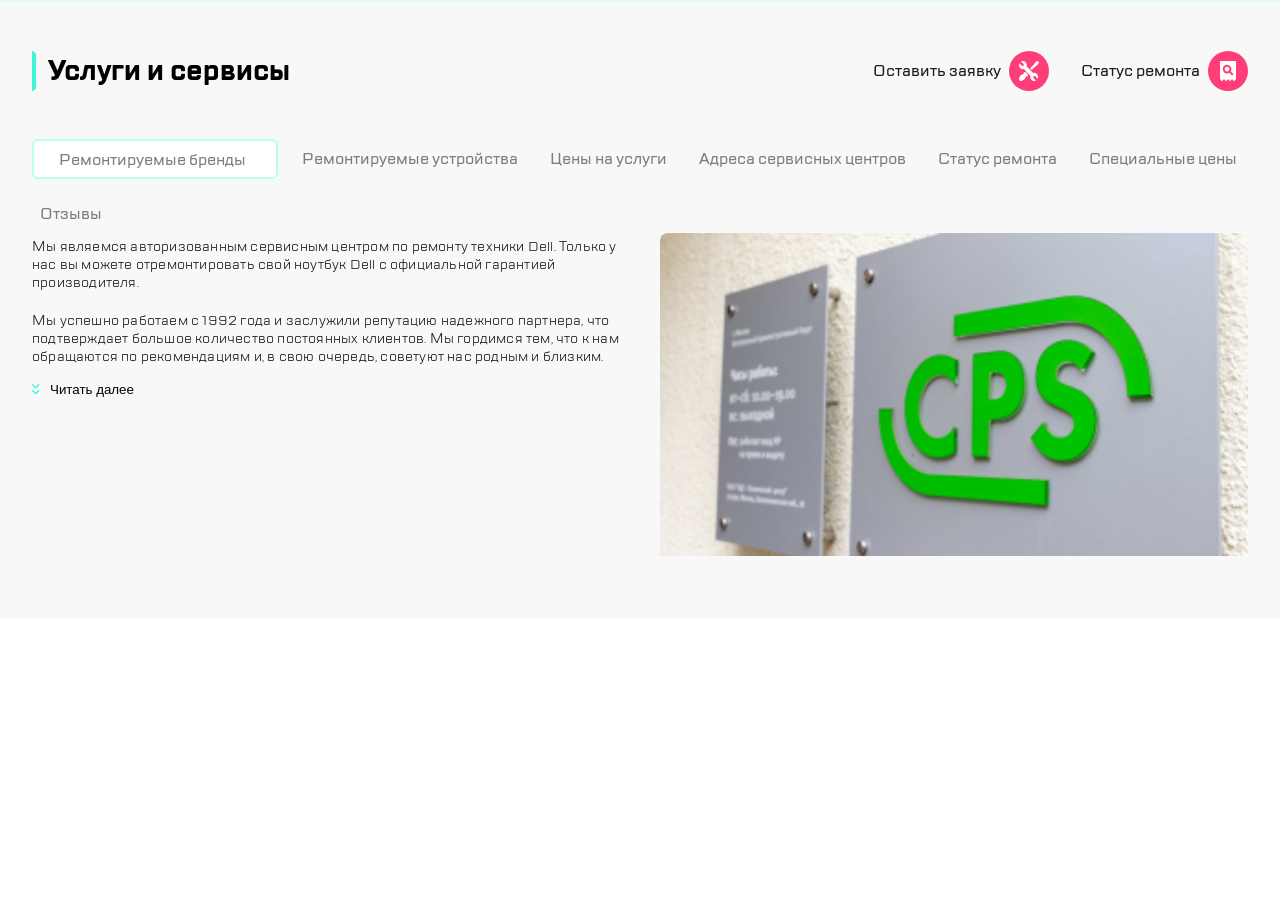
<file: index.html>
<!DOCTYPE html>

<head>
    <meta charset="UTF-8">
    <meta name="viewport" content="width=device-width, initial-scale=1.0">
    <link rel="stylesheet" href="style.css">
    <title>Услуги и сервисы</title>


<body>
    <div class="container">
        <header class="header">
            <div class="header__container">
                <div class="header__container--left">


                    <button class="header__burger-btn">
                        <svg class="img__burger" width="18" height="16" viewBox="0 0 18 16" fill="none"
                            xmlns="http://www.w3.org/2000/svg">
                            <path fill-rule="evenodd" clip-rule="evenodd"
                                d="M0 1C0 0.447715 0.447715 0 1 0H17C17.5523 0 18 0.447715 18 1C18 1.55228 17.5523 2 17 2H1C0.447716 2 0 1.55228 0 1ZM0 8C0 7.44772 0.447715 7 1 7H9C9.55228 7 10 7.44772 10 8C10 8.55229 9.55229 9 9 9H1C0.447715 9 0 8.55229 0 8ZM1 14C0.447715 14 0 14.4477 0 15C0 15.5523 0.447716 16 1 16H13C13.5523 16 14 15.5523 14 15C14 14.4477 13.5523 14 13 14H1Z"
                                fill="white" />
                        </svg>
                    </button>

                    <img class="header__divider header__divider--mobile-only" src="img/divider.png">
                    <img class="header__divider header__divider--desktop-only" src="img/divider.png">

                    <svg class="img__group" width="98" height="52" viewBox="0 0 98 52" fill="none"
                        xmlns="http://www.w3.org/2000/svg">
                        <path fill-rule="evenodd" clip-rule="evenodd"
                            d="M36.0945 0.25C35.5422 0.25 35.0945 0.697715 35.0945 1.25V5.52495C35.0945 6.07724 35.5422 6.52495 36.0945 6.52495H72.4214C82.5484 6.52495 90.5019 14.3216 90.5019 24.4144C90.5019 24.7 90.7334 24.9315 91.0189 24.9315H96.2811C96.5667 24.9315 96.7982 24.7 96.7982 24.4144C96.7982 10.9252 85.9562 0.25 72.4214 0.25H36.0945Z"
                            fill="#6B7B84" stroke="#80949F" stroke-width="0.5" />
                        <path fill-rule="evenodd" clip-rule="evenodd"
                            d="M6.63075 25.3697C6.63075 25.1276 6.43452 24.9314 6.19246 24.9314H0.68829C0.446229 24.9314 0.25 25.1276 0.25 25.3697C0.25 39.0191 10.4732 50.2885 23.6927 51.0261L66.0343 51.0638C66.5869 51.0643 67.0352 50.6165 67.0352 50.0638V45.4842C67.0352 44.9319 66.5875 44.4842 66.0352 44.4842H25.1505C14.9142 44.4559 6.63075 35.9405 6.63075 25.3697Z"
                            fill="#6B7B84" stroke="#80949F" stroke-width="0.5" />
                        <path fill-rule="evenodd" clip-rule="evenodd"
                            d="M27.6654 39.4499C30.4043 39.4499 32.6856 38.9178 34.9388 37.823L35.0944 37.6774V29.843L34.2512 30.9224C32.6288 32.6953 30.4499 33.6712 27.9847 33.6712C23.3931 33.6712 18.7815 30.7033 18.7815 25.0313C18.7815 20.7449 21.962 16.1895 27.8233 16.1895C28.9928 16.1895 31.8369 16.466 34.2471 19.0255L35.0944 20.0692V12.2702L34.9457 12.1228C32.6498 10.9722 30.3082 10.4128 27.6376 10.4128C23.0706 10.4128 19.506 11.6152 16.6678 14.0864C14.8674 15.6352 11.8647 19.106 11.8647 24.9497C11.8647 29.2705 13.4033 32.645 16.6908 35.5718C19.7491 38.2537 23.1402 39.4499 27.6654 39.4499Z"
                            fill="#6B7B84" />
                        <path
                            d="M27.6654 39.4499C30.4043 39.4499 32.6856 38.9178 34.9388 37.823L35.0944 37.6774V29.843L34.2512 30.9224C32.6288 32.6953 30.4499 33.6712 27.9847 33.6712C23.3931 33.6712 18.7815 30.7033 18.7815 25.0313C18.7815 20.7449 21.962 16.1895 27.8233 16.1895C28.9928 16.1895 31.8369 16.466 34.2471 19.0255L35.0944 20.0692V12.2702L34.9457 12.1228C32.6498 10.9722 30.3082 10.4128 27.6376 10.4128C23.0706 10.4128 19.506 11.6152 16.6678 14.0864C14.8674 15.6352 11.8647 19.106 11.8647 24.9497C11.8647 29.2705 13.4033 32.645 16.6908 35.5718C19.7491 38.2537 23.1402 39.4499 27.6654 39.4499"
                            stroke="#80949F" stroke-width="0.5" />
                        <path fill-rule="evenodd" clip-rule="evenodd"
                            d="M47.4352 16.9462H48.7995C50.051 16.9462 51.4773 17.0145 52.5569 17.7503C53.084 18.1269 53.9685 18.9986 53.9685 20.5819C53.9685 21.7519 53.4515 22.8011 52.5974 23.4557C51.5024 24.2505 50.2008 24.205 49.155 24.205H47.4352V16.9462ZM50.5009 29.4753C53.7323 29.4753 56.2617 28.5433 58.0182 26.7873C60.1789 24.631 60.5019 21.6648 60.5019 20.101C60.5019 18.4277 60.1052 15.1641 57.4451 12.801C55.2647 10.8903 52.9381 10.4128 49.6563 10.4128H40.9019V39.4499H47.5604V29.4753H50.5009Z"
                            fill="#6B7B84" />
                        <path
                            d="M47.4352 16.9462V16.6962H47.1852V16.9462H47.4352ZM52.5569 17.7503L52.7022 17.5468L52.6977 17.5437L52.5569 17.7503ZM52.5974 23.4557L52.7443 23.6581L52.7495 23.6541L52.5974 23.4557ZM47.4352 24.205H47.1852V24.455H47.4352V24.205ZM58.0182 26.7873L57.8416 26.6103L57.8415 26.6105L58.0182 26.7873ZM57.4451 12.801L57.6112 12.6141L57.6099 12.6129L57.4451 12.801ZM40.9019 10.4128V10.1628H40.6519V10.4128H40.9019ZM40.9019 39.4499H40.6519V39.6999H40.9019V39.4499ZM47.5604 39.4499V39.6999H47.8104V39.4499H47.5604ZM47.5604 29.4753V29.2253H47.3104V29.4753H47.5604ZM47.4352 17.1962H48.7995V16.6962H47.4352V17.1962ZM48.7995 17.1962C50.0567 17.1962 51.4079 17.2697 52.4161 17.9569L52.6977 17.5437C51.5468 16.7592 50.0452 16.6962 48.7995 16.6962V17.1962ZM52.4116 17.9537C52.8992 18.3021 53.7185 19.1069 53.7185 20.5819H54.2185C54.2185 18.8903 53.2689 17.9517 52.7022 17.5469L52.4116 17.9537ZM53.7185 20.5819C53.7185 21.6779 53.2348 22.6522 52.4453 23.2573L52.7495 23.6541C53.6681 22.95 54.2185 21.826 54.2185 20.5819H53.7185ZM52.4506 23.2534C51.4332 23.9919 50.2212 23.955 49.155 23.955V24.455C50.1805 24.455 51.5716 24.5092 52.7443 23.658L52.4506 23.2534ZM49.155 23.955H47.4352V24.455H49.155V23.955ZM47.6852 24.205V16.9462H47.1852V24.205H47.6852ZM50.5009 29.7253C53.7808 29.7253 56.3803 28.7782 58.195 26.9641L57.8415 26.6105C56.1431 28.3083 53.6838 29.2253 50.5009 29.2253V29.7253ZM58.1948 26.9643C60.4269 24.7368 60.7519 21.6862 60.7519 20.101H60.2519C60.2519 21.6434 59.931 24.5253 57.8416 26.6103L58.1948 26.9643ZM60.7519 20.101C60.7519 18.3996 60.3502 15.0473 57.6112 12.6141L57.2791 12.9879C59.8602 15.2808 60.2519 18.4558 60.2519 20.101H60.7519ZM57.6099 12.6129C55.3639 10.6449 52.9657 10.1628 49.6563 10.1628V10.6628C52.9106 10.6628 55.1654 11.1357 57.2804 12.989L57.6099 12.6129ZM49.6563 10.1628H40.9019V10.6628H49.6563V10.1628ZM40.6519 10.4128V39.4499H41.1519V10.4128H40.6519ZM40.9019 39.6999H47.5604V39.1999H40.9019V39.6999ZM47.8104 39.4499V29.4753H47.3104V39.4499H47.8104ZM47.5604 29.7253H50.5009V29.2253H47.5604V29.7253Z"
                            fill="#80949F" />
                        <path fill-rule="evenodd" clip-rule="evenodd"
                            d="M80.4769 24.1261C79.0293 22.8435 77.0085 22.1 74.715 21.3288C73.0808 20.7601 72.1804 20.4469 71.5802 19.8996C71.1064 19.4974 70.8951 19.0608 70.8951 18.4837C70.8951 17.2196 71.754 15.8688 74.1653 15.8688C75.804 15.8688 77.1761 16.5695 78.2436 17.9505L78.6674 18.4989L82.1837 14.023L81.8631 13.702C79.7126 11.5499 76.8788 10.4128 73.6679 10.4128C67.1896 10.4128 64.2897 14.6274 64.2897 18.8043C64.2897 21.0457 65.089 22.8535 66.6606 24.1749C68.0676 25.3809 69.7835 26.0566 71.4293 26.6081L71.6154 26.6698C73.0769 27.1529 74.5885 27.6529 75.4913 28.4609C76.1194 29.038 76.3993 29.6651 76.3993 30.4942C76.3993 32.3942 74.903 33.6712 72.676 33.6712C70.9156 33.6712 68.5975 32.8083 67.3711 30.3871L67.0503 29.7528L62.6797 33.7985L62.9374 34.1631C64.3319 36.1375 67.4784 39.4499 72.8833 39.4499C78.843 39.4499 83.0056 35.6183 83.0056 30.1326C83.0056 26.9949 81.629 25.1327 80.4769 24.1261Z"
                            fill="#6B7B84" />
                        <path
                            d="M80.4769 24.1261C79.0293 22.8435 77.0085 22.1 74.715 21.3288C73.0808 20.7601 72.1804 20.4469 71.5802 19.8996C71.1064 19.4974 70.8951 19.0608 70.8951 18.4837C70.8951 17.2196 71.754 15.8688 74.1653 15.8688C75.804 15.8688 77.1761 16.5695 78.2436 17.9505L78.6674 18.4989L82.1837 14.023L81.8631 13.702C79.7126 11.5499 76.8788 10.4128 73.6679 10.4128C67.1896 10.4128 64.2897 14.6274 64.2897 18.8043C64.2897 21.0457 65.089 22.8535 66.6606 24.1749C68.0676 25.3809 69.7835 26.0566 71.4293 26.6081L71.6154 26.6698C73.0769 27.1529 74.5885 27.6529 75.4913 28.4609C76.1194 29.038 76.3993 29.6651 76.3993 30.4942C76.3993 32.3942 74.903 33.6712 72.676 33.6712C70.9156 33.6712 68.5975 32.8083 67.3711 30.3871L67.0503 29.7528L62.6797 33.7985L62.9374 34.1631C64.3319 36.1375 67.4784 39.4499 72.8833 39.4499C78.843 39.4499 83.0056 35.6183 83.0056 30.1326C83.0056 26.9949 81.629 25.1327 80.4769 24.1261"
                            stroke="#80949F" stroke-width="0.5" />
                    </svg>
                </div>

                <div class="header__container--right">

                    <div class="header__desktop-group">

                        <button class="header__phone-btn">
                            <svg class="header__phone" width="18" height="18" viewBox="0 0 18 18" fill="none"
                                xmlns="http://www.w3.org/2000/svg">
                                <path fill-rule="evenodd" clip-rule="evenodd"
                                    d="M1.76019 12.25L4.30019 11.96C4.91019 11.89 5.51019 12.1 5.94019 12.53L7.78019 14.37C10.6102 12.93 12.9302 10.62 14.3702 7.78L12.5202 5.93C12.0902 5.5 11.8802 4.9 11.9502 4.29L12.2402 1.77C12.3602 0.76 13.2102 0 14.2302 0H15.9602C17.0902 0 18.0302 0.94 17.9602 2.07C17.4302 10.61 10.6002 17.43 2.07019 17.96C0.940193 18.03 0.00019455 17.09 0.00019455 15.96V14.23C-0.00980568 13.22 0.750193 12.37 1.76019 12.25Z"
                                    fill="white" />
                            </svg>
                        </button>

                        <button class="header__chat-btn">
                            <svg class="header__chat" width="20" height="20" viewBox="0 0 20 20" fill="none"
                                xmlns="http://www.w3.org/2000/svg">
                                <path fill-rule="evenodd" clip-rule="evenodd"
                                    d="M18 0H2C0.9 0 0.01 0.9 0.01 2L0 20L4 15H18C19.1 15 20 14.1 20 13V2C20 0.9 19.1 0 18 0ZM11 11H5C4.45 11 4 10.55 4 10C4 9.45 4.45 9 5 9H11C11.55 9 12 9.45 12 10C12 10.55 11.55 11 11 11ZM15 6H5C4.45 6 4 5.55 4 5C4 4.45 4.45 4 5 4H15C15.55 4 16 4.45 16 5C16 5.55 15.55 6 15 6Z"
                                    fill="white" />
                            </svg>

                        </button>
                        <button class="header__profile-btn">
                            <svg class="header__profile" width="20" height="18" viewBox="0 0 20 18" fill="none"
                                xmlns="http://www.w3.org/2000/svg">
                                <path
                                    d="M10.5 9C12.9853 9 15 6.98528 15 4.5C15 2.01472 12.9853 0 10.5 0C8.01472 0 6 2.01472 6 4.5C6 6.98528 8.01472 9 10.5 9Z"
                                    fill="white" />
                                <path
                                    d="M0.0165859 16.6118C-0.113065 17.3412 0.535191 18 1.33903 18H18.6604C19.4902 18 20.1125 17.3412 19.9829 16.6118C19.2309 12.4 15.0561 10 9.99973 10C4.94333 10 0.768563 12.4 0.0165859 16.6118Z"
                                    fill="white" />
                            </svg>
                        </button>
                        <img class="header__desktop-group--header_icon" src="img/divider.png">

                    </div>


                    <img class="header__divider header__divider--mobile-right" src="img/divider.png">

                    <div class="header__actions">
                        <div class="header__action-item">
                            <div class="header__1120">

                                <button class="header__repair-btn">
                                    <svg class="header__repair" width="20" height="20" viewBox="0 0 20 20" fill="none"
                                        xmlns="http://www.w3.org/2000/svg">
                                        <path
                                            d="M8.25807 13.4583L8.66685 13.0494L6.94998 11.3322L6.54121 11.7411L6.33682 11.5367C6.0098 11.1687 5.68278 10.9643 5.35575 11.0052C5.11049 11.0052 4.9061 11.1687 4.74259 11.414C4.49732 11.8229 4.61996 12.2726 4.66083 12.5588C4.66083 12.6406 4.70171 12.6815 4.70171 12.7632C4.70171 12.8859 4.70171 13.0494 4.41557 13.0903C4.00679 13.213 3.47538 13.3356 2.94397 13.6218C2.20817 14.0307 1.71764 14.3987 1.4315 14.7666C-0.0809772 16.7291 0.000778159 18.4055 0.000778159 18.4872C0.000778159 18.6099 0.0416558 18.6917 0.123411 18.7325L1.22711 19.8773C1.30886 19.9591 1.39062 20 1.47237 20C1.47237 20 1.51325 20 1.59501 20C2.00378 20 3.47538 19.9182 5.19224 18.569C5.56014 18.2828 5.92804 17.7922 6.33682 17.0562C6.62296 16.5656 6.78647 16.0341 6.86823 15.5844C6.94998 15.2982 7.07262 15.2982 7.19525 15.2982C7.23613 15.2982 7.31788 15.339 7.39964 15.339C7.56315 15.3799 7.72666 15.4208 7.93105 15.4208C8.13544 15.4208 8.33983 15.3799 8.54421 15.2573C8.78948 15.0937 8.95299 14.8893 8.99387 14.644C9.03475 14.3169 8.87123 13.9898 8.50334 13.7036L8.25807 13.4583Z"
                                            fill="white" />
                                        <path
                                            d="M16.884 4.87841L18.0188 4.32603C18.0609 4.28354 18.1449 4.24105 18.1869 4.19856L19.9101 1.86157C20.0362 1.69161 20.0362 1.43667 19.8681 1.3092L18.6913 0.119458C18.5652 -0.00801422 18.313 -0.0505049 18.1449 0.076967L15.8333 1.81908C15.7913 1.86157 15.7493 1.90406 15.7072 1.98905L15.1609 3.13629L11 7.21539L12.7652 9L16.884 4.87841Z"
                                            fill="white" />
                                        <path
                                            d="M17.8527 13.0448C16.8636 12.0036 15.4393 11.6288 14.0941 12.0036L7.64527 5.17331C7.72439 4.79848 7.76396 4.46529 7.76396 4.09046C7.76396 3.04926 7.36832 2.00806 6.61661 1.21675C5.58796 0.0922529 4.04498 -0.282579 2.6207 0.217197C2.54157 0.258845 2.42288 0.383789 2.38331 0.550381C2.38331 0.675325 2.42288 0.800269 2.50201 0.925213L4.44062 2.96597C4.87582 3.42409 4.87582 4.21541 4.44062 4.67353C4.00542 5.13166 3.25371 5.13166 2.81851 4.67353L0.8799 2.63278C0.76121 2.54949 0.642519 2.50784 0.484265 2.54949C0.365574 2.54949 0.246884 2.67443 0.20732 2.79937C-0.267442 4.25705 0.0886295 5.88133 1.11728 6.96417C1.82943 7.75549 2.85808 8.17197 3.88673 8.17197C4.20324 8.17197 4.55931 8.13032 4.87582 8.04702L11.3642 14.8773C11.0082 16.2933 11.4038 17.7927 12.3533 18.8339C13.105 19.6252 14.0546 20 15.0832 20C15.5184 20 15.914 19.9167 16.3492 19.7918C16.4679 19.7501 16.5866 19.6252 16.6262 19.5002C16.6658 19.3753 16.6262 19.2087 16.5075 19.1254L14.5689 17.0846C14.3711 16.8764 14.2128 16.5432 14.2128 16.21C14.2128 15.8768 14.3315 15.5853 14.5689 15.3354C14.8063 15.0855 15.0832 14.9606 15.3997 14.9606C15.7162 14.9606 15.9932 15.0855 16.2306 15.3354L18.1692 17.3762C18.2879 17.4595 18.4065 17.5011 18.5252 17.5011C18.6439 17.4595 18.7626 17.3762 18.8022 17.2512C18.9209 16.8348 19 16.3766 19 15.9185C19 14.8356 18.6044 13.7944 17.8527 13.0448Z"
                                            fill="white" />
                                    </svg>
                                </button>

                                <span class="header__action-text">Оставить заявку</span>
                            </div>
                            <div class="header__action-item">
                                <button class="header__check-btn">
                                    <svg class="header__check" width="16" height="20" viewBox="0 0 16 20" fill="none"
                                        xmlns="http://www.w3.org/2000/svg">
                                        <path fill-rule="evenodd" clip-rule="evenodd"
                                            d="M0 1C0 0.447715 0.447715 0 1 0H15C15.5523 0 16 0.447716 16 1V18.5C15.1716 18.5 14.5001 19.1715 14.5 19.9999H13.5C13.4999 19.1715 12.8284 18.5 12 18.5C11.1716 18.5 10.5001 19.1715 10.5 19.9999H9.5C9.49994 19.1715 8.82839 18.5 8 18.5C7.17161 18.5 6.50006 19.1715 6.5 19.9999H5.5C5.49994 19.1715 4.82839 18.5 4 18.5C3.17161 18.5 2.50006 19.1715 2.5 19.9999H1.5C1.49994 19.1715 0.828392 18.5 0 18.5V1ZM9.41635 11.7884C8.55361 12.3444 7.47039 12.5936 6.32965 12.3827C4.52748 12.0472 3.08957 10.5327 2.85951 8.71142C2.49524 5.82612 4.94926 3.42012 7.85383 3.88023C9.656 4.1678 11.1035 5.644 11.4007 7.43652C11.5828 8.54846 11.324 9.57413 10.7872 10.4273L12.8961 12.5265C13.2699 12.9004 13.2699 13.5138 12.8961 13.8877C12.5126 14.2711 11.8991 14.2711 11.5253 13.8973L9.41635 11.7884ZM4.70588 8.05882C4.70588 6.76 5.76 5.70588 7.05882 5.70588C8.35765 5.70588 9.41177 6.76 9.41177 8.05882C9.41177 9.35765 8.35765 10.4118 7.05882 10.4118C5.76 10.4118 4.70588 9.35765 4.70588 8.05882Z"
                                            fill="white" />
                                    </svg>
                                </button>
                                <span class="header__action-text">Статус ремонта</span>
                            </div>
                        </div>
                    </div>


                </div>

        </header>
        <img class="header__shadow" src="img/shadow.png">

        <main class="services">
            <div class="services__container">
                <div class="services__title">

                    <img class="services__highlight" src="img/highlight.png">
                    <h1 class="services__title-name"> Услуги и сервисы</h1>


                    <div class="services__desktop-actions">
                        <div class="header__action-item">
                            <span class="header__action-text">Оставить заявку</span>
                            <button class="header__repair-btn">
                                <svg class="header__repair" width="20" height="20" viewBox="0 0 20 20" fill="none"
                                    xmlns="http://www.w3.org/2000/svg">
                                    <path
                                        d="M8.25807 13.4583L8.66685 13.0494L6.94998 11.3322L6.54121 11.7411L6.33682 11.5367C6.0098 11.1687 5.68278 10.9643 5.35575 11.0052C5.11049 11.0052 4.9061 11.1687 4.74259 11.414C4.49732 11.8229 4.61996 12.2726 4.66083 12.5588C4.66083 12.6406 4.70171 12.6815 4.70171 12.7632C4.70171 12.8859 4.70171 13.0494 4.41557 13.0903C4.00679 13.213 3.47538 13.3356 2.94397 13.6218C2.20817 14.0307 1.71764 14.3987 1.4315 14.7666C-0.0809772 16.7291 0.000778159 18.4055 0.000778159 18.4872C0.000778159 18.6099 0.0416558 18.6917 0.123411 18.7325L1.22711 19.8773C1.30886 19.9591 1.39062 20 1.47237 20C1.47237 20 1.51325 20 1.59501 20C2.00378 20 3.47538 19.9182 5.19224 18.569C5.56014 18.2828 5.92804 17.7922 6.33682 17.0562C6.62296 16.5656 6.78647 16.0341 6.86823 15.5844C6.94998 15.2982 7.07262 15.2982 7.19525 15.2982C7.23613 15.2982 7.31788 15.339 7.39964 15.339C7.56315 15.3799 7.72666 15.4208 7.93105 15.4208C8.13544 15.4208 8.33983 15.3799 8.54421 15.2573C8.78948 15.0937 8.95299 14.8893 8.99387 14.644C9.03475 14.3169 8.87123 13.9898 8.50334 13.7036L8.25807 13.4583Z"
                                        fill="white" />
                                    <path
                                        d="M16.884 4.87841L18.0188 4.32603C18.0609 4.28354 18.1449 4.24105 18.1869 4.19856L19.9101 1.86157C20.0362 1.69161 20.0362 1.43667 19.8681 1.3092L18.6913 0.119458C18.5652 -0.00801422 18.313 -0.0505049 18.1449 0.076967L15.8333 1.81908C15.7913 1.86157 15.7493 1.90406 15.7072 1.98905L15.1609 3.13629L11 7.21539L12.7652 9L16.884 4.87841Z"
                                        fill="white" />
                                    <path
                                        d="M17.8527 13.0448C16.8636 12.0036 15.4393 11.6288 14.0941 12.0036L7.64527 5.17331C7.72439 4.79848 7.76396 4.46529 7.76396 4.09046C7.76396 3.04926 7.36832 2.00806 6.61661 1.21675C5.58796 0.0922529 4.04498 -0.282579 2.6207 0.217197C2.54157 0.258845 2.42288 0.383789 2.38331 0.550381C2.38331 0.675325 2.42288 0.800269 2.50201 0.925213L4.44062 2.96597C4.87582 3.42409 4.87582 4.21541 4.44062 4.67353C4.00542 5.13166 3.25371 5.13166 2.81851 4.67353L0.8799 2.63278C0.76121 2.54949 0.642519 2.50784 0.484265 2.54949C0.365574 2.54949 0.246884 2.67443 0.20732 2.79937C-0.267442 4.25705 0.0886295 5.88133 1.11728 6.96417C1.82943 7.75549 2.85808 8.17197 3.88673 8.17197C4.20324 8.17197 4.55931 8.13032 4.87582 8.04702L11.3642 14.8773C11.0082 16.2933 11.4038 17.7927 12.3533 18.8339C13.105 19.6252 14.0546 20 15.0832 20C15.5184 20 15.914 19.9167 16.3492 19.7918C16.4679 19.7501 16.5866 19.6252 16.6262 19.5002C16.6658 19.3753 16.6262 19.2087 16.5075 19.1254L14.5689 17.0846C14.3711 16.8764 14.2128 16.5432 14.2128 16.21C14.2128 15.8768 14.3315 15.5853 14.5689 15.3354C14.8063 15.0855 15.0832 14.9606 15.3997 14.9606C15.7162 14.9606 15.9932 15.0855 16.2306 15.3354L18.1692 17.3762C18.2879 17.4595 18.4065 17.5011 18.5252 17.5011C18.6439 17.4595 18.7626 17.3762 18.8022 17.2512C18.9209 16.8348 19 16.3766 19 15.9185C19 14.8356 18.6044 13.7944 17.8527 13.0448Z"
                                        fill="white" />

                                </svg>
                            </button>

                        </div>
                        <div class="header__action-item">
                            <span class="header__action-text">Статус ремонта</span>
                            <button class="header__check-btn">
                                <svg class="header__check" width="16" height="20" viewBox="0 0 16 20" fill="none"
                                    xmlns="http://www.w3.org/2000/svg">
                                    <path fill-rule="evenodd" clip-rule="evenodd"
                                        d="M0 1C0 0.447715 0.447715 0 1 0H15C15.5523 0 16 0.447716 16 1V18.5C15.1716 18.5 14.5001 19.1715 14.5 19.9999H13.5C13.4999 19.1715 12.8284 18.5 12 18.5C11.1716 18.5 10.5001 19.1715 10.5 19.9999H9.5C9.49994 19.1715 8.82839 18.5 8 18.5C7.17161 18.5 6.50006 19.1715 6.5 19.9999H5.5C5.49994 19.1715 4.82839 18.5 4 18.5C3.17161 18.5 2.50006 19.1715 2.5 19.9999H1.5C1.49994 19.1715 0.828392 18.5 0 18.5V1ZM9.41635 11.7884C8.55361 12.3444 7.47039 12.5936 6.32965 12.3827C4.52748 12.0472 3.08957 10.5327 2.85951 8.71142C2.49524 5.82612 4.94926 3.42012 7.85383 3.88023C9.656 4.1678 11.1035 5.644 11.4007 7.43652C11.5828 8.54846 11.324 9.57413 10.7872 10.4273L12.8961 12.5265C13.2699 12.9004 13.2699 13.5138 12.8961 13.8877C12.5126 14.2711 11.8991 14.2711 11.5253 13.8973L9.41635 11.7884ZM4.70588 8.05882C4.70588 6.76 5.76 5.70588 7.05882 5.70588C8.35765 5.70588 9.41177 6.76 9.41177 8.05882C9.41177 9.35765 8.35765 10.4118 7.05882 10.4118C5.76 10.4118 4.70588 9.35765 4.70588 8.05882Z"
                                        fill="white" />
                                </svg>
                            </button>

                        </div>
                    </div>
                </div>

                <nav class="services__nav">

                    <ul class="menu menu__1">
                        <li class="menu__item">Ремонтируемые бренды</li>
                        <li class="menu__item">Ремонтируемые устройства</li>
                        <li class="menu__item">Цены на услуги</li>
                        <li class="menu__item">Адреса сервисных центров</li>
                        <li class="menu__item">Статус ремонта</li>
                        <li class="menu__item">Специальные цены</li>
                        <li class="menu__item">Отзывы</li>
                    </ul>
                </nav>

                <div class="services__info">
                    <div class="services__text1">
                        <p class="services__text">
                            Мы являемся авторизованным сервисным центром по ремонту техники Dell.
                            Только у нас вы можете отремонтировать свой ноутбук Dell
                            с официальной гарантией производителя.
                        </p>

                        <p class="services__text services__text--desktop-only">
                            Мы успешно работаем с 1992 года и заслужили репутацию надежного партнера</p>
                        <div class="services__text--desktop2">Мы успешно работаем с 1992 года и заслужили репутацию
                            надежного партнера,
                            что подтверждает большое количество постоянных клиентов. Мы гордимся тем,
                            что к нам обращаются по рекомендациям и, в свою очередь, советуют нас
                            родным и близким.</div>

                    </div>

                    <div class="more">
                        <button class="more__readmore">
                            <svg class="more__img" width="8" height="11" viewBox="0 0 8 11" fill="none"
                                xmlns="http://www.w3.org/2000/svg">
                                <path fill-rule="evenodd" clip-rule="evenodd"
                                    d="M6.20711 0.207107L3.70711 2.70711L1.20711 0.207107C0.930965 -0.0690356 0.483249 -0.0690356 0.207107 0.207107C-0.0690355 0.483249 -0.0690357 0.930964 0.207107 1.20711L3 4C3.39052 4.39052 4.02369 4.39052 4.41421 4L7.20711 1.20711C7.48325 0.930964 7.48325 0.483249 7.20711 0.207107C6.93096 -0.0690356 6.48325 -0.0690354 6.20711 0.207107ZM6.20711 6.20711L3.70711 8.70711L1.20711 6.20711C0.930965 5.93096 0.483249 5.93096 0.207107 6.20711C-0.0690355 6.48325 -0.0690357 6.93096 0.207107 7.20711L3 10C3.39052 10.3905 4.02369 10.3905 4.41421 10L7.20711 7.20711C7.48325 6.93096 7.48325 6.48325 7.20711 6.20711C6.93096 5.93096 6.48325 5.93096 6.20711 6.20711Z"
                                    fill="#41F6D7" />
                            </svg>

                            <span>Читать далее</span>
                        </button>
                    </div>
                    <div class="services__image">
                        <img class="services__img" src="img/Picture Copy.png">
                    </div>
                </div>
            </div>
        </main>
    </div>
</body>
</file>
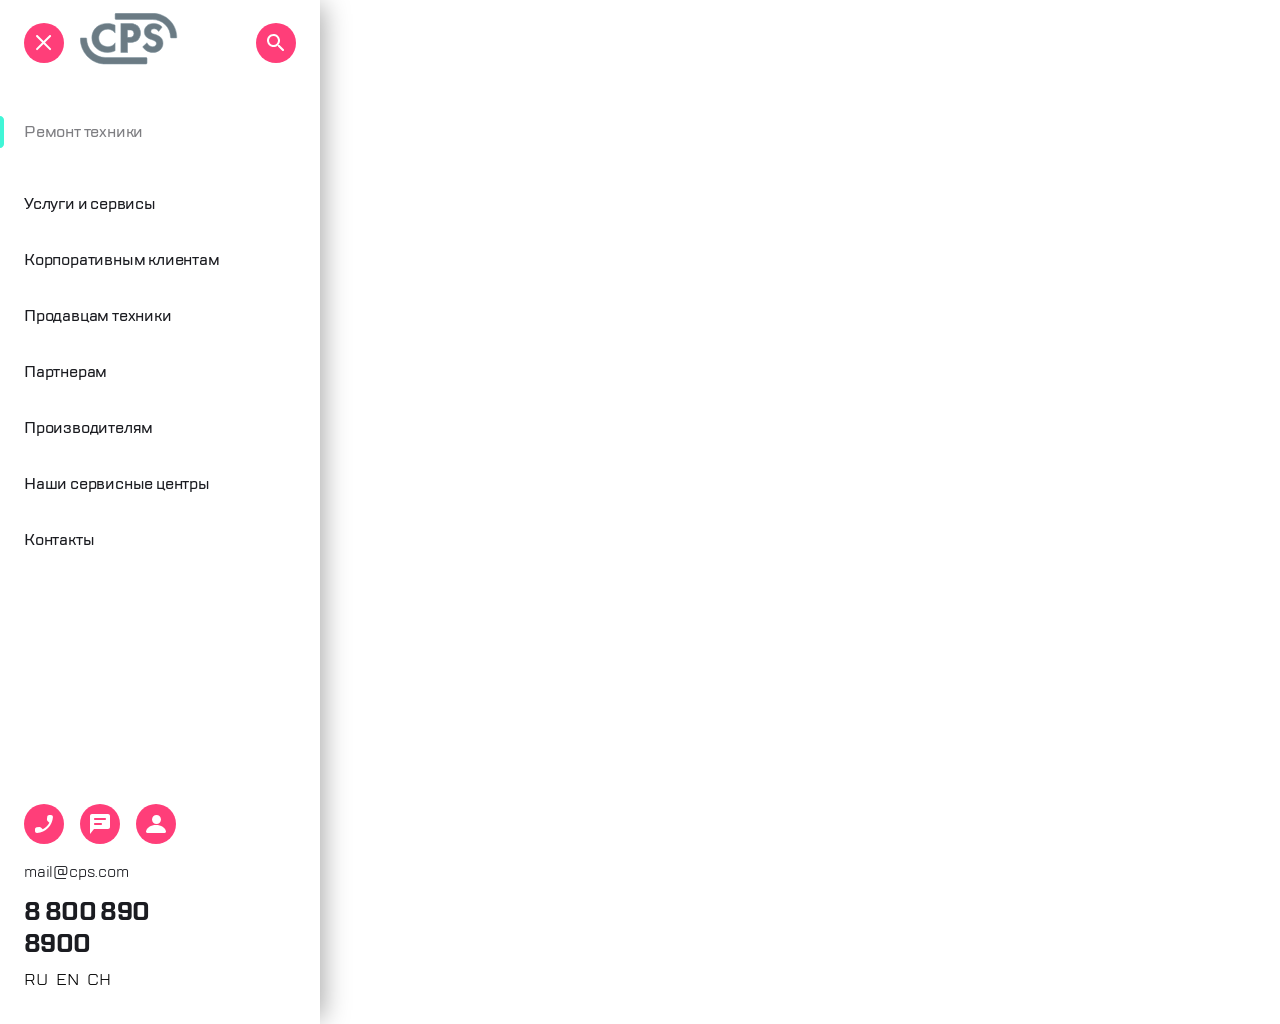
<file: index2.html>
<!DOCTYPE html>
<html lang="en">

<head>
    <meta charset="UTF-8">
    <meta name="viewport" content="width=device-width, initial-scale=1.0">
    <link rel="stylesheet" href="style2.css">
    <title>CPS</title>
</head>

<body>
    <div class="all">
        <header>

            <!-- кнопки шапки -->

            <button class="header__burger-btn">
                <svg width="16" height="16" viewBox="0 0 17 17" fill="none" xmlns="http://www.w3.org/2000/svg">
                    <path fill-rule="evenodd" clip-rule="evenodd"
                        d="M1.82937 0.292761C1.43884 -0.0977629 0.805678 -0.0977632 0.415154 0.292761L0.293005 0.41491C-0.0975189 0.805434 -0.0975181 1.4386 0.293006 1.82912L6.49953 8.03564L0.293006 14.2422C-0.097518 14.6327 -0.0975189 15.2659 0.293005 15.6564L0.415154 15.7785C0.805678 16.1691 1.43884 16.1691 1.82937 15.7785L8.03589 9.57201L14.2424 15.7785C14.6329 16.1691 15.2661 16.1691 15.6566 15.7785L15.7788 15.6564C16.1693 15.2659 16.1693 14.6327 15.7788 14.2422L9.57225 8.03564L15.7788 1.82912C16.1693 1.4386 16.1693 0.805434 15.7788 0.41491L15.6566 0.292761C15.2661 -0.0977632 14.6329 -0.0977629 14.2424 0.292761L8.03589 6.49928L1.82937 0.292761Z"
                        fill="white" />
                </svg>
            </button>
            <div class="page">
                <div class="header__cps-name"><svg width="98" height="52" viewBox="0 0 98 52" fill="none"
                        xmlns="http://www.w3.org/2000/svg">
                        <path fill-rule="evenodd" clip-rule="evenodd"
                            d="M36.0945 0.25C35.5422 0.25 35.0945 0.697715 35.0945 1.25V5.52495C35.0945 6.07724 35.5422 6.52495 36.0945 6.52495H72.4214C82.5484 6.52495 90.5019 14.3216 90.5019 24.4144C90.5019 24.7 90.7334 24.9315 91.0189 24.9315H96.2811C96.5667 24.9315 96.7982 24.7 96.7982 24.4144C96.7982 10.9252 85.9562 0.25 72.4214 0.25H36.0945Z"
                            fill="#6B7B84" stroke="#80949F" stroke-width="0.5" />
                        <path fill-rule="evenodd" clip-rule="evenodd"
                            d="M6.63075 25.3699C6.63075 25.1279 6.43452 24.9316 6.19246 24.9316H0.68829C0.446229 24.9316 0.25 25.1279 0.25 25.3699C0.25 39.0193 10.4732 50.2888 23.6927 51.0263L66.0343 51.0641C66.5869 51.0646 67.0352 50.6167 67.0352 50.0641V45.4845C67.0352 44.9322 66.5875 44.4845 66.0352 44.4845H25.1505C14.9142 44.4561 6.63075 35.9408 6.63075 25.3699Z"
                            fill="#6B7B84" stroke="#80949F" stroke-width="0.5" />
                        <path fill-rule="evenodd" clip-rule="evenodd"
                            d="M27.6654 39.4501C30.4043 39.4501 32.6856 38.918 34.9388 37.8232L35.0944 37.6777V29.8432L34.2512 30.9226C32.6288 32.6955 30.4499 33.6714 27.9847 33.6714C23.3931 33.6714 18.7815 30.7036 18.7815 25.0315C18.7815 20.7452 21.962 16.1897 27.8233 16.1897C28.9928 16.1897 31.8369 16.4662 34.2471 19.0257L35.0944 20.0694V12.2705L34.9457 12.123C32.6498 10.9724 30.3082 10.4131 27.6376 10.4131C23.0706 10.4131 19.506 11.6154 16.6678 14.0867C14.8674 15.6354 11.8647 19.1062 11.8647 24.95C11.8647 29.2708 13.4033 32.6452 16.6908 35.5721C19.7491 38.2539 23.1402 39.4501 27.6654 39.4501Z"
                            fill="#6B7B84" />
                        <path
                            d="M27.6654 39.4501C30.4043 39.4501 32.6856 38.918 34.9388 37.8232L35.0944 37.6777V29.8432L34.2512 30.9226C32.6288 32.6955 30.4499 33.6714 27.9847 33.6714C23.3931 33.6714 18.7815 30.7036 18.7815 25.0315C18.7815 20.7452 21.962 16.1897 27.8233 16.1897C28.9928 16.1897 31.8369 16.4662 34.2471 19.0257L35.0944 20.0694V12.2705L34.9457 12.123C32.6498 10.9724 30.3082 10.4131 27.6376 10.4131C23.0706 10.4131 19.506 11.6154 16.6678 14.0867C14.8674 15.6354 11.8647 19.1062 11.8647 24.95C11.8647 29.2708 13.4033 32.6452 16.6908 35.5721C19.7491 38.2539 23.1402 39.4501 27.6654 39.4501"
                            stroke="#80949F" stroke-width="0.5" />
                        <path fill-rule="evenodd" clip-rule="evenodd"
                            d="M47.4352 16.9464H48.7995C50.051 16.9464 51.4773 17.0147 52.5569 17.7506C53.084 18.1271 53.9685 18.9988 53.9685 20.5822C53.9685 21.7522 53.4515 22.8013 52.5974 23.456C51.5024 24.2508 50.2008 24.2052 49.155 24.2052H47.4352V16.9464ZM50.5009 29.4756C53.7323 29.4756 56.2617 28.5435 58.0182 26.7875C60.1789 24.6313 60.5019 21.665 60.5019 20.1013C60.5019 18.428 60.1052 15.1643 57.4451 12.8012C55.2647 10.8905 52.9381 10.4131 49.6563 10.4131H40.9019V39.4501H47.5604V29.4756H50.5009Z"
                            fill="#6B7B84" />
                        <path
                            d="M47.4352 16.9464V16.6964H47.1852V16.9464H47.4352ZM52.5569 17.7506L52.7022 17.5471L52.6977 17.544L52.5569 17.7506ZM52.5974 23.456L52.7443 23.6583L52.7495 23.6544L52.5974 23.456ZM47.4352 24.2052H47.1852V24.4552H47.4352V24.2052ZM58.0182 26.7875L57.8416 26.6106L57.8415 26.6107L58.0182 26.7875ZM57.4451 12.8012L57.6112 12.6143L57.6099 12.6132L57.4451 12.8012ZM40.9019 10.4131V10.1631H40.6519V10.4131H40.9019ZM40.9019 39.4501H40.6519V39.7001H40.9019V39.4501ZM47.5604 39.4501V39.7001H47.8104V39.4501H47.5604ZM47.5604 29.4756V29.2256H47.3104V29.4756H47.5604ZM47.4352 17.1964H48.7995V16.6964H47.4352V17.1964ZM48.7995 17.1964C50.0567 17.1964 51.4079 17.2699 52.4161 17.9571L52.6977 17.544C51.5468 16.7595 50.0452 16.6964 48.7995 16.6964V17.1964ZM52.4116 17.954C52.8992 18.3023 53.7185 19.1071 53.7185 20.5822H54.2185C54.2185 18.8906 53.2689 17.9519 52.7022 17.5471L52.4116 17.954ZM53.7185 20.5822C53.7185 21.6781 53.2348 22.6524 52.4453 23.2575L52.7495 23.6544C53.6681 22.9502 54.2185 21.8263 54.2185 20.5822H53.7185ZM52.4506 23.2536C51.4332 23.9921 50.2212 23.9552 49.155 23.9552V24.4552C50.1805 24.4552 51.5716 24.5095 52.7443 23.6583L52.4506 23.2536ZM49.155 23.9552H47.4352V24.4552H49.155V23.9552ZM47.6852 24.2052V16.9464H47.1852V24.2052H47.6852ZM50.5009 29.7256C53.7808 29.7256 56.3803 28.7784 58.195 26.9643L57.8415 26.6107C56.1431 28.3086 53.6838 29.2256 50.5009 29.2256V29.7256ZM58.1948 26.9645C60.4269 24.737 60.7519 21.6865 60.7519 20.1013H60.2519C60.2519 21.6436 59.931 24.5255 57.8416 26.6106L58.1948 26.9645ZM60.7519 20.1013C60.7519 18.3999 60.3502 15.0475 57.6112 12.6143L57.2791 12.9881C59.8602 15.2811 60.2519 18.4561 60.2519 20.1013H60.7519ZM57.6099 12.6132C55.3639 10.6451 52.9657 10.1631 49.6563 10.1631V10.6631C52.9106 10.6631 55.1654 11.136 57.2804 12.9892L57.6099 12.6132ZM49.6563 10.1631H40.9019V10.6631H49.6563V10.1631ZM40.6519 10.4131V39.4501H41.1519V10.4131H40.6519ZM40.9019 39.7001H47.5604V39.2001H40.9019V39.7001ZM47.8104 39.4501V29.4756H47.3104V39.4501H47.8104ZM47.5604 29.7256H50.5009V29.2256H47.5604V29.7256Z"
                            fill="#80949F" />
                        <path fill-rule="evenodd" clip-rule="evenodd"
                            d="M80.4769 24.1264C79.0293 22.8438 77.0085 22.1002 74.715 21.329C73.0808 20.7604 72.1804 20.4471 71.5802 19.8998C71.1064 19.4976 70.8951 19.061 70.8951 18.4839C70.8951 17.2199 71.754 15.869 74.1653 15.869C75.804 15.869 77.1761 16.5697 78.2436 17.9508L78.6674 18.4991L82.1837 14.0233L81.8631 13.7022C79.7126 11.5502 76.8788 10.4131 73.6679 10.4131C67.1896 10.4131 64.2897 14.6276 64.2897 18.8046C64.2897 21.046 65.089 22.8537 66.6606 24.1752C68.0676 25.3811 69.7835 26.0568 71.4293 26.6084L71.6154 26.6701C73.0769 27.1532 74.5885 27.6531 75.4913 28.4611C76.1194 29.0382 76.3993 29.6654 76.3993 30.4944C76.3993 32.3945 74.903 33.6714 72.676 33.6714C70.9156 33.6714 68.5975 32.8085 67.3711 30.3874L67.0503 29.753L62.6797 33.7988L62.9374 34.1634C64.3319 36.1378 67.4784 39.4501 72.8833 39.4501C78.843 39.4501 83.0056 35.6186 83.0056 30.1328C83.0056 26.9951 81.629 25.1329 80.4769 24.1264Z"
                            fill="#6B7B84" />
                        <path
                            d="M80.4769 24.1264C79.0293 22.8438 77.0085 22.1002 74.715 21.329C73.0808 20.7604 72.1804 20.4471 71.5802 19.8998C71.1064 19.4976 70.8951 19.061 70.8951 18.4839C70.8951 17.2199 71.754 15.869 74.1653 15.869C75.804 15.869 77.1761 16.5697 78.2436 17.9508L78.6674 18.4991L82.1837 14.0233L81.8631 13.7022C79.7126 11.5502 76.8788 10.4131 73.6679 10.4131C67.1896 10.4131 64.2897 14.6276 64.2897 18.8046C64.2897 21.046 65.089 22.8537 66.6606 24.1752C68.0676 25.3811 69.7835 26.0568 71.4293 26.6084L71.6154 26.6701C73.0769 27.1532 74.5885 27.6531 75.4913 28.4611C76.1194 29.0382 76.3993 29.6654 76.3993 30.4944C76.3993 32.3945 74.903 33.6714 72.676 33.6714C70.9156 33.6714 68.5975 32.8085 67.3711 30.3874L67.0503 29.753L62.6797 33.7988L62.9374 34.1634C64.3319 36.1378 67.4784 39.4501 72.8833 39.4501C78.843 39.4501 83.0056 35.6186 83.0056 30.1328C83.0056 26.9951 81.629 25.1329 80.4769 24.1264"
                            stroke="#80949F" stroke-width="0.5" />
                    </svg>
                </div>
                <button class="header__btn-search"><svg width="18" height="18" viewBox="0 0 18 18" fill="none"
                        xmlns="http://www.w3.org/2000/svg">
                        <path fill-rule="evenodd" clip-rule="evenodd"
                            d="M12.5006 11.0006H11.7106L11.4306 10.7306C12.6306 9.33063 13.2506 7.42063 12.9106 5.39063C12.4406 2.61063 10.1206 0.390626 7.32063 0.0506256C3.09063 -0.469374 -0.469374 3.09063 0.0506256 7.32063C0.390626 10.1206 2.61063 12.4406 5.39063 12.9106C7.42063 13.2506 9.33063 12.6306 10.7306 11.4306L11.0006 11.7106V12.5006L15.2606 16.7506C15.6706 17.1606 16.3306 17.1606 16.7406 16.7506L16.7506 16.7406C17.1606 16.3306 17.1606 15.6706 16.7506 15.2606L12.5006 11.0006ZM6.50063 11.0006C4.01063 11.0006 2.00063 8.99063 2.00063 6.50063C2.00063 4.01063 4.01063 2.00063 6.50063 2.00063C8.99063 2.00063 11.0006 4.01063 11.0006 6.50063C11.0006 8.99063 8.99063 11.0006 6.50063 11.0006Z"
                            fill="white" />
                    </svg>
                </button>
            </div>
        </header>


        <main>
            <div class="main__highlight"><svg width="4" height="32" viewBox="0 0 4 32" fill="none"
                    xmlns="http://www.w3.org/2000/svg">
                    <path fill-rule="evenodd" clip-rule="evenodd"
                        d="M4 4C4 1.79086 2.20914 0 0 0V32C2.20914 32 4 30.2091 4 28V4Z" fill="#41F6D7" />
                </svg>
            </div>



            <span class="main__title">Ремонт техники</span>



            <ul class="main__menu">
                <li><a href="#">Услуги и сервисы</a></li>
                <li><a href="#">Корпоративным клиентам</a></li>
                <li><a href="#">Продавцам техники</a></li>
                <li><a href="#">Партнерам</a></li>
                <li><a href="#">Производителям</a></li>
                <li><a href="#">Наши сервисные центры</a></li>
                <li><a href="#">Контакты</a></li>
            </ul>
    </div>
    </main>


    <!-- кнопки подвала -->
    <footer>
        <button class="footer__btn-phone"><svg width="18" height="18" viewBox="0 0 18 18" fill="none"
                xmlns="http://www.w3.org/2000/svg">
                <path fill-rule="evenodd" clip-rule="evenodd"
                    d="M1.76019 12.25L4.30019 11.96C4.91019 11.89 5.51019 12.1 5.94019 12.53L7.78019 14.37C10.6102 12.93 12.9302 10.62 14.3702 7.78L12.5202 5.93C12.0902 5.5 11.8802 4.9 11.9502 4.29L12.2402 1.77C12.3602 0.76 13.2102 0 14.2302 0H15.9602C17.0902 0 18.0302 0.94 17.9602 2.07C17.4302 10.61 10.6002 17.43 2.07019 17.96C0.940193 18.03 0.00019455 17.09 0.00019455 15.96V14.23C-0.00980568 13.22 0.750193 12.37 1.76019 12.25Z"
                    fill="white" />
            </svg>
        </button>
        <button class="footer__btn-chat"> <svg width="20" height="20" viewBox="0 0 20 20" fill="none"
                xmlns="http://www.w3.org/2000/svg">
                <path fill-rule="evenodd" clip-rule="evenodd"
                    d="M18 0H2C0.9 0 0.01 0.9 0.01 2L0 20L4 15H18C19.1 15 20 14.1 20 13V2C20 0.9 19.1 0 18 0ZM11 11H5C4.45 11 4 10.55 4 10C4 9.45 4.45 9 5 9H11C11.55 9 12 9.45 12 10C12 10.55 11.55 11 11 11ZM15 6H5C4.45 6 4 5.55 4 5C4 4.45 4.45 4 5 4H15C15.55 4 16 4.45 16 5C16 5.55 15.55 6 15 6Z"
                    fill="white" />
            </svg>
        </button>
        <button class="footer__btn-profile"><svg width="20" height="19" viewBox="0 0 20 19" fill="none"
                xmlns="http://www.w3.org/2000/svg">
                <path
                    d="M10.5 9C12.9853 9 15 6.98528 15 4.5C15 2.01472 12.9853 0 10.5 0C8.01472 0 6 2.01472 6 4.5C6 6.98528 8.01472 9 10.5 9Z"
                    fill="white" />
                <path
                    d="M0.0165859 16.6118C-0.113065 17.3412 0.535191 18 1.33903 18H18.6604C19.4902 18 20.1125 17.3412 19.9829 16.6118C19.2309 12.4 15.0561 10 9.99973 10C4.94333 10 0.768563 12.4 0.0165859 16.6118Z"
                    fill="white" />
            </svg>
        </button>


        <!-- контакты -->
        <a href="mailto:mail@cps.com" class="footer__email">mail@cps.com</a>
        <a href="tel:+78008908900" class="footer__number">8 800 890 8900</a>
        <span class="footer_lang footer__lang-ru">RU</span>
        <span class="footer_lang footer__lang-en">EN</span>
        <span class="footer_lang footer__lang-ch">CH</span>
    </footer>

    </div>
</body>

</html>
</file>
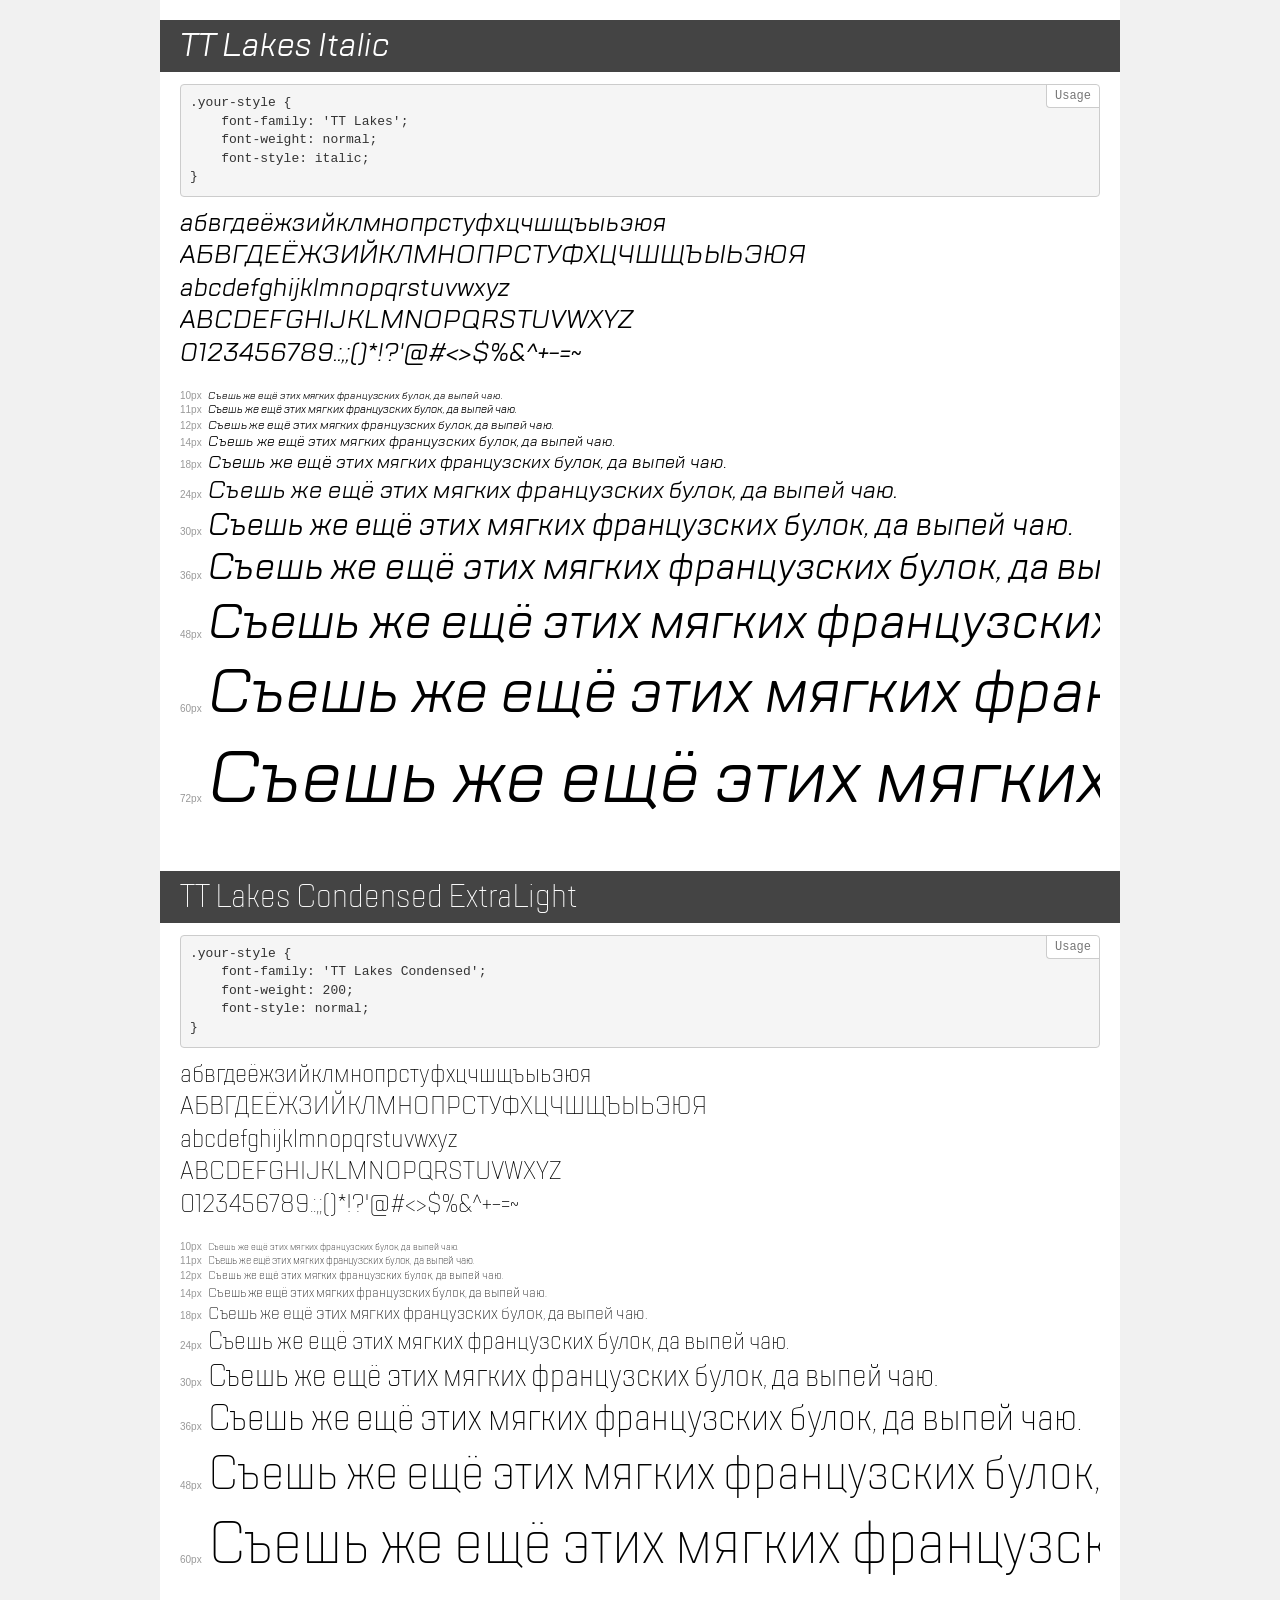
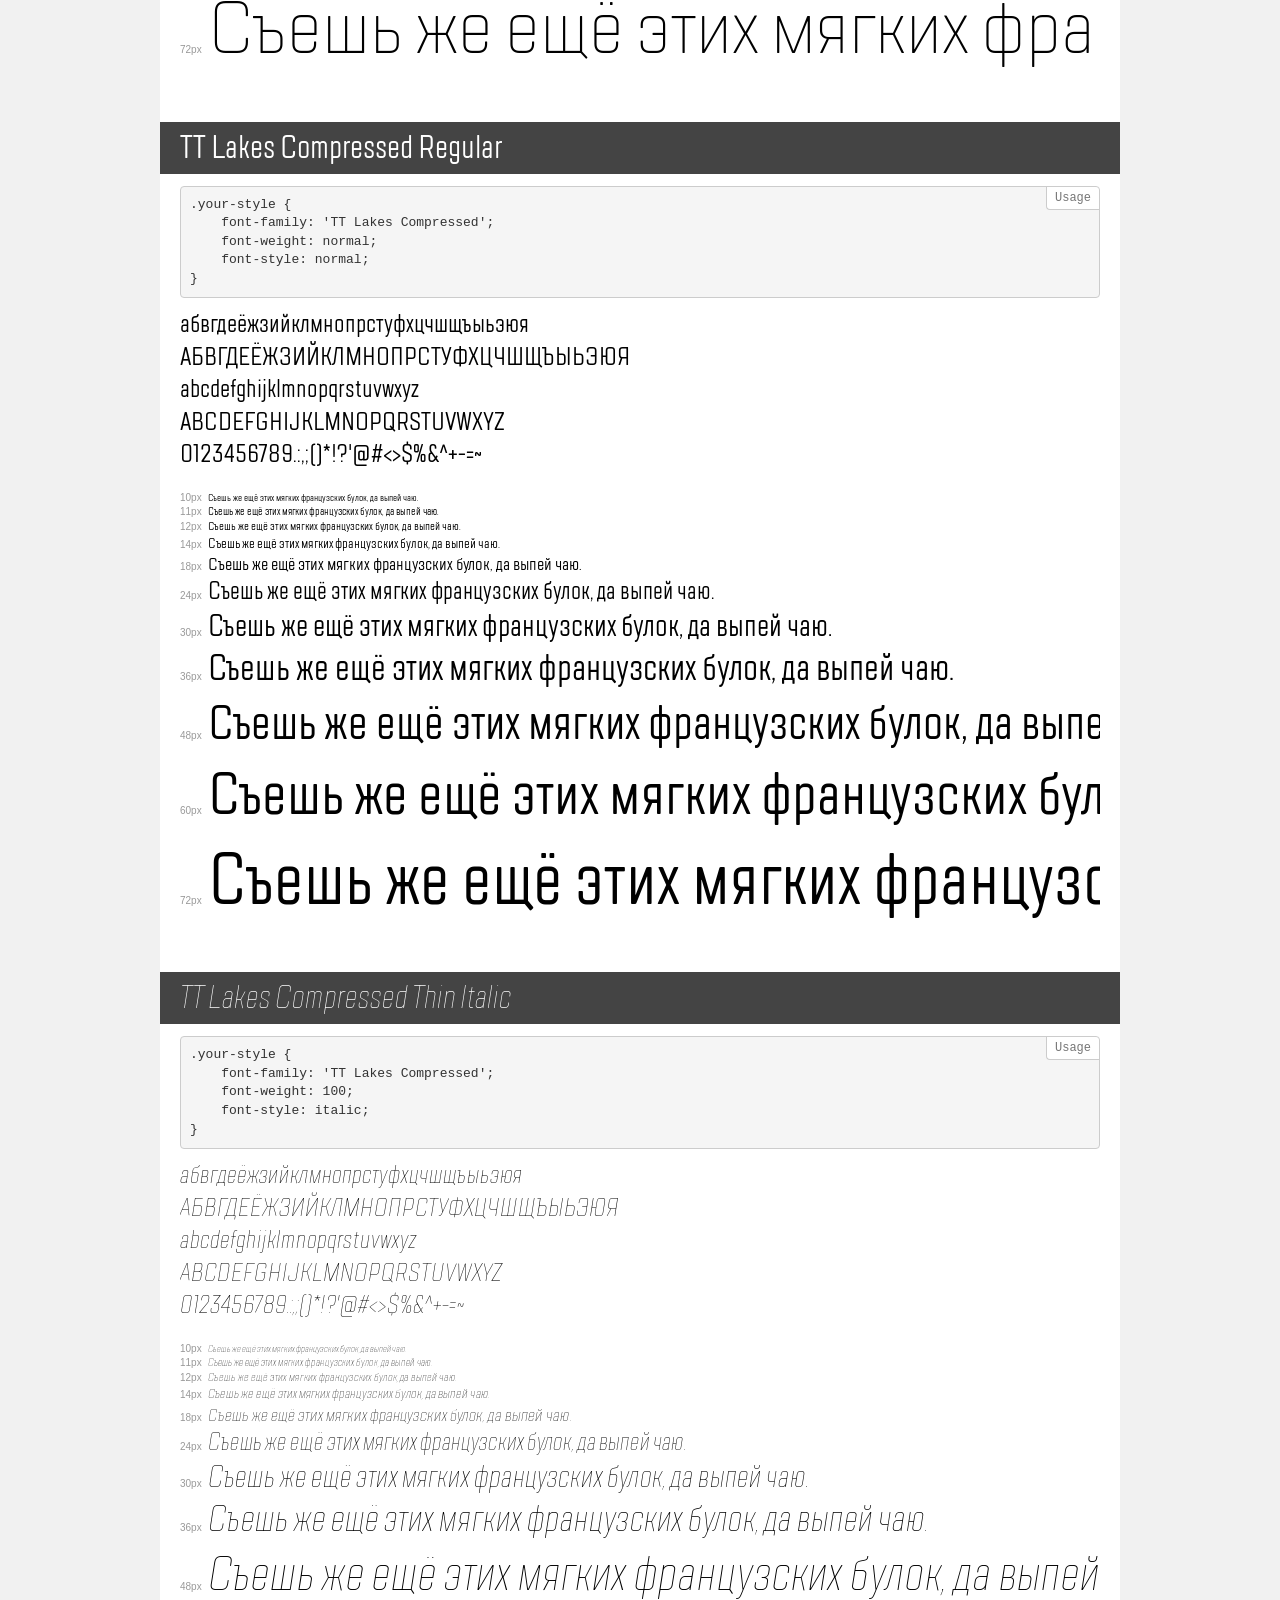
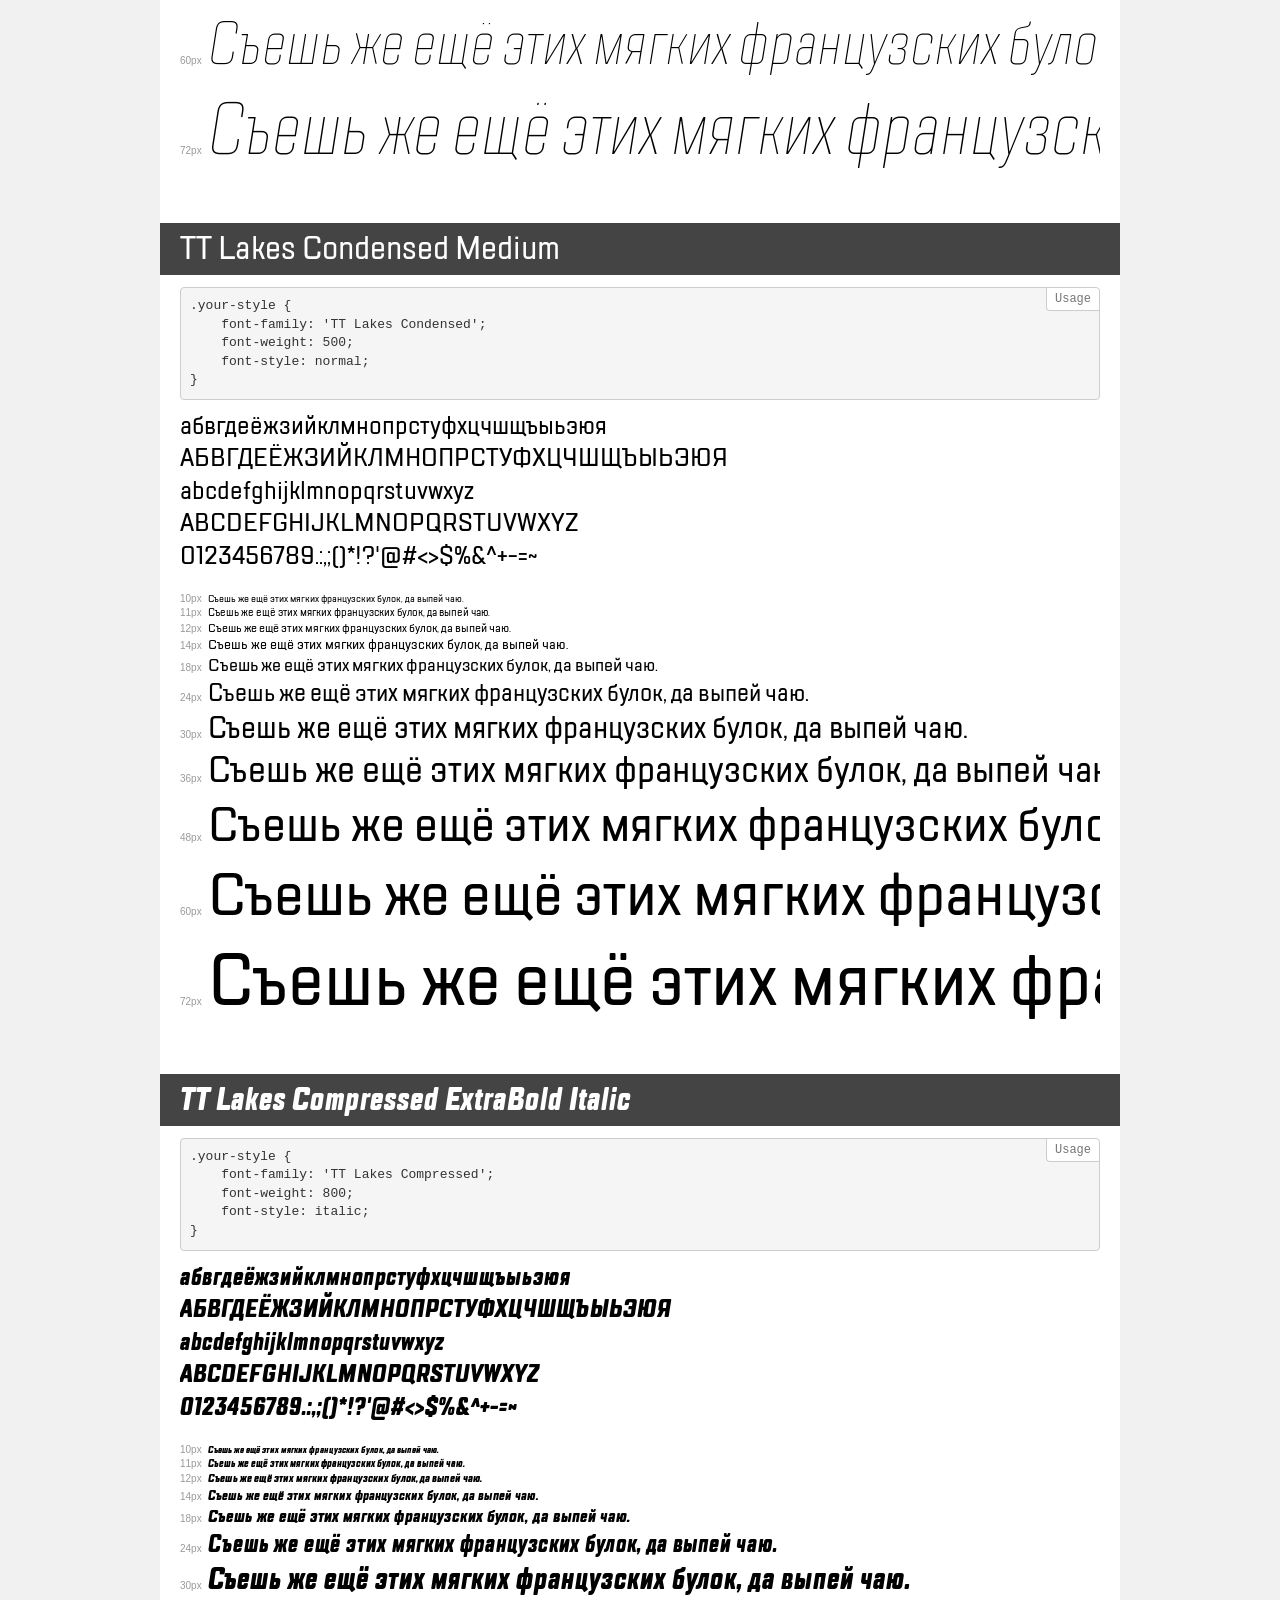
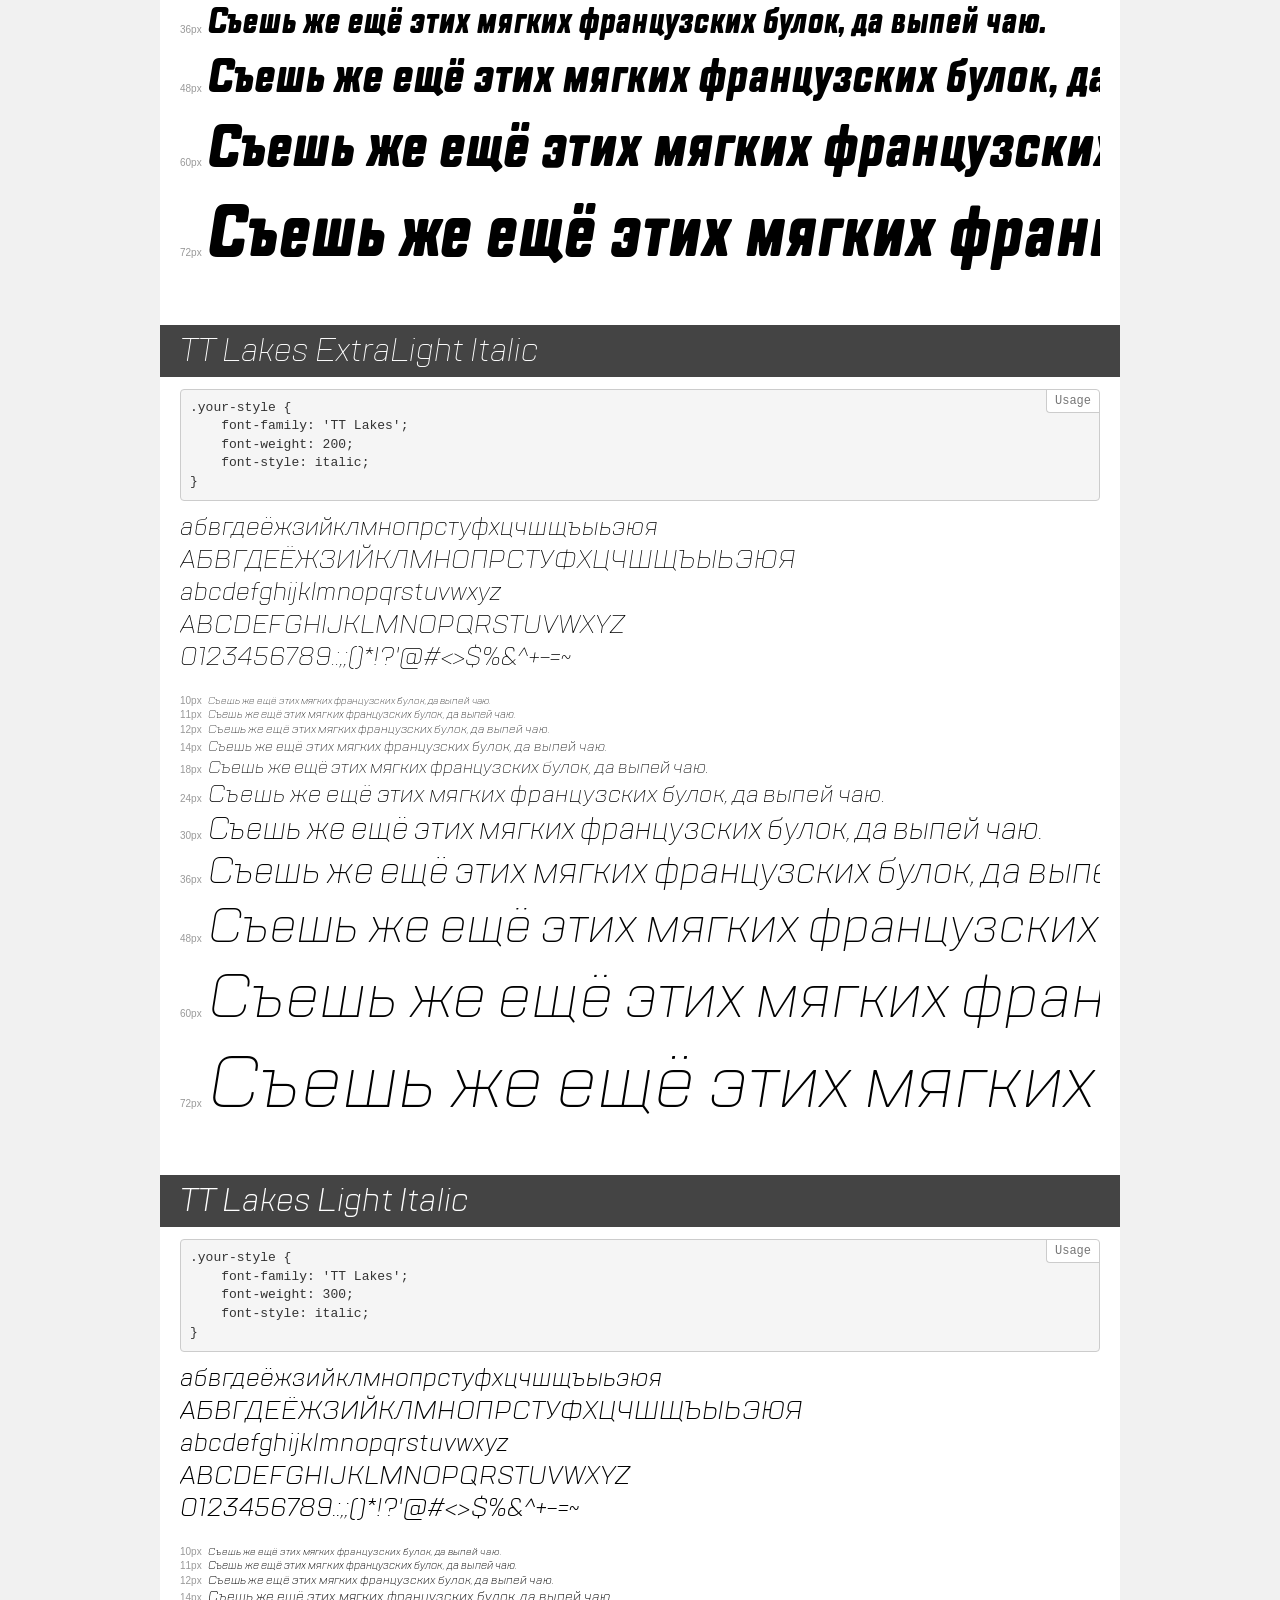
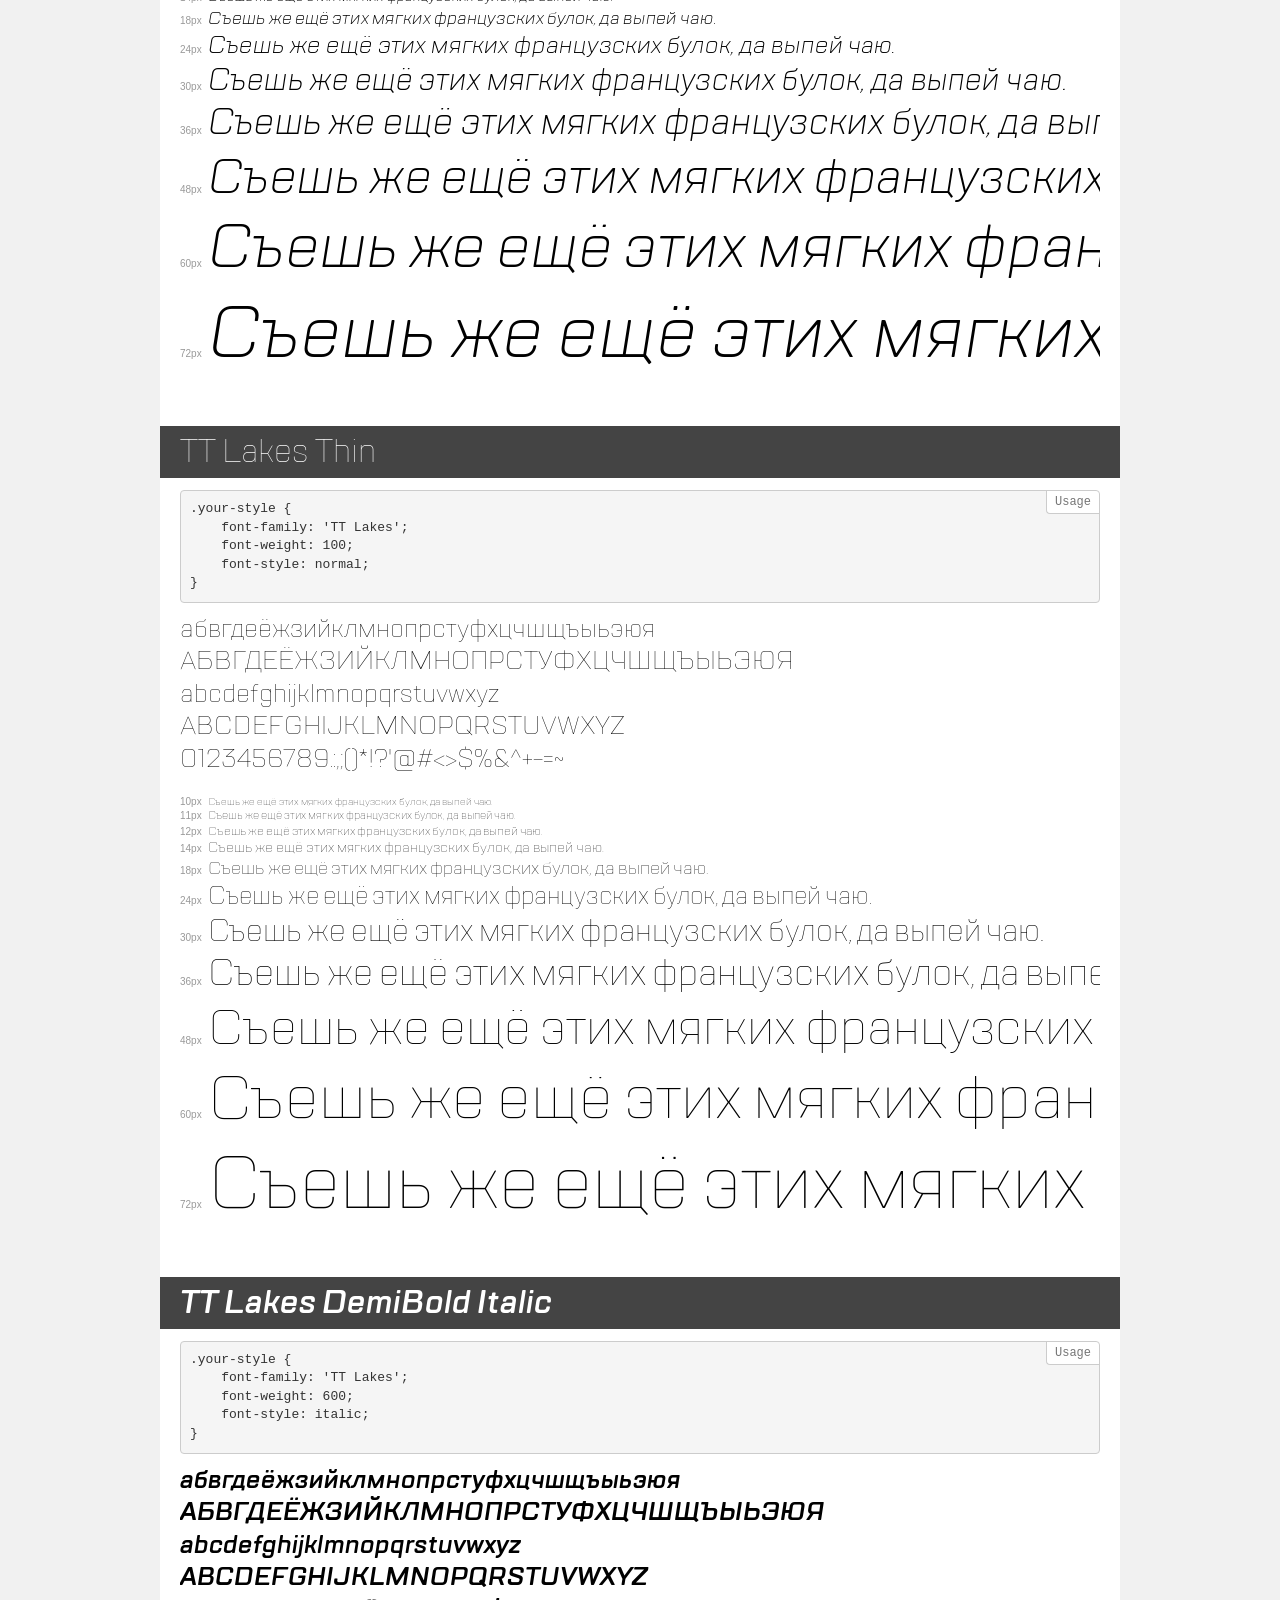
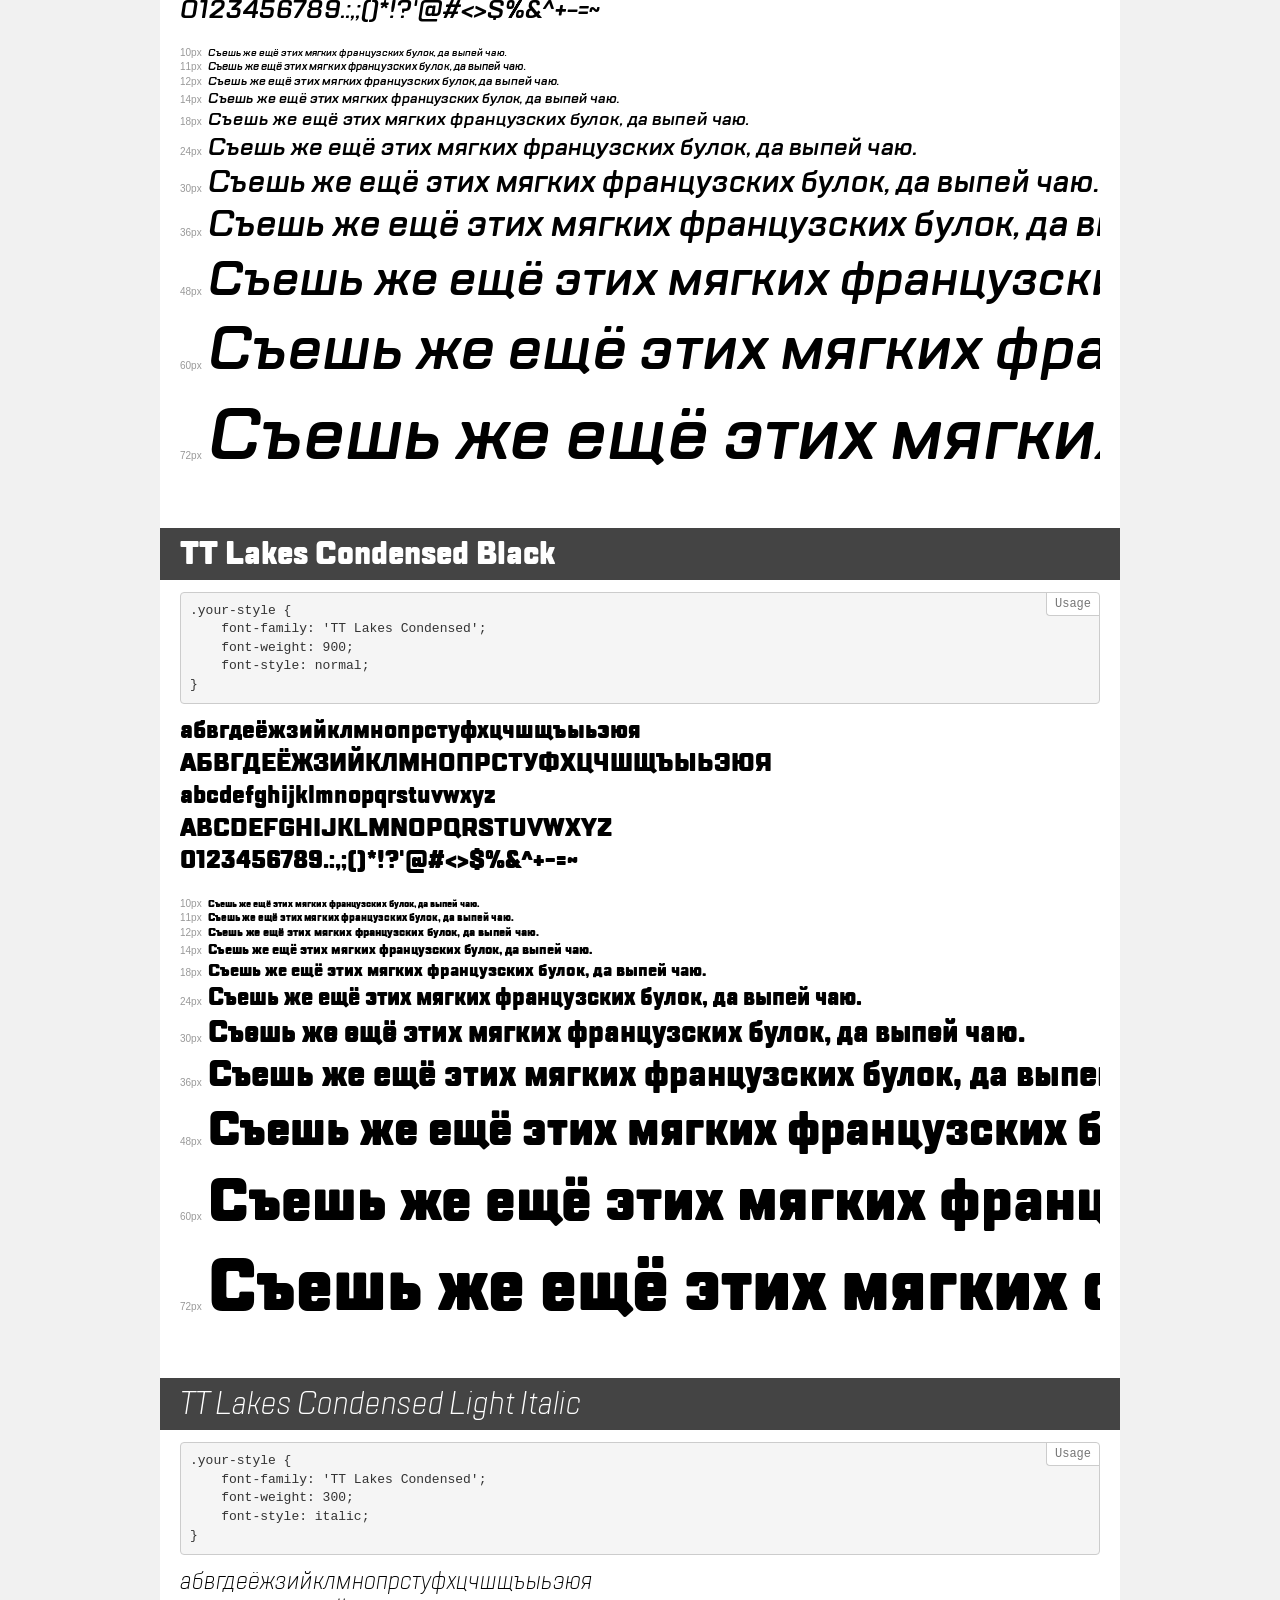
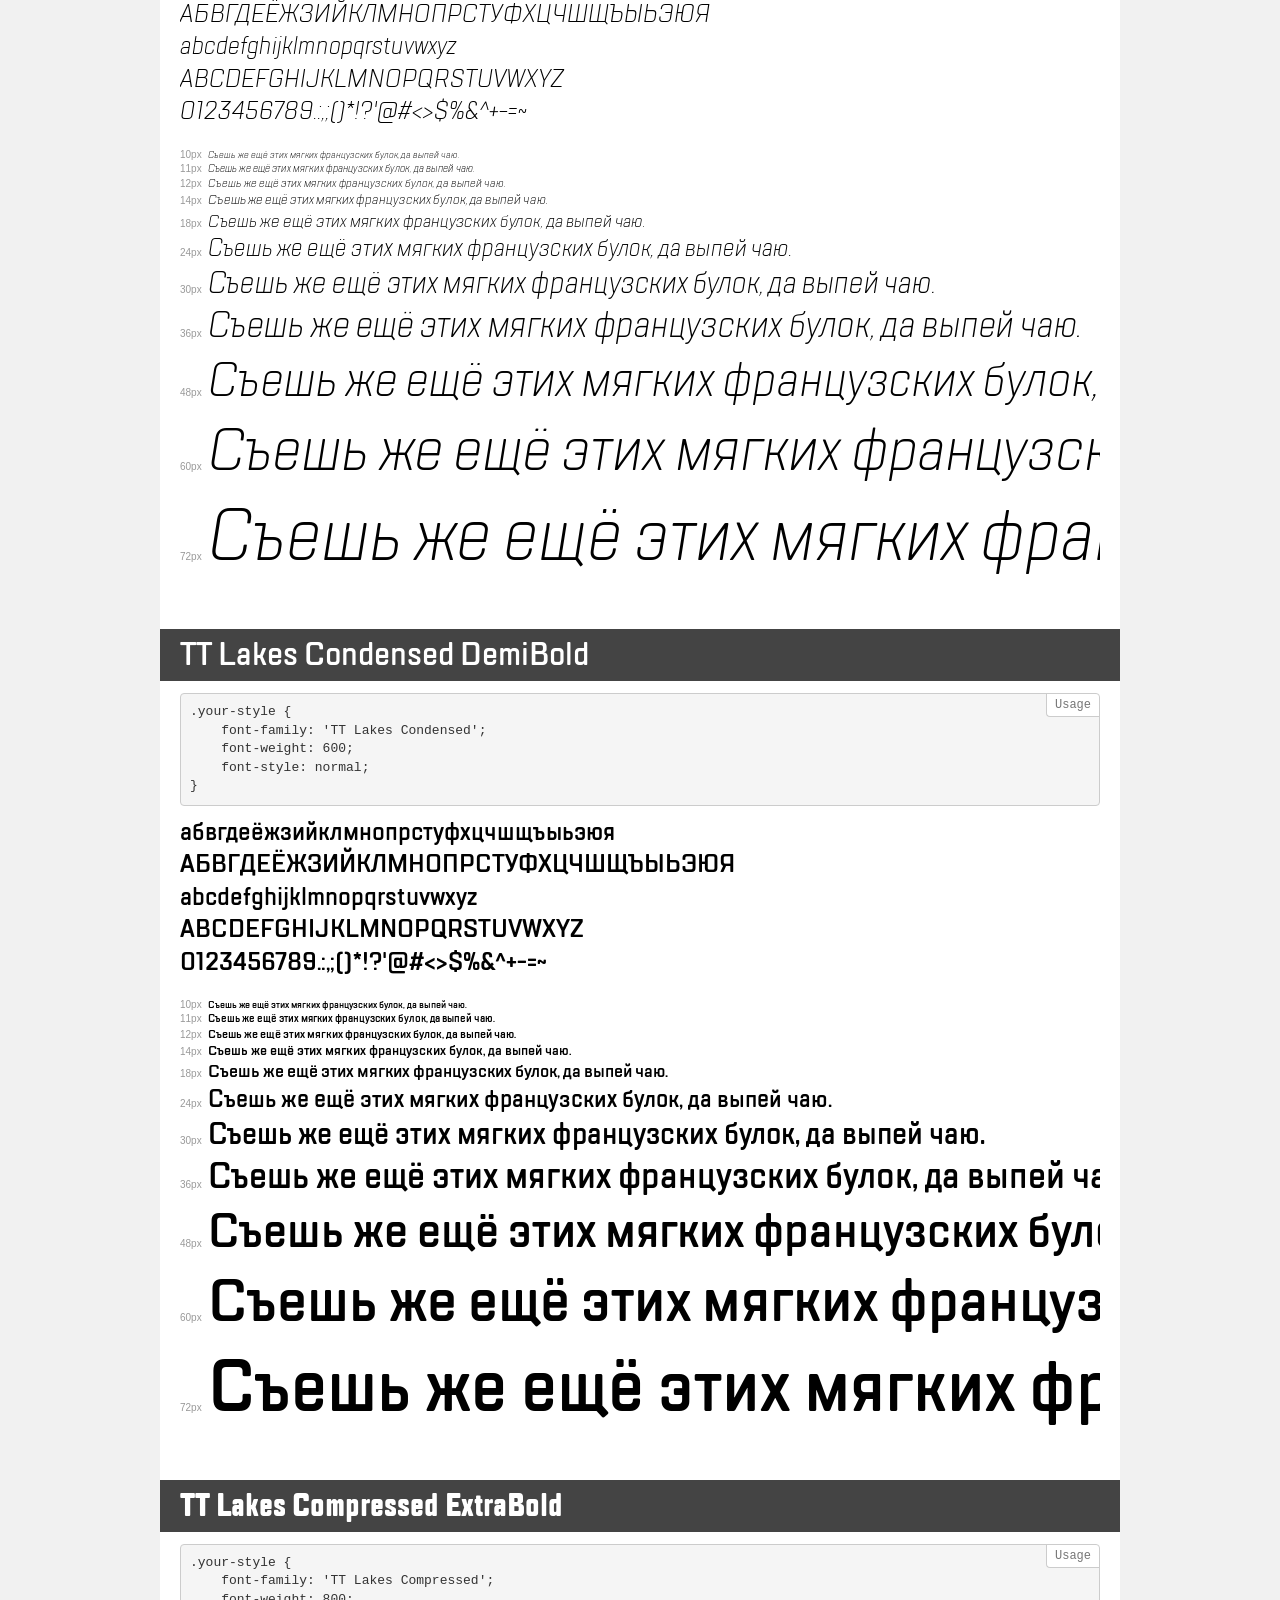
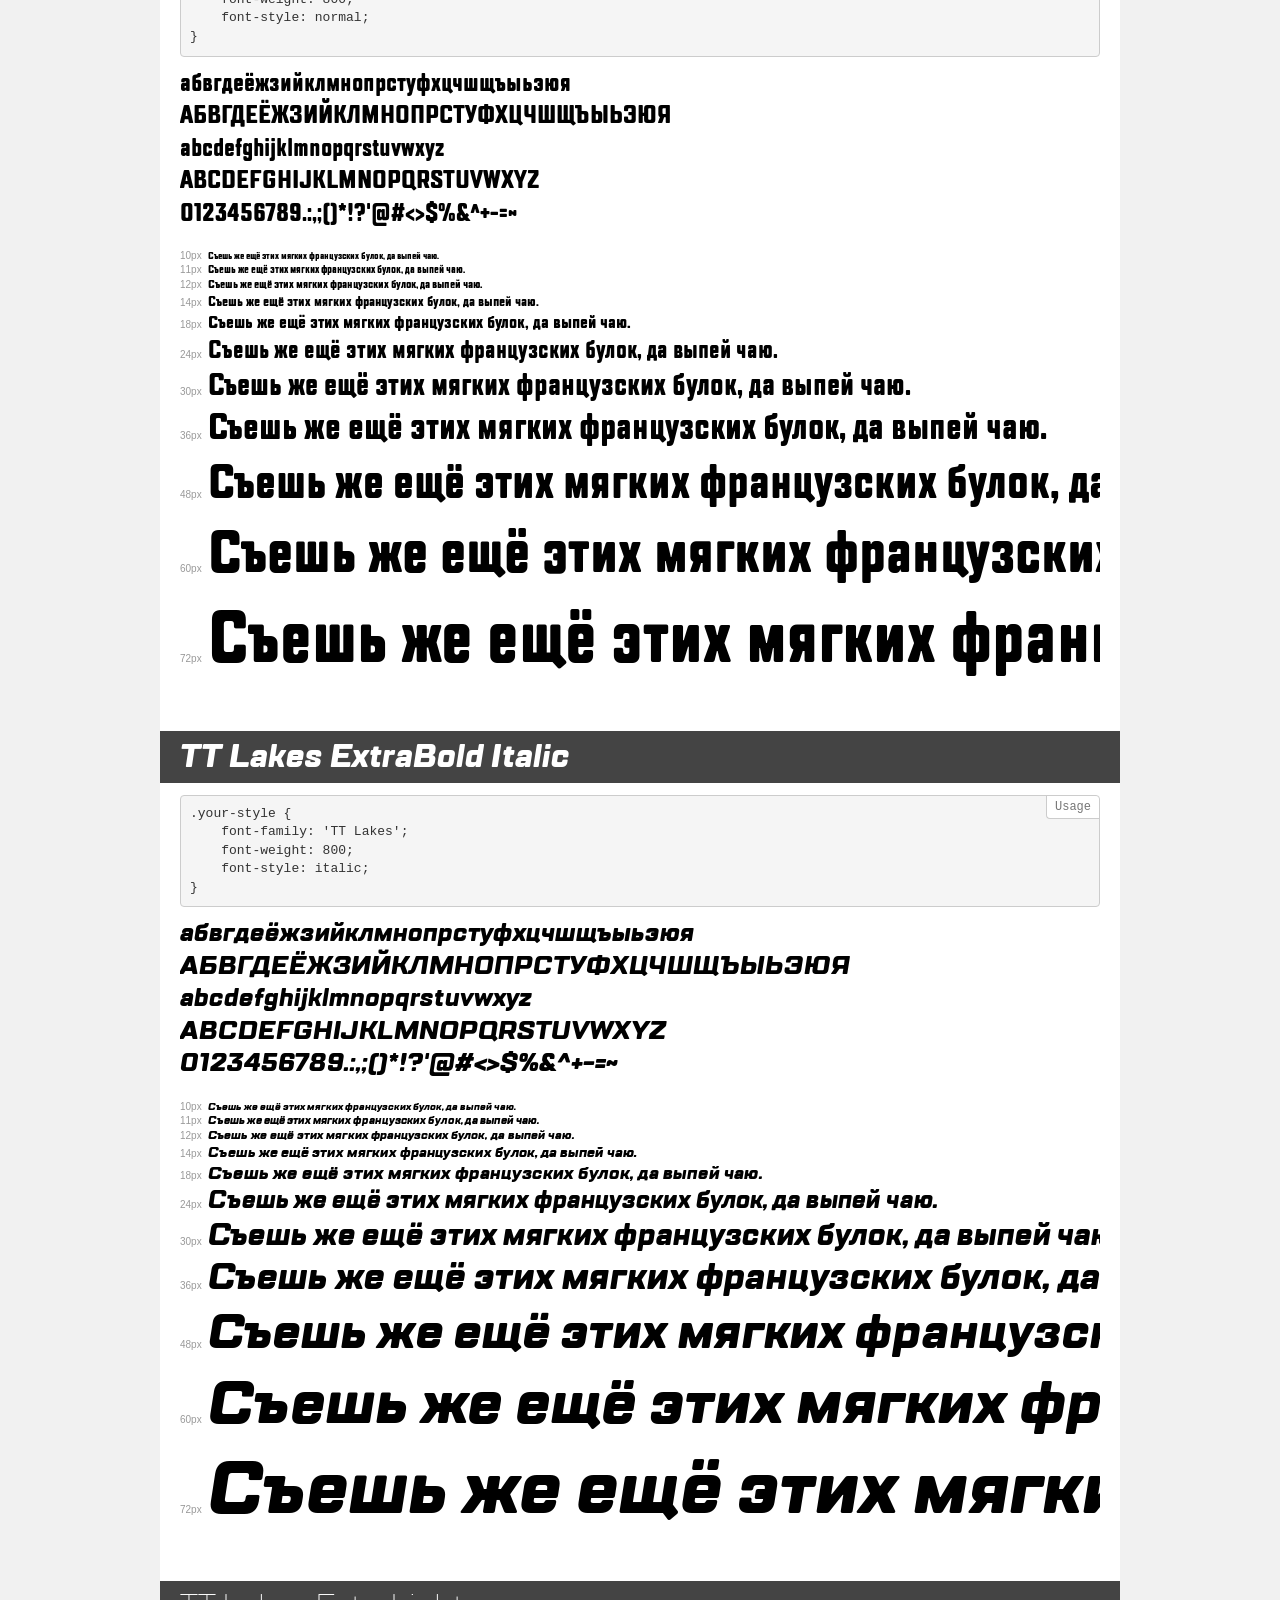
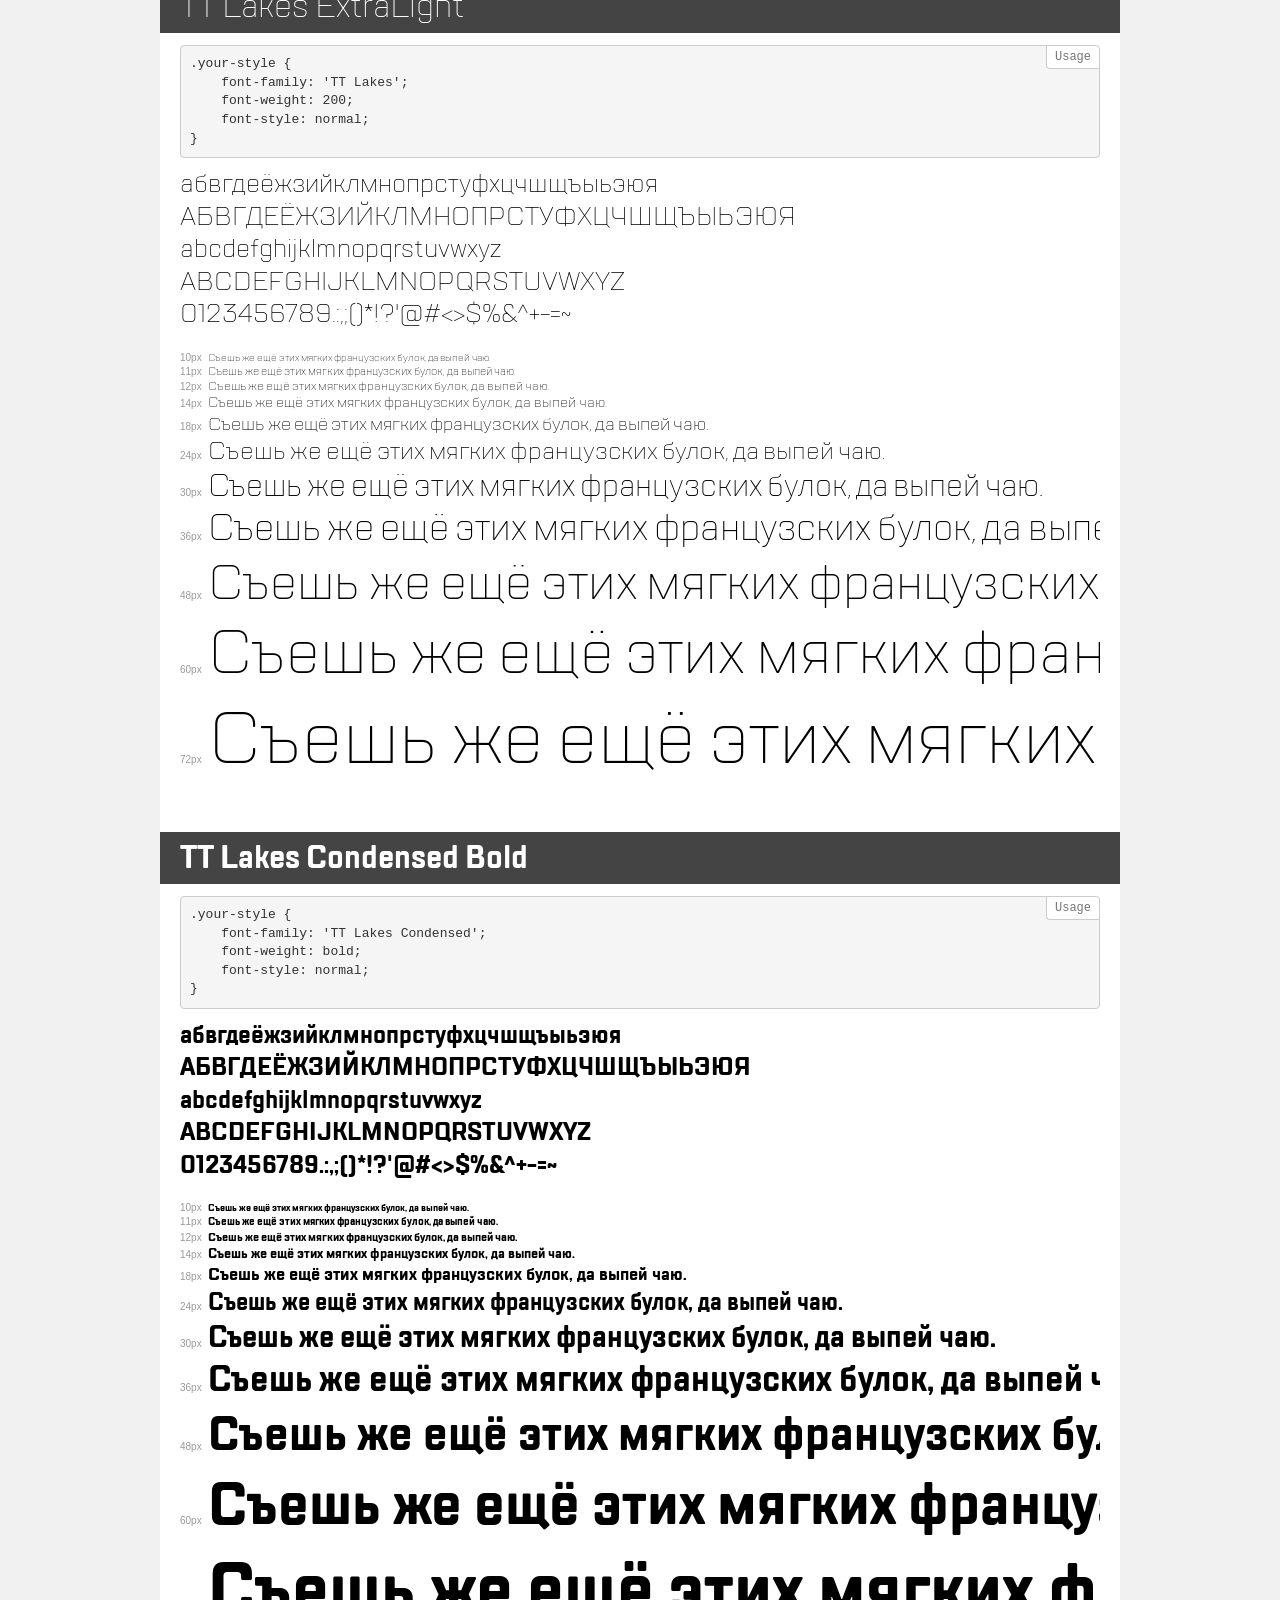
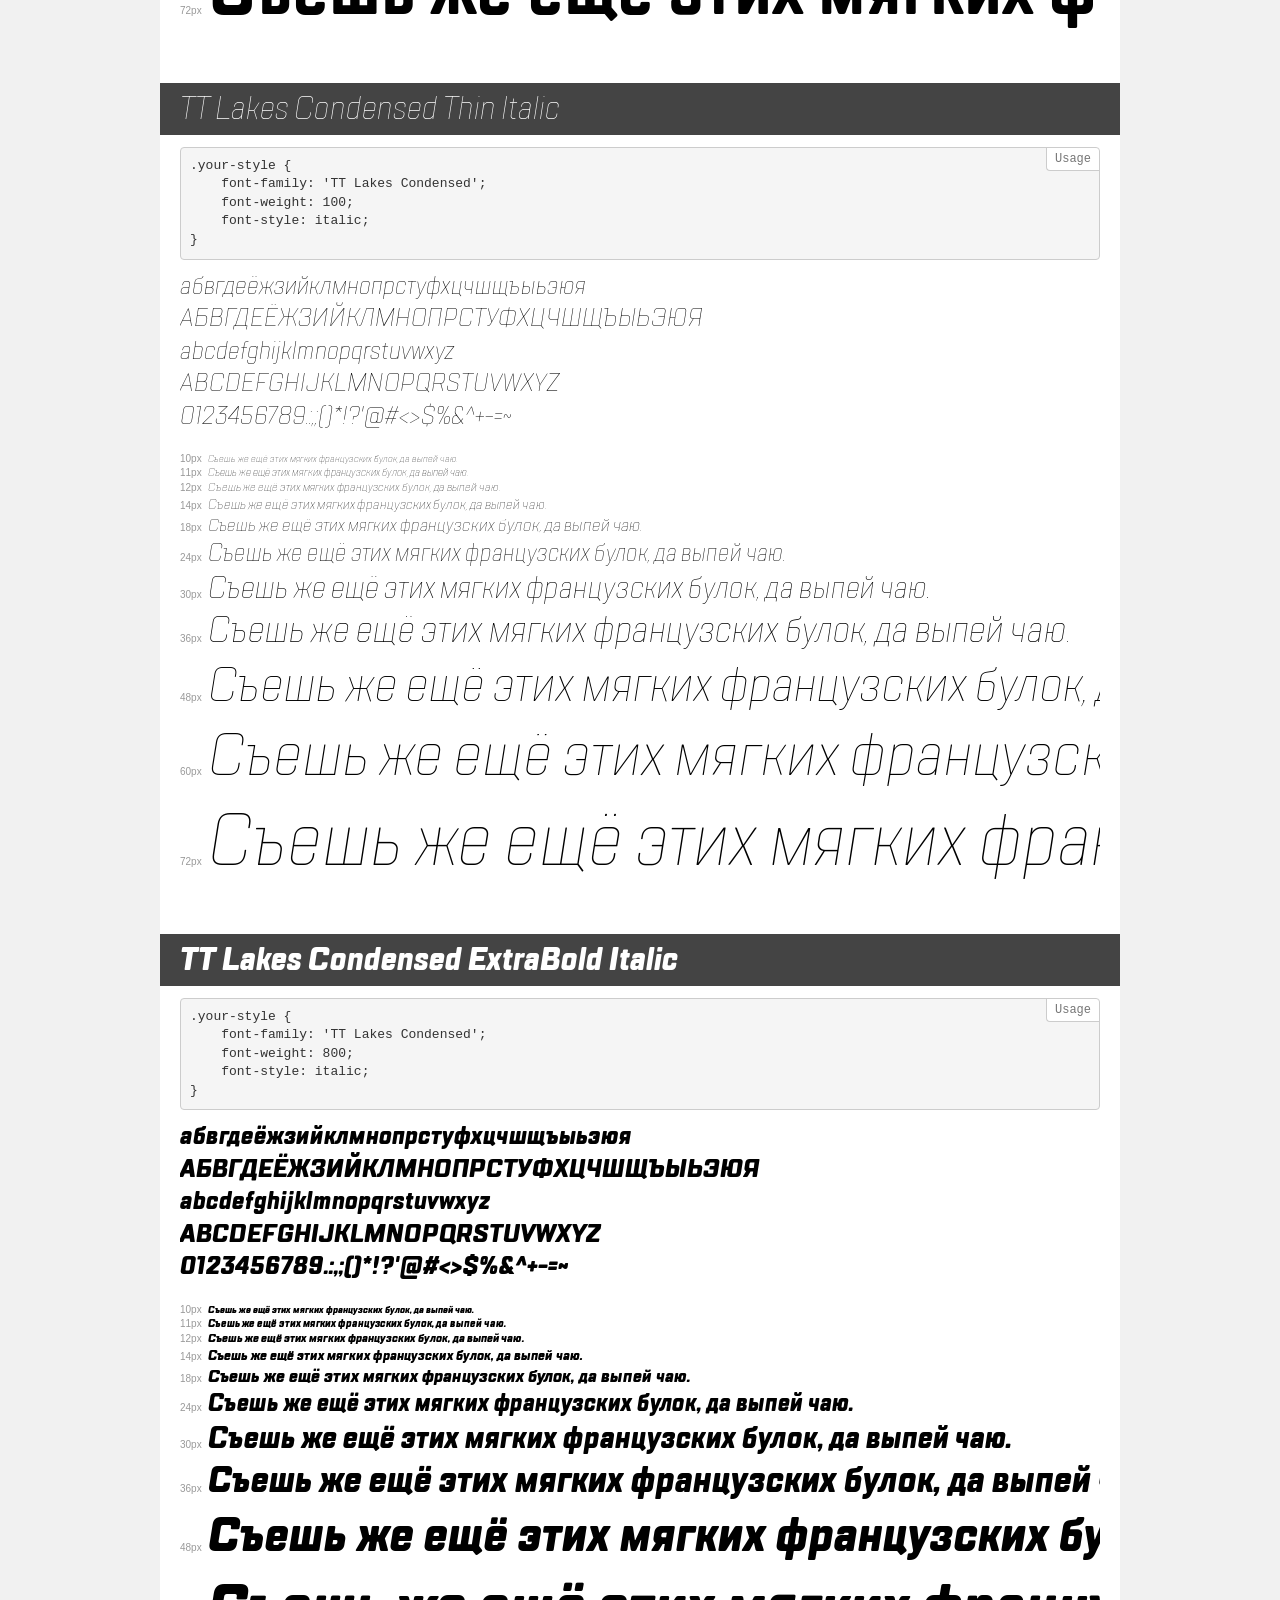
<file: font/TTLakes/demo.html>
<!DOCTYPE html>
<html>
<head>
    <meta charset="utf-8">
    <meta http-equiv="X-UA-Compatible" content="IE=edge">
    <meta name="viewport" content="width=device-width, initial-scale=1">
    <meta name="robots" content="noindex, noarchive">
    <meta name="format-detection" content="telephone=no">
    <title>Transfonter demo</title>
    <link href="stylesheet.css" rel="stylesheet">
    <style>
        /*
        http://meyerweb.com/eric/tools/css/reset/
        v2.0 | 20110126
        License: none (public domain)
        */
        html, body, div, span, applet, object, iframe,
        h1, h2, h3, h4, h5, h6, p, blockquote, pre,
        a, abbr, acronym, address, big, cite, code,
        del, dfn, em, img, ins, kbd, q, s, samp,
        small, strike, strong, sub, sup, tt, var,
        b, u, i, center,
        dl, dt, dd, ol, ul, li,
        fieldset, form, label, legend,
        table, caption, tbody, tfoot, thead, tr, th, td,
        article, aside, canvas, details, embed,
        figure, figcaption, footer, header, hgroup,
        menu, nav, output, ruby, section, summary,
        time, mark, audio, video {
            margin: 0;
            padding: 0;
            border: 0;
            font-size: 100%;
            font: inherit;
            vertical-align: baseline;
        }
        /* HTML5 display-role reset for older browsers */
        article, aside, details, figcaption, figure,
        footer, header, hgroup, menu, nav, section {
            display: block;
        }
        body {
            line-height: 1;
        }
        ol, ul {
            list-style: none;
        }
        blockquote, q {
            quotes: none;
        }
        blockquote:before, blockquote:after,
        q:before, q:after {
            content: '';
            content: none;
        }
        table {
            border-collapse: collapse;
            border-spacing: 0;
        }
        /* common styles */
        body {
            background: #f1f1f1;
            color: #000;
        }
        .page {
            background: #fff;
            width: 920px;
            margin: 0 auto;
            padding: 20px 20px 0 20px;
            overflow: hidden;
        }
        .font-container {
            overflow-x: auto;
            overflow-y: hidden;
            margin-bottom: 40px;
            line-height: 1.3;
            white-space: nowrap;
            padding-bottom: 5px;
        }
        h1 {
            position: relative;
            background: #444;
            font-size: 32px;
            color: #fff;
            padding: 10px 20px;
            margin: 0 -20px 12px -20px;
        }
        .letters {
            font-size: 25px;
            margin-bottom: 20px;
        }
        .s10:before {
            content: '10px';
        }
        .s11:before {
            content: '11px';
        }
        .s12:before {
            content: '12px';
        }
        .s14:before {
            content: '14px';
        }
        .s18:before {
            content: '18px';
        }
        .s24:before {
            content: '24px';
        }
        .s30:before {
            content: '30px';
        }
        .s36:before {
            content: '36px';
        }
        .s48:before {
            content: '48px';
        }
        .s60:before {
            content: '60px';
        }
        .s72:before {
            content: '72px';
        }
        .s10:before, .s11:before, .s12:before, .s14:before,
        .s18:before, .s24:before, .s30:before, .s36:before,
        .s48:before, .s60:before, .s72:before {
            font-family: Arial, sans-serif;
            font-size: 10px;
            font-weight: normal;
            font-style: normal;
            color: #999;
            padding-right: 6px;
        }
        pre {
            display: block;
            position: relative;
            padding: 9px;
            margin: 0 0 10px;
            font-family: Monaco, Menlo, Consolas, "Courier New", monospace !important;
            font-size: 13px;
            line-height: 1.428571429;
            color: #333;
            font-weight: normal !important;
            font-style: normal !important;
            background-color: #f5f5f5;
            border: 1px solid #ccc;
            overflow-x: auto;
            border-radius: 4px;
        }
        pre:after {
            display: block;
            position: absolute;
            right: 0;
            top: 0;
            content: 'Usage';
            line-height: 1;
            padding: 5px 8px;
            font-size: 12px;
            color: #767676;
            background-color: #fff;
            border: 1px solid #ccc;
            border-right: none;
            border-top: none;
            border-radius: 0 4px 0 4px;
            z-index: 10;
        }
        /* responsive */
        @media (max-width: 959px) {
            .page {
                width: auto;
                margin: 0;
            }
        }
    </style>
</head>
<body>
<div class="page">
    <div class="demo" style="font-family: 'TT Lakes'; font-weight: normal; font-style: italic;">
        <h1>TT Lakes Italic</h1>
        <pre>.your-style {
    font-family: 'TT Lakes';
    font-weight: normal;
    font-style: italic;
}</pre>
        <div class="font-container">
            <p class="letters">
                абвгдеёжзийклмнопрстуфхцчшщъыьэюя<br>
АБВГДЕЁЖЗИЙКЛМНОПРСТУФХЦЧШЩЪЫЬЭЮЯ<br>
abcdefghijklmnopqrstuvwxyz<br>
ABCDEFGHIJKLMNOPQRSTUVWXYZ<br>
                0123456789.:,;()*!?'@#<>$%&^+-=~
            </p>
            <p class="s10" style="font-size: 10px;">Съешь же ещё этих мягких французских булок, да выпей чаю.</p>
            <p class="s11" style="font-size: 11px;">Съешь же ещё этих мягких французских булок, да выпей чаю.</p>
            <p class="s12" style="font-size: 12px;">Съешь же ещё этих мягких французских булок, да выпей чаю.</p>
            <p class="s14" style="font-size: 14px;">Съешь же ещё этих мягких французских булок, да выпей чаю.</p>
            <p class="s18" style="font-size: 18px;">Съешь же ещё этих мягких французских булок, да выпей чаю.</p>
            <p class="s24" style="font-size: 24px;">Съешь же ещё этих мягких французских булок, да выпей чаю.</p>
            <p class="s30" style="font-size: 30px;">Съешь же ещё этих мягких французских булок, да выпей чаю.</p>
            <p class="s36" style="font-size: 36px;">Съешь же ещё этих мягких французских булок, да выпей чаю.</p>
            <p class="s48" style="font-size: 48px;">Съешь же ещё этих мягких французских булок, да выпей чаю.</p>
            <p class="s60" style="font-size: 60px;">Съешь же ещё этих мягких французских булок, да выпей чаю.</p>
            <p class="s72" style="font-size: 72px;">Съешь же ещё этих мягких французских булок, да выпей чаю.</p>
        </div>
    </div>
    <div class="demo" style="font-family: 'TT Lakes Condensed'; font-weight: 200; font-style: normal;">
        <h1>TT Lakes Condensed ExtraLight</h1>
        <pre>.your-style {
    font-family: 'TT Lakes Condensed';
    font-weight: 200;
    font-style: normal;
}</pre>
        <div class="font-container">
            <p class="letters">
                абвгдеёжзийклмнопрстуфхцчшщъыьэюя<br>
АБВГДЕЁЖЗИЙКЛМНОПРСТУФХЦЧШЩЪЫЬЭЮЯ<br>
abcdefghijklmnopqrstuvwxyz<br>
ABCDEFGHIJKLMNOPQRSTUVWXYZ<br>
                0123456789.:,;()*!?'@#<>$%&^+-=~
            </p>
            <p class="s10" style="font-size: 10px;">Съешь же ещё этих мягких французских булок, да выпей чаю.</p>
            <p class="s11" style="font-size: 11px;">Съешь же ещё этих мягких французских булок, да выпей чаю.</p>
            <p class="s12" style="font-size: 12px;">Съешь же ещё этих мягких французских булок, да выпей чаю.</p>
            <p class="s14" style="font-size: 14px;">Съешь же ещё этих мягких французских булок, да выпей чаю.</p>
            <p class="s18" style="font-size: 18px;">Съешь же ещё этих мягких французских булок, да выпей чаю.</p>
            <p class="s24" style="font-size: 24px;">Съешь же ещё этих мягких французских булок, да выпей чаю.</p>
            <p class="s30" style="font-size: 30px;">Съешь же ещё этих мягких французских булок, да выпей чаю.</p>
            <p class="s36" style="font-size: 36px;">Съешь же ещё этих мягких французских булок, да выпей чаю.</p>
            <p class="s48" style="font-size: 48px;">Съешь же ещё этих мягких французских булок, да выпей чаю.</p>
            <p class="s60" style="font-size: 60px;">Съешь же ещё этих мягких французских булок, да выпей чаю.</p>
            <p class="s72" style="font-size: 72px;">Съешь же ещё этих мягких французских булок, да выпей чаю.</p>
        </div>
    </div>
    <div class="demo" style="font-family: 'TT Lakes Compressed'; font-weight: normal; font-style: normal;">
        <h1>TT Lakes Compressed Regular</h1>
        <pre>.your-style {
    font-family: 'TT Lakes Compressed';
    font-weight: normal;
    font-style: normal;
}</pre>
        <div class="font-container">
            <p class="letters">
                абвгдеёжзийклмнопрстуфхцчшщъыьэюя<br>
АБВГДЕЁЖЗИЙКЛМНОПРСТУФХЦЧШЩЪЫЬЭЮЯ<br>
abcdefghijklmnopqrstuvwxyz<br>
ABCDEFGHIJKLMNOPQRSTUVWXYZ<br>
                0123456789.:,;()*!?'@#<>$%&^+-=~
            </p>
            <p class="s10" style="font-size: 10px;">Съешь же ещё этих мягких французских булок, да выпей чаю.</p>
            <p class="s11" style="font-size: 11px;">Съешь же ещё этих мягких французских булок, да выпей чаю.</p>
            <p class="s12" style="font-size: 12px;">Съешь же ещё этих мягких французских булок, да выпей чаю.</p>
            <p class="s14" style="font-size: 14px;">Съешь же ещё этих мягких французских булок, да выпей чаю.</p>
            <p class="s18" style="font-size: 18px;">Съешь же ещё этих мягких французских булок, да выпей чаю.</p>
            <p class="s24" style="font-size: 24px;">Съешь же ещё этих мягких французских булок, да выпей чаю.</p>
            <p class="s30" style="font-size: 30px;">Съешь же ещё этих мягких французских булок, да выпей чаю.</p>
            <p class="s36" style="font-size: 36px;">Съешь же ещё этих мягких французских булок, да выпей чаю.</p>
            <p class="s48" style="font-size: 48px;">Съешь же ещё этих мягких французских булок, да выпей чаю.</p>
            <p class="s60" style="font-size: 60px;">Съешь же ещё этих мягких французских булок, да выпей чаю.</p>
            <p class="s72" style="font-size: 72px;">Съешь же ещё этих мягких французских булок, да выпей чаю.</p>
        </div>
    </div>
    <div class="demo" style="font-family: 'TT Lakes Compressed'; font-weight: 100; font-style: italic;">
        <h1>TT Lakes Compressed Thin Italic</h1>
        <pre>.your-style {
    font-family: 'TT Lakes Compressed';
    font-weight: 100;
    font-style: italic;
}</pre>
        <div class="font-container">
            <p class="letters">
                абвгдеёжзийклмнопрстуфхцчшщъыьэюя<br>
АБВГДЕЁЖЗИЙКЛМНОПРСТУФХЦЧШЩЪЫЬЭЮЯ<br>
abcdefghijklmnopqrstuvwxyz<br>
ABCDEFGHIJKLMNOPQRSTUVWXYZ<br>
                0123456789.:,;()*!?'@#<>$%&^+-=~
            </p>
            <p class="s10" style="font-size: 10px;">Съешь же ещё этих мягких французских булок, да выпей чаю.</p>
            <p class="s11" style="font-size: 11px;">Съешь же ещё этих мягких французских булок, да выпей чаю.</p>
            <p class="s12" style="font-size: 12px;">Съешь же ещё этих мягких французских булок, да выпей чаю.</p>
            <p class="s14" style="font-size: 14px;">Съешь же ещё этих мягких французских булок, да выпей чаю.</p>
            <p class="s18" style="font-size: 18px;">Съешь же ещё этих мягких французских булок, да выпей чаю.</p>
            <p class="s24" style="font-size: 24px;">Съешь же ещё этих мягких французских булок, да выпей чаю.</p>
            <p class="s30" style="font-size: 30px;">Съешь же ещё этих мягких французских булок, да выпей чаю.</p>
            <p class="s36" style="font-size: 36px;">Съешь же ещё этих мягких французских булок, да выпей чаю.</p>
            <p class="s48" style="font-size: 48px;">Съешь же ещё этих мягких французских булок, да выпей чаю.</p>
            <p class="s60" style="font-size: 60px;">Съешь же ещё этих мягких французских булок, да выпей чаю.</p>
            <p class="s72" style="font-size: 72px;">Съешь же ещё этих мягких французских булок, да выпей чаю.</p>
        </div>
    </div>
    <div class="demo" style="font-family: 'TT Lakes Condensed'; font-weight: 500; font-style: normal;">
        <h1>TT Lakes Condensed Medium</h1>
        <pre>.your-style {
    font-family: 'TT Lakes Condensed';
    font-weight: 500;
    font-style: normal;
}</pre>
        <div class="font-container">
            <p class="letters">
                абвгдеёжзийклмнопрстуфхцчшщъыьэюя<br>
АБВГДЕЁЖЗИЙКЛМНОПРСТУФХЦЧШЩЪЫЬЭЮЯ<br>
abcdefghijklmnopqrstuvwxyz<br>
ABCDEFGHIJKLMNOPQRSTUVWXYZ<br>
                0123456789.:,;()*!?'@#<>$%&^+-=~
            </p>
            <p class="s10" style="font-size: 10px;">Съешь же ещё этих мягких французских булок, да выпей чаю.</p>
            <p class="s11" style="font-size: 11px;">Съешь же ещё этих мягких французских булок, да выпей чаю.</p>
            <p class="s12" style="font-size: 12px;">Съешь же ещё этих мягких французских булок, да выпей чаю.</p>
            <p class="s14" style="font-size: 14px;">Съешь же ещё этих мягких французских булок, да выпей чаю.</p>
            <p class="s18" style="font-size: 18px;">Съешь же ещё этих мягких французских булок, да выпей чаю.</p>
            <p class="s24" style="font-size: 24px;">Съешь же ещё этих мягких французских булок, да выпей чаю.</p>
            <p class="s30" style="font-size: 30px;">Съешь же ещё этих мягких французских булок, да выпей чаю.</p>
            <p class="s36" style="font-size: 36px;">Съешь же ещё этих мягких французских булок, да выпей чаю.</p>
            <p class="s48" style="font-size: 48px;">Съешь же ещё этих мягких французских булок, да выпей чаю.</p>
            <p class="s60" style="font-size: 60px;">Съешь же ещё этих мягких французских булок, да выпей чаю.</p>
            <p class="s72" style="font-size: 72px;">Съешь же ещё этих мягких французских булок, да выпей чаю.</p>
        </div>
    </div>
    <div class="demo" style="font-family: 'TT Lakes Compressed'; font-weight: 800; font-style: italic;">
        <h1>TT Lakes Compressed ExtraBold Italic</h1>
        <pre>.your-style {
    font-family: 'TT Lakes Compressed';
    font-weight: 800;
    font-style: italic;
}</pre>
        <div class="font-container">
            <p class="letters">
                абвгдеёжзийклмнопрстуфхцчшщъыьэюя<br>
АБВГДЕЁЖЗИЙКЛМНОПРСТУФХЦЧШЩЪЫЬЭЮЯ<br>
abcdefghijklmnopqrstuvwxyz<br>
ABCDEFGHIJKLMNOPQRSTUVWXYZ<br>
                0123456789.:,;()*!?'@#<>$%&^+-=~
            </p>
            <p class="s10" style="font-size: 10px;">Съешь же ещё этих мягких французских булок, да выпей чаю.</p>
            <p class="s11" style="font-size: 11px;">Съешь же ещё этих мягких французских булок, да выпей чаю.</p>
            <p class="s12" style="font-size: 12px;">Съешь же ещё этих мягких французских булок, да выпей чаю.</p>
            <p class="s14" style="font-size: 14px;">Съешь же ещё этих мягких французских булок, да выпей чаю.</p>
            <p class="s18" style="font-size: 18px;">Съешь же ещё этих мягких французских булок, да выпей чаю.</p>
            <p class="s24" style="font-size: 24px;">Съешь же ещё этих мягких французских булок, да выпей чаю.</p>
            <p class="s30" style="font-size: 30px;">Съешь же ещё этих мягких французских булок, да выпей чаю.</p>
            <p class="s36" style="font-size: 36px;">Съешь же ещё этих мягких французских булок, да выпей чаю.</p>
            <p class="s48" style="font-size: 48px;">Съешь же ещё этих мягких французских булок, да выпей чаю.</p>
            <p class="s60" style="font-size: 60px;">Съешь же ещё этих мягких французских булок, да выпей чаю.</p>
            <p class="s72" style="font-size: 72px;">Съешь же ещё этих мягких французских булок, да выпей чаю.</p>
        </div>
    </div>
    <div class="demo" style="font-family: 'TT Lakes'; font-weight: 200; font-style: italic;">
        <h1>TT Lakes ExtraLight Italic</h1>
        <pre>.your-style {
    font-family: 'TT Lakes';
    font-weight: 200;
    font-style: italic;
}</pre>
        <div class="font-container">
            <p class="letters">
                абвгдеёжзийклмнопрстуфхцчшщъыьэюя<br>
АБВГДЕЁЖЗИЙКЛМНОПРСТУФХЦЧШЩЪЫЬЭЮЯ<br>
abcdefghijklmnopqrstuvwxyz<br>
ABCDEFGHIJKLMNOPQRSTUVWXYZ<br>
                0123456789.:,;()*!?'@#<>$%&^+-=~
            </p>
            <p class="s10" style="font-size: 10px;">Съешь же ещё этих мягких французских булок, да выпей чаю.</p>
            <p class="s11" style="font-size: 11px;">Съешь же ещё этих мягких французских булок, да выпей чаю.</p>
            <p class="s12" style="font-size: 12px;">Съешь же ещё этих мягких французских булок, да выпей чаю.</p>
            <p class="s14" style="font-size: 14px;">Съешь же ещё этих мягких французских булок, да выпей чаю.</p>
            <p class="s18" style="font-size: 18px;">Съешь же ещё этих мягких французских булок, да выпей чаю.</p>
            <p class="s24" style="font-size: 24px;">Съешь же ещё этих мягких французских булок, да выпей чаю.</p>
            <p class="s30" style="font-size: 30px;">Съешь же ещё этих мягких французских булок, да выпей чаю.</p>
            <p class="s36" style="font-size: 36px;">Съешь же ещё этих мягких французских булок, да выпей чаю.</p>
            <p class="s48" style="font-size: 48px;">Съешь же ещё этих мягких французских булок, да выпей чаю.</p>
            <p class="s60" style="font-size: 60px;">Съешь же ещё этих мягких французских булок, да выпей чаю.</p>
            <p class="s72" style="font-size: 72px;">Съешь же ещё этих мягких французских булок, да выпей чаю.</p>
        </div>
    </div>
    <div class="demo" style="font-family: 'TT Lakes'; font-weight: 300; font-style: italic;">
        <h1>TT Lakes Light Italic</h1>
        <pre>.your-style {
    font-family: 'TT Lakes';
    font-weight: 300;
    font-style: italic;
}</pre>
        <div class="font-container">
            <p class="letters">
                абвгдеёжзийклмнопрстуфхцчшщъыьэюя<br>
АБВГДЕЁЖЗИЙКЛМНОПРСТУФХЦЧШЩЪЫЬЭЮЯ<br>
abcdefghijklmnopqrstuvwxyz<br>
ABCDEFGHIJKLMNOPQRSTUVWXYZ<br>
                0123456789.:,;()*!?'@#<>$%&^+-=~
            </p>
            <p class="s10" style="font-size: 10px;">Съешь же ещё этих мягких французских булок, да выпей чаю.</p>
            <p class="s11" style="font-size: 11px;">Съешь же ещё этих мягких французских булок, да выпей чаю.</p>
            <p class="s12" style="font-size: 12px;">Съешь же ещё этих мягких французских булок, да выпей чаю.</p>
            <p class="s14" style="font-size: 14px;">Съешь же ещё этих мягких французских булок, да выпей чаю.</p>
            <p class="s18" style="font-size: 18px;">Съешь же ещё этих мягких французских булок, да выпей чаю.</p>
            <p class="s24" style="font-size: 24px;">Съешь же ещё этих мягких французских булок, да выпей чаю.</p>
            <p class="s30" style="font-size: 30px;">Съешь же ещё этих мягких французских булок, да выпей чаю.</p>
            <p class="s36" style="font-size: 36px;">Съешь же ещё этих мягких французских булок, да выпей чаю.</p>
            <p class="s48" style="font-size: 48px;">Съешь же ещё этих мягких французских булок, да выпей чаю.</p>
            <p class="s60" style="font-size: 60px;">Съешь же ещё этих мягких французских булок, да выпей чаю.</p>
            <p class="s72" style="font-size: 72px;">Съешь же ещё этих мягких французских булок, да выпей чаю.</p>
        </div>
    </div>
    <div class="demo" style="font-family: 'TT Lakes'; font-weight: 100; font-style: normal;">
        <h1>TT Lakes Thin</h1>
        <pre>.your-style {
    font-family: 'TT Lakes';
    font-weight: 100;
    font-style: normal;
}</pre>
        <div class="font-container">
            <p class="letters">
                абвгдеёжзийклмнопрстуфхцчшщъыьэюя<br>
АБВГДЕЁЖЗИЙКЛМНОПРСТУФХЦЧШЩЪЫЬЭЮЯ<br>
abcdefghijklmnopqrstuvwxyz<br>
ABCDEFGHIJKLMNOPQRSTUVWXYZ<br>
                0123456789.:,;()*!?'@#<>$%&^+-=~
            </p>
            <p class="s10" style="font-size: 10px;">Съешь же ещё этих мягких французских булок, да выпей чаю.</p>
            <p class="s11" style="font-size: 11px;">Съешь же ещё этих мягких французских булок, да выпей чаю.</p>
            <p class="s12" style="font-size: 12px;">Съешь же ещё этих мягких французских булок, да выпей чаю.</p>
            <p class="s14" style="font-size: 14px;">Съешь же ещё этих мягких французских булок, да выпей чаю.</p>
            <p class="s18" style="font-size: 18px;">Съешь же ещё этих мягких французских булок, да выпей чаю.</p>
            <p class="s24" style="font-size: 24px;">Съешь же ещё этих мягких французских булок, да выпей чаю.</p>
            <p class="s30" style="font-size: 30px;">Съешь же ещё этих мягких французских булок, да выпей чаю.</p>
            <p class="s36" style="font-size: 36px;">Съешь же ещё этих мягких французских булок, да выпей чаю.</p>
            <p class="s48" style="font-size: 48px;">Съешь же ещё этих мягких французских булок, да выпей чаю.</p>
            <p class="s60" style="font-size: 60px;">Съешь же ещё этих мягких французских булок, да выпей чаю.</p>
            <p class="s72" style="font-size: 72px;">Съешь же ещё этих мягких французских булок, да выпей чаю.</p>
        </div>
    </div>
    <div class="demo" style="font-family: 'TT Lakes'; font-weight: 600; font-style: italic;">
        <h1>TT Lakes DemiBold Italic</h1>
        <pre>.your-style {
    font-family: 'TT Lakes';
    font-weight: 600;
    font-style: italic;
}</pre>
        <div class="font-container">
            <p class="letters">
                абвгдеёжзийклмнопрстуфхцчшщъыьэюя<br>
АБВГДЕЁЖЗИЙКЛМНОПРСТУФХЦЧШЩЪЫЬЭЮЯ<br>
abcdefghijklmnopqrstuvwxyz<br>
ABCDEFGHIJKLMNOPQRSTUVWXYZ<br>
                0123456789.:,;()*!?'@#<>$%&^+-=~
            </p>
            <p class="s10" style="font-size: 10px;">Съешь же ещё этих мягких французских булок, да выпей чаю.</p>
            <p class="s11" style="font-size: 11px;">Съешь же ещё этих мягких французских булок, да выпей чаю.</p>
            <p class="s12" style="font-size: 12px;">Съешь же ещё этих мягких французских булок, да выпей чаю.</p>
            <p class="s14" style="font-size: 14px;">Съешь же ещё этих мягких французских булок, да выпей чаю.</p>
            <p class="s18" style="font-size: 18px;">Съешь же ещё этих мягких французских булок, да выпей чаю.</p>
            <p class="s24" style="font-size: 24px;">Съешь же ещё этих мягких французских булок, да выпей чаю.</p>
            <p class="s30" style="font-size: 30px;">Съешь же ещё этих мягких французских булок, да выпей чаю.</p>
            <p class="s36" style="font-size: 36px;">Съешь же ещё этих мягких французских булок, да выпей чаю.</p>
            <p class="s48" style="font-size: 48px;">Съешь же ещё этих мягких французских булок, да выпей чаю.</p>
            <p class="s60" style="font-size: 60px;">Съешь же ещё этих мягких французских булок, да выпей чаю.</p>
            <p class="s72" style="font-size: 72px;">Съешь же ещё этих мягких французских булок, да выпей чаю.</p>
        </div>
    </div>
    <div class="demo" style="font-family: 'TT Lakes Condensed'; font-weight: 900; font-style: normal;">
        <h1>TT Lakes Condensed Black</h1>
        <pre>.your-style {
    font-family: 'TT Lakes Condensed';
    font-weight: 900;
    font-style: normal;
}</pre>
        <div class="font-container">
            <p class="letters">
                абвгдеёжзийклмнопрстуфхцчшщъыьэюя<br>
АБВГДЕЁЖЗИЙКЛМНОПРСТУФХЦЧШЩЪЫЬЭЮЯ<br>
abcdefghijklmnopqrstuvwxyz<br>
ABCDEFGHIJKLMNOPQRSTUVWXYZ<br>
                0123456789.:,;()*!?'@#<>$%&^+-=~
            </p>
            <p class="s10" style="font-size: 10px;">Съешь же ещё этих мягких французских булок, да выпей чаю.</p>
            <p class="s11" style="font-size: 11px;">Съешь же ещё этих мягких французских булок, да выпей чаю.</p>
            <p class="s12" style="font-size: 12px;">Съешь же ещё этих мягких французских булок, да выпей чаю.</p>
            <p class="s14" style="font-size: 14px;">Съешь же ещё этих мягких французских булок, да выпей чаю.</p>
            <p class="s18" style="font-size: 18px;">Съешь же ещё этих мягких французских булок, да выпей чаю.</p>
            <p class="s24" style="font-size: 24px;">Съешь же ещё этих мягких французских булок, да выпей чаю.</p>
            <p class="s30" style="font-size: 30px;">Съешь же ещё этих мягких французских булок, да выпей чаю.</p>
            <p class="s36" style="font-size: 36px;">Съешь же ещё этих мягких французских булок, да выпей чаю.</p>
            <p class="s48" style="font-size: 48px;">Съешь же ещё этих мягких французских булок, да выпей чаю.</p>
            <p class="s60" style="font-size: 60px;">Съешь же ещё этих мягких французских булок, да выпей чаю.</p>
            <p class="s72" style="font-size: 72px;">Съешь же ещё этих мягких французских булок, да выпей чаю.</p>
        </div>
    </div>
    <div class="demo" style="font-family: 'TT Lakes Condensed'; font-weight: 300; font-style: italic;">
        <h1>TT Lakes Condensed Light Italic</h1>
        <pre>.your-style {
    font-family: 'TT Lakes Condensed';
    font-weight: 300;
    font-style: italic;
}</pre>
        <div class="font-container">
            <p class="letters">
                абвгдеёжзийклмнопрстуфхцчшщъыьэюя<br>
АБВГДЕЁЖЗИЙКЛМНОПРСТУФХЦЧШЩЪЫЬЭЮЯ<br>
abcdefghijklmnopqrstuvwxyz<br>
ABCDEFGHIJKLMNOPQRSTUVWXYZ<br>
                0123456789.:,;()*!?'@#<>$%&^+-=~
            </p>
            <p class="s10" style="font-size: 10px;">Съешь же ещё этих мягких французских булок, да выпей чаю.</p>
            <p class="s11" style="font-size: 11px;">Съешь же ещё этих мягких французских булок, да выпей чаю.</p>
            <p class="s12" style="font-size: 12px;">Съешь же ещё этих мягких французских булок, да выпей чаю.</p>
            <p class="s14" style="font-size: 14px;">Съешь же ещё этих мягких французских булок, да выпей чаю.</p>
            <p class="s18" style="font-size: 18px;">Съешь же ещё этих мягких французских булок, да выпей чаю.</p>
            <p class="s24" style="font-size: 24px;">Съешь же ещё этих мягких французских булок, да выпей чаю.</p>
            <p class="s30" style="font-size: 30px;">Съешь же ещё этих мягких французских булок, да выпей чаю.</p>
            <p class="s36" style="font-size: 36px;">Съешь же ещё этих мягких французских булок, да выпей чаю.</p>
            <p class="s48" style="font-size: 48px;">Съешь же ещё этих мягких французских булок, да выпей чаю.</p>
            <p class="s60" style="font-size: 60px;">Съешь же ещё этих мягких французских булок, да выпей чаю.</p>
            <p class="s72" style="font-size: 72px;">Съешь же ещё этих мягких французских булок, да выпей чаю.</p>
        </div>
    </div>
    <div class="demo" style="font-family: 'TT Lakes Condensed'; font-weight: 600; font-style: normal;">
        <h1>TT Lakes Condensed DemiBold</h1>
        <pre>.your-style {
    font-family: 'TT Lakes Condensed';
    font-weight: 600;
    font-style: normal;
}</pre>
        <div class="font-container">
            <p class="letters">
                абвгдеёжзийклмнопрстуфхцчшщъыьэюя<br>
АБВГДЕЁЖЗИЙКЛМНОПРСТУФХЦЧШЩЪЫЬЭЮЯ<br>
abcdefghijklmnopqrstuvwxyz<br>
ABCDEFGHIJKLMNOPQRSTUVWXYZ<br>
                0123456789.:,;()*!?'@#<>$%&^+-=~
            </p>
            <p class="s10" style="font-size: 10px;">Съешь же ещё этих мягких французских булок, да выпей чаю.</p>
            <p class="s11" style="font-size: 11px;">Съешь же ещё этих мягких французских булок, да выпей чаю.</p>
            <p class="s12" style="font-size: 12px;">Съешь же ещё этих мягких французских булок, да выпей чаю.</p>
            <p class="s14" style="font-size: 14px;">Съешь же ещё этих мягких французских булок, да выпей чаю.</p>
            <p class="s18" style="font-size: 18px;">Съешь же ещё этих мягких французских булок, да выпей чаю.</p>
            <p class="s24" style="font-size: 24px;">Съешь же ещё этих мягких французских булок, да выпей чаю.</p>
            <p class="s30" style="font-size: 30px;">Съешь же ещё этих мягких французских булок, да выпей чаю.</p>
            <p class="s36" style="font-size: 36px;">Съешь же ещё этих мягких французских булок, да выпей чаю.</p>
            <p class="s48" style="font-size: 48px;">Съешь же ещё этих мягких французских булок, да выпей чаю.</p>
            <p class="s60" style="font-size: 60px;">Съешь же ещё этих мягких французских булок, да выпей чаю.</p>
            <p class="s72" style="font-size: 72px;">Съешь же ещё этих мягких французских булок, да выпей чаю.</p>
        </div>
    </div>
    <div class="demo" style="font-family: 'TT Lakes Compressed'; font-weight: 800; font-style: normal;">
        <h1>TT Lakes Compressed ExtraBold</h1>
        <pre>.your-style {
    font-family: 'TT Lakes Compressed';
    font-weight: 800;
    font-style: normal;
}</pre>
        <div class="font-container">
            <p class="letters">
                абвгдеёжзийклмнопрстуфхцчшщъыьэюя<br>
АБВГДЕЁЖЗИЙКЛМНОПРСТУФХЦЧШЩЪЫЬЭЮЯ<br>
abcdefghijklmnopqrstuvwxyz<br>
ABCDEFGHIJKLMNOPQRSTUVWXYZ<br>
                0123456789.:,;()*!?'@#<>$%&^+-=~
            </p>
            <p class="s10" style="font-size: 10px;">Съешь же ещё этих мягких французских булок, да выпей чаю.</p>
            <p class="s11" style="font-size: 11px;">Съешь же ещё этих мягких французских булок, да выпей чаю.</p>
            <p class="s12" style="font-size: 12px;">Съешь же ещё этих мягких французских булок, да выпей чаю.</p>
            <p class="s14" style="font-size: 14px;">Съешь же ещё этих мягких французских булок, да выпей чаю.</p>
            <p class="s18" style="font-size: 18px;">Съешь же ещё этих мягких французских булок, да выпей чаю.</p>
            <p class="s24" style="font-size: 24px;">Съешь же ещё этих мягких французских булок, да выпей чаю.</p>
            <p class="s30" style="font-size: 30px;">Съешь же ещё этих мягких французских булок, да выпей чаю.</p>
            <p class="s36" style="font-size: 36px;">Съешь же ещё этих мягких французских булок, да выпей чаю.</p>
            <p class="s48" style="font-size: 48px;">Съешь же ещё этих мягких французских булок, да выпей чаю.</p>
            <p class="s60" style="font-size: 60px;">Съешь же ещё этих мягких французских булок, да выпей чаю.</p>
            <p class="s72" style="font-size: 72px;">Съешь же ещё этих мягких французских булок, да выпей чаю.</p>
        </div>
    </div>
    <div class="demo" style="font-family: 'TT Lakes'; font-weight: 800; font-style: italic;">
        <h1>TT Lakes ExtraBold Italic</h1>
        <pre>.your-style {
    font-family: 'TT Lakes';
    font-weight: 800;
    font-style: italic;
}</pre>
        <div class="font-container">
            <p class="letters">
                абвгдеёжзийклмнопрстуфхцчшщъыьэюя<br>
АБВГДЕЁЖЗИЙКЛМНОПРСТУФХЦЧШЩЪЫЬЭЮЯ<br>
abcdefghijklmnopqrstuvwxyz<br>
ABCDEFGHIJKLMNOPQRSTUVWXYZ<br>
                0123456789.:,;()*!?'@#<>$%&^+-=~
            </p>
            <p class="s10" style="font-size: 10px;">Съешь же ещё этих мягких французских булок, да выпей чаю.</p>
            <p class="s11" style="font-size: 11px;">Съешь же ещё этих мягких французских булок, да выпей чаю.</p>
            <p class="s12" style="font-size: 12px;">Съешь же ещё этих мягких французских булок, да выпей чаю.</p>
            <p class="s14" style="font-size: 14px;">Съешь же ещё этих мягких французских булок, да выпей чаю.</p>
            <p class="s18" style="font-size: 18px;">Съешь же ещё этих мягких французских булок, да выпей чаю.</p>
            <p class="s24" style="font-size: 24px;">Съешь же ещё этих мягких французских булок, да выпей чаю.</p>
            <p class="s30" style="font-size: 30px;">Съешь же ещё этих мягких французских булок, да выпей чаю.</p>
            <p class="s36" style="font-size: 36px;">Съешь же ещё этих мягких французских булок, да выпей чаю.</p>
            <p class="s48" style="font-size: 48px;">Съешь же ещё этих мягких французских булок, да выпей чаю.</p>
            <p class="s60" style="font-size: 60px;">Съешь же ещё этих мягких французских булок, да выпей чаю.</p>
            <p class="s72" style="font-size: 72px;">Съешь же ещё этих мягких французских булок, да выпей чаю.</p>
        </div>
    </div>
    <div class="demo" style="font-family: 'TT Lakes'; font-weight: 200; font-style: normal;">
        <h1>TT Lakes ExtraLight</h1>
        <pre>.your-style {
    font-family: 'TT Lakes';
    font-weight: 200;
    font-style: normal;
}</pre>
        <div class="font-container">
            <p class="letters">
                абвгдеёжзийклмнопрстуфхцчшщъыьэюя<br>
АБВГДЕЁЖЗИЙКЛМНОПРСТУФХЦЧШЩЪЫЬЭЮЯ<br>
abcdefghijklmnopqrstuvwxyz<br>
ABCDEFGHIJKLMNOPQRSTUVWXYZ<br>
                0123456789.:,;()*!?'@#<>$%&^+-=~
            </p>
            <p class="s10" style="font-size: 10px;">Съешь же ещё этих мягких французских булок, да выпей чаю.</p>
            <p class="s11" style="font-size: 11px;">Съешь же ещё этих мягких французских булок, да выпей чаю.</p>
            <p class="s12" style="font-size: 12px;">Съешь же ещё этих мягких французских булок, да выпей чаю.</p>
            <p class="s14" style="font-size: 14px;">Съешь же ещё этих мягких французских булок, да выпей чаю.</p>
            <p class="s18" style="font-size: 18px;">Съешь же ещё этих мягких французских булок, да выпей чаю.</p>
            <p class="s24" style="font-size: 24px;">Съешь же ещё этих мягких французских булок, да выпей чаю.</p>
            <p class="s30" style="font-size: 30px;">Съешь же ещё этих мягких французских булок, да выпей чаю.</p>
            <p class="s36" style="font-size: 36px;">Съешь же ещё этих мягких французских булок, да выпей чаю.</p>
            <p class="s48" style="font-size: 48px;">Съешь же ещё этих мягких французских булок, да выпей чаю.</p>
            <p class="s60" style="font-size: 60px;">Съешь же ещё этих мягких французских булок, да выпей чаю.</p>
            <p class="s72" style="font-size: 72px;">Съешь же ещё этих мягких французских булок, да выпей чаю.</p>
        </div>
    </div>
    <div class="demo" style="font-family: 'TT Lakes Condensed'; font-weight: bold; font-style: normal;">
        <h1>TT Lakes Condensed Bold</h1>
        <pre>.your-style {
    font-family: 'TT Lakes Condensed';
    font-weight: bold;
    font-style: normal;
}</pre>
        <div class="font-container">
            <p class="letters">
                абвгдеёжзийклмнопрстуфхцчшщъыьэюя<br>
АБВГДЕЁЖЗИЙКЛМНОПРСТУФХЦЧШЩЪЫЬЭЮЯ<br>
abcdefghijklmnopqrstuvwxyz<br>
ABCDEFGHIJKLMNOPQRSTUVWXYZ<br>
                0123456789.:,;()*!?'@#<>$%&^+-=~
            </p>
            <p class="s10" style="font-size: 10px;">Съешь же ещё этих мягких французских булок, да выпей чаю.</p>
            <p class="s11" style="font-size: 11px;">Съешь же ещё этих мягких французских булок, да выпей чаю.</p>
            <p class="s12" style="font-size: 12px;">Съешь же ещё этих мягких французских булок, да выпей чаю.</p>
            <p class="s14" style="font-size: 14px;">Съешь же ещё этих мягких французских булок, да выпей чаю.</p>
            <p class="s18" style="font-size: 18px;">Съешь же ещё этих мягких французских булок, да выпей чаю.</p>
            <p class="s24" style="font-size: 24px;">Съешь же ещё этих мягких французских булок, да выпей чаю.</p>
            <p class="s30" style="font-size: 30px;">Съешь же ещё этих мягких французских булок, да выпей чаю.</p>
            <p class="s36" style="font-size: 36px;">Съешь же ещё этих мягких французских булок, да выпей чаю.</p>
            <p class="s48" style="font-size: 48px;">Съешь же ещё этих мягких французских булок, да выпей чаю.</p>
            <p class="s60" style="font-size: 60px;">Съешь же ещё этих мягких французских булок, да выпей чаю.</p>
            <p class="s72" style="font-size: 72px;">Съешь же ещё этих мягких французских булок, да выпей чаю.</p>
        </div>
    </div>
    <div class="demo" style="font-family: 'TT Lakes Condensed'; font-weight: 100; font-style: italic;">
        <h1>TT Lakes Condensed Thin Italic</h1>
        <pre>.your-style {
    font-family: 'TT Lakes Condensed';
    font-weight: 100;
    font-style: italic;
}</pre>
        <div class="font-container">
            <p class="letters">
                абвгдеёжзийклмнопрстуфхцчшщъыьэюя<br>
АБВГДЕЁЖЗИЙКЛМНОПРСТУФХЦЧШЩЪЫЬЭЮЯ<br>
abcdefghijklmnopqrstuvwxyz<br>
ABCDEFGHIJKLMNOPQRSTUVWXYZ<br>
                0123456789.:,;()*!?'@#<>$%&^+-=~
            </p>
            <p class="s10" style="font-size: 10px;">Съешь же ещё этих мягких французских булок, да выпей чаю.</p>
            <p class="s11" style="font-size: 11px;">Съешь же ещё этих мягких французских булок, да выпей чаю.</p>
            <p class="s12" style="font-size: 12px;">Съешь же ещё этих мягких французских булок, да выпей чаю.</p>
            <p class="s14" style="font-size: 14px;">Съешь же ещё этих мягких французских булок, да выпей чаю.</p>
            <p class="s18" style="font-size: 18px;">Съешь же ещё этих мягких французских булок, да выпей чаю.</p>
            <p class="s24" style="font-size: 24px;">Съешь же ещё этих мягких французских булок, да выпей чаю.</p>
            <p class="s30" style="font-size: 30px;">Съешь же ещё этих мягких французских булок, да выпей чаю.</p>
            <p class="s36" style="font-size: 36px;">Съешь же ещё этих мягких французских булок, да выпей чаю.</p>
            <p class="s48" style="font-size: 48px;">Съешь же ещё этих мягких французских булок, да выпей чаю.</p>
            <p class="s60" style="font-size: 60px;">Съешь же ещё этих мягких французских булок, да выпей чаю.</p>
            <p class="s72" style="font-size: 72px;">Съешь же ещё этих мягких французских булок, да выпей чаю.</p>
        </div>
    </div>
    <div class="demo" style="font-family: 'TT Lakes Condensed'; font-weight: 800; font-style: italic;">
        <h1>TT Lakes Condensed ExtraBold Italic</h1>
        <pre>.your-style {
    font-family: 'TT Lakes Condensed';
    font-weight: 800;
    font-style: italic;
}</pre>
        <div class="font-container">
            <p class="letters">
                абвгдеёжзийклмнопрстуфхцчшщъыьэюя<br>
АБВГДЕЁЖЗИЙКЛМНОПРСТУФХЦЧШЩЪЫЬЭЮЯ<br>
abcdefghijklmnopqrstuvwxyz<br>
ABCDEFGHIJKLMNOPQRSTUVWXYZ<br>
                0123456789.:,;()*!?'@#<>$%&^+-=~
            </p>
            <p class="s10" style="font-size: 10px;">Съешь же ещё этих мягких французских булок, да выпей чаю.</p>
            <p class="s11" style="font-size: 11px;">Съешь же ещё этих мягких французских булок, да выпей чаю.</p>
            <p class="s12" style="font-size: 12px;">Съешь же ещё этих мягких французских булок, да выпей чаю.</p>
            <p class="s14" style="font-size: 14px;">Съешь же ещё этих мягких французских булок, да выпей чаю.</p>
            <p class="s18" style="font-size: 18px;">Съешь же ещё этих мягких французских булок, да выпей чаю.</p>
            <p class="s24" style="font-size: 24px;">Съешь же ещё этих мягких французских булок, да выпей чаю.</p>
            <p class="s30" style="font-size: 30px;">Съешь же ещё этих мягких французских булок, да выпей чаю.</p>
            <p class="s36" style="font-size: 36px;">Съешь же ещё этих мягких французских булок, да выпей чаю.</p>
            <p class="s48" style="font-size: 48px;">Съешь же ещё этих мягких французских булок, да выпей чаю.</p>
            <p class="s60" style="font-size: 60px;">Съешь же ещё этих мягких французских булок, да выпей чаю.</p>
            <p class="s72" style="font-size: 72px;">Съешь же ещё этих мягких французских булок, да выпей чаю.</p>
        </div>
    </div>
    <div class="demo" style="font-family: 'TT Lakes Compressed'; font-weight: 500; font-style: normal;">
        <h1>TT Lakes Compressed Medium</h1>
        <pre>.your-style {
    font-family: 'TT Lakes Compressed';
    font-weight: 500;
    font-style: normal;
}</pre>
        <div class="font-container">
            <p class="letters">
                абвгдеёжзийклмнопрстуфхцчшщъыьэюя<br>
АБВГДЕЁЖЗИЙКЛМНОПРСТУФХЦЧШЩЪЫЬЭЮЯ<br>
abcdefghijklmnopqrstuvwxyz<br>
ABCDEFGHIJKLMNOPQRSTUVWXYZ<br>
                0123456789.:,;()*!?'@#<>$%&^+-=~
            </p>
            <p class="s10" style="font-size: 10px;">Съешь же ещё этих мягких французских булок, да выпей чаю.</p>
            <p class="s11" style="font-size: 11px;">Съешь же ещё этих мягких французских булок, да выпей чаю.</p>
            <p class="s12" style="font-size: 12px;">Съешь же ещё этих мягких французских булок, да выпей чаю.</p>
            <p class="s14" style="font-size: 14px;">Съешь же ещё этих мягких французских булок, да выпей чаю.</p>
            <p class="s18" style="font-size: 18px;">Съешь же ещё этих мягких французских булок, да выпей чаю.</p>
            <p class="s24" style="font-size: 24px;">Съешь же ещё этих мягких французских булок, да выпей чаю.</p>
            <p class="s30" style="font-size: 30px;">Съешь же ещё этих мягких французских булок, да выпей чаю.</p>
            <p class="s36" style="font-size: 36px;">Съешь же ещё этих мягких французских булок, да выпей чаю.</p>
            <p class="s48" style="font-size: 48px;">Съешь же ещё этих мягких французских булок, да выпей чаю.</p>
            <p class="s60" style="font-size: 60px;">Съешь же ещё этих мягких французских булок, да выпей чаю.</p>
            <p class="s72" style="font-size: 72px;">Съешь же ещё этих мягких французских булок, да выпей чаю.</p>
        </div>
    </div>
    <div class="demo" style="font-family: 'TT Lakes Condensed'; font-weight: 100; font-style: normal;">
        <h1>TT Lakes Condensed Thin</h1>
        <pre>.your-style {
    font-family: 'TT Lakes Condensed';
    font-weight: 100;
    font-style: normal;
}</pre>
        <div class="font-container">
            <p class="letters">
                абвгдеёжзийклмнопрстуфхцчшщъыьэюя<br>
АБВГДЕЁЖЗИЙКЛМНОПРСТУФХЦЧШЩЪЫЬЭЮЯ<br>
abcdefghijklmnopqrstuvwxyz<br>
ABCDEFGHIJKLMNOPQRSTUVWXYZ<br>
                0123456789.:,;()*!?'@#<>$%&^+-=~
            </p>
            <p class="s10" style="font-size: 10px;">Съешь же ещё этих мягких французских булок, да выпей чаю.</p>
            <p class="s11" style="font-size: 11px;">Съешь же ещё этих мягких французских булок, да выпей чаю.</p>
            <p class="s12" style="font-size: 12px;">Съешь же ещё этих мягких французских булок, да выпей чаю.</p>
            <p class="s14" style="font-size: 14px;">Съешь же ещё этих мягких французских булок, да выпей чаю.</p>
            <p class="s18" style="font-size: 18px;">Съешь же ещё этих мягких французских булок, да выпей чаю.</p>
            <p class="s24" style="font-size: 24px;">Съешь же ещё этих мягких французских булок, да выпей чаю.</p>
            <p class="s30" style="font-size: 30px;">Съешь же ещё этих мягких французских булок, да выпей чаю.</p>
            <p class="s36" style="font-size: 36px;">Съешь же ещё этих мягких французских булок, да выпей чаю.</p>
            <p class="s48" style="font-size: 48px;">Съешь же ещё этих мягких французских булок, да выпей чаю.</p>
            <p class="s60" style="font-size: 60px;">Съешь же ещё этих мягких французских булок, да выпей чаю.</p>
            <p class="s72" style="font-size: 72px;">Съешь же ещё этих мягких французских булок, да выпей чаю.</p>
        </div>
    </div>
    <div class="demo" style="font-family: 'TT Lakes Compressed'; font-weight: normal; font-style: italic;">
        <h1>TT Lakes Compressed Italic</h1>
        <pre>.your-style {
    font-family: 'TT Lakes Compressed';
    font-weight: normal;
    font-style: italic;
}</pre>
        <div class="font-container">
            <p class="letters">
                абвгдеёжзийклмнопрстуфхцчшщъыьэюя<br>
АБВГДЕЁЖЗИЙКЛМНОПРСТУФХЦЧШЩЪЫЬЭЮЯ<br>
abcdefghijklmnopqrstuvwxyz<br>
ABCDEFGHIJKLMNOPQRSTUVWXYZ<br>
                0123456789.:,;()*!?'@#<>$%&^+-=~
            </p>
            <p class="s10" style="font-size: 10px;">Съешь же ещё этих мягких французских булок, да выпей чаю.</p>
            <p class="s11" style="font-size: 11px;">Съешь же ещё этих мягких французских булок, да выпей чаю.</p>
            <p class="s12" style="font-size: 12px;">Съешь же ещё этих мягких французских булок, да выпей чаю.</p>
            <p class="s14" style="font-size: 14px;">Съешь же ещё этих мягких французских булок, да выпей чаю.</p>
            <p class="s18" style="font-size: 18px;">Съешь же ещё этих мягких французских булок, да выпей чаю.</p>
            <p class="s24" style="font-size: 24px;">Съешь же ещё этих мягких французских булок, да выпей чаю.</p>
            <p class="s30" style="font-size: 30px;">Съешь же ещё этих мягких французских булок, да выпей чаю.</p>
            <p class="s36" style="font-size: 36px;">Съешь же ещё этих мягких французских булок, да выпей чаю.</p>
            <p class="s48" style="font-size: 48px;">Съешь же ещё этих мягких французских булок, да выпей чаю.</p>
            <p class="s60" style="font-size: 60px;">Съешь же ещё этих мягких французских булок, да выпей чаю.</p>
            <p class="s72" style="font-size: 72px;">Съешь же ещё этих мягких французских булок, да выпей чаю.</p>
        </div>
    </div>
    <div class="demo" style="font-family: 'TT Lakes Compressed'; font-weight: 300; font-style: normal;">
        <h1>TT Lakes Compressed Light</h1>
        <pre>.your-style {
    font-family: 'TT Lakes Compressed';
    font-weight: 300;
    font-style: normal;
}</pre>
        <div class="font-container">
            <p class="letters">
                абвгдеёжзийклмнопрстуфхцчшщъыьэюя<br>
АБВГДЕЁЖЗИЙКЛМНОПРСТУФХЦЧШЩЪЫЬЭЮЯ<br>
abcdefghijklmnopqrstuvwxyz<br>
ABCDEFGHIJKLMNOPQRSTUVWXYZ<br>
                0123456789.:,;()*!?'@#<>$%&^+-=~
            </p>
            <p class="s10" style="font-size: 10px;">Съешь же ещё этих мягких французских булок, да выпей чаю.</p>
            <p class="s11" style="font-size: 11px;">Съешь же ещё этих мягких французских булок, да выпей чаю.</p>
            <p class="s12" style="font-size: 12px;">Съешь же ещё этих мягких французских булок, да выпей чаю.</p>
            <p class="s14" style="font-size: 14px;">Съешь же ещё этих мягких французских булок, да выпей чаю.</p>
            <p class="s18" style="font-size: 18px;">Съешь же ещё этих мягких французских булок, да выпей чаю.</p>
            <p class="s24" style="font-size: 24px;">Съешь же ещё этих мягких французских булок, да выпей чаю.</p>
            <p class="s30" style="font-size: 30px;">Съешь же ещё этих мягких французских булок, да выпей чаю.</p>
            <p class="s36" style="font-size: 36px;">Съешь же ещё этих мягких французских булок, да выпей чаю.</p>
            <p class="s48" style="font-size: 48px;">Съешь же ещё этих мягких французских булок, да выпей чаю.</p>
            <p class="s60" style="font-size: 60px;">Съешь же ещё этих мягких французских булок, да выпей чаю.</p>
            <p class="s72" style="font-size: 72px;">Съешь же ещё этих мягких французских булок, да выпей чаю.</p>
        </div>
    </div>
    <div class="demo" style="font-family: 'TT Lakes Compressed'; font-weight: 300; font-style: italic;">
        <h1>TT Lakes Compressed Light Italic</h1>
        <pre>.your-style {
    font-family: 'TT Lakes Compressed';
    font-weight: 300;
    font-style: italic;
}</pre>
        <div class="font-container">
            <p class="letters">
                абвгдеёжзийклмнопрстуфхцчшщъыьэюя<br>
АБВГДЕЁЖЗИЙКЛМНОПРСТУФХЦЧШЩЪЫЬЭЮЯ<br>
abcdefghijklmnopqrstuvwxyz<br>
ABCDEFGHIJKLMNOPQRSTUVWXYZ<br>
                0123456789.:,;()*!?'@#<>$%&^+-=~
            </p>
            <p class="s10" style="font-size: 10px;">Съешь же ещё этих мягких французских булок, да выпей чаю.</p>
            <p class="s11" style="font-size: 11px;">Съешь же ещё этих мягких французских булок, да выпей чаю.</p>
            <p class="s12" style="font-size: 12px;">Съешь же ещё этих мягких французских булок, да выпей чаю.</p>
            <p class="s14" style="font-size: 14px;">Съешь же ещё этих мягких французских булок, да выпей чаю.</p>
            <p class="s18" style="font-size: 18px;">Съешь же ещё этих мягких французских булок, да выпей чаю.</p>
            <p class="s24" style="font-size: 24px;">Съешь же ещё этих мягких французских булок, да выпей чаю.</p>
            <p class="s30" style="font-size: 30px;">Съешь же ещё этих мягких французских булок, да выпей чаю.</p>
            <p class="s36" style="font-size: 36px;">Съешь же ещё этих мягких французских булок, да выпей чаю.</p>
            <p class="s48" style="font-size: 48px;">Съешь же ещё этих мягких французских булок, да выпей чаю.</p>
            <p class="s60" style="font-size: 60px;">Съешь же ещё этих мягких французских булок, да выпей чаю.</p>
            <p class="s72" style="font-size: 72px;">Съешь же ещё этих мягких французских булок, да выпей чаю.</p>
        </div>
    </div>
    <div class="demo" style="font-family: 'TT Lakes Condensed'; font-weight: normal; font-style: normal;">
        <h1>TT Lakes Condensed Regular</h1>
        <pre>.your-style {
    font-family: 'TT Lakes Condensed';
    font-weight: normal;
    font-style: normal;
}</pre>
        <div class="font-container">
            <p class="letters">
                абвгдеёжзийклмнопрстуфхцчшщъыьэюя<br>
АБВГДЕЁЖЗИЙКЛМНОПРСТУФХЦЧШЩЪЫЬЭЮЯ<br>
abcdefghijklmnopqrstuvwxyz<br>
ABCDEFGHIJKLMNOPQRSTUVWXYZ<br>
                0123456789.:,;()*!?'@#<>$%&^+-=~
            </p>
            <p class="s10" style="font-size: 10px;">Съешь же ещё этих мягких французских булок, да выпей чаю.</p>
            <p class="s11" style="font-size: 11px;">Съешь же ещё этих мягких французских булок, да выпей чаю.</p>
            <p class="s12" style="font-size: 12px;">Съешь же ещё этих мягких французских булок, да выпей чаю.</p>
            <p class="s14" style="font-size: 14px;">Съешь же ещё этих мягких французских булок, да выпей чаю.</p>
            <p class="s18" style="font-size: 18px;">Съешь же ещё этих мягких французских булок, да выпей чаю.</p>
            <p class="s24" style="font-size: 24px;">Съешь же ещё этих мягких французских булок, да выпей чаю.</p>
            <p class="s30" style="font-size: 30px;">Съешь же ещё этих мягких французских булок, да выпей чаю.</p>
            <p class="s36" style="font-size: 36px;">Съешь же ещё этих мягких французских булок, да выпей чаю.</p>
            <p class="s48" style="font-size: 48px;">Съешь же ещё этих мягких французских булок, да выпей чаю.</p>
            <p class="s60" style="font-size: 60px;">Съешь же ещё этих мягких французских булок, да выпей чаю.</p>
            <p class="s72" style="font-size: 72px;">Съешь же ещё этих мягких французских булок, да выпей чаю.</p>
        </div>
    </div>
    <div class="demo" style="font-family: 'TT Lakes Condensed'; font-weight: 300; font-style: normal;">
        <h1>TT Lakes Condensed Light</h1>
        <pre>.your-style {
    font-family: 'TT Lakes Condensed';
    font-weight: 300;
    font-style: normal;
}</pre>
        <div class="font-container">
            <p class="letters">
                абвгдеёжзийклмнопрстуфхцчшщъыьэюя<br>
АБВГДЕЁЖЗИЙКЛМНОПРСТУФХЦЧШЩЪЫЬЭЮЯ<br>
abcdefghijklmnopqrstuvwxyz<br>
ABCDEFGHIJKLMNOPQRSTUVWXYZ<br>
                0123456789.:,;()*!?'@#<>$%&^+-=~
            </p>
            <p class="s10" style="font-size: 10px;">Съешь же ещё этих мягких французских булок, да выпей чаю.</p>
            <p class="s11" style="font-size: 11px;">Съешь же ещё этих мягких французских булок, да выпей чаю.</p>
            <p class="s12" style="font-size: 12px;">Съешь же ещё этих мягких французских булок, да выпей чаю.</p>
            <p class="s14" style="font-size: 14px;">Съешь же ещё этих мягких французских булок, да выпей чаю.</p>
            <p class="s18" style="font-size: 18px;">Съешь же ещё этих мягких французских булок, да выпей чаю.</p>
            <p class="s24" style="font-size: 24px;">Съешь же ещё этих мягких французских булок, да выпей чаю.</p>
            <p class="s30" style="font-size: 30px;">Съешь же ещё этих мягких французских булок, да выпей чаю.</p>
            <p class="s36" style="font-size: 36px;">Съешь же ещё этих мягких французских булок, да выпей чаю.</p>
            <p class="s48" style="font-size: 48px;">Съешь же ещё этих мягких французских булок, да выпей чаю.</p>
            <p class="s60" style="font-size: 60px;">Съешь же ещё этих мягких французских булок, да выпей чаю.</p>
            <p class="s72" style="font-size: 72px;">Съешь же ещё этих мягких французских булок, да выпей чаю.</p>
        </div>
    </div>
    <div class="demo" style="font-family: 'TT Lakes'; font-weight: bold; font-style: normal;">
        <h1>TT Lakes Bold</h1>
        <pre>.your-style {
    font-family: 'TT Lakes';
    font-weight: bold;
    font-style: normal;
}</pre>
        <div class="font-container">
            <p class="letters">
                абвгдеёжзийклмнопрстуфхцчшщъыьэюя<br>
АБВГДЕЁЖЗИЙКЛМНОПРСТУФХЦЧШЩЪЫЬЭЮЯ<br>
abcdefghijklmnopqrstuvwxyz<br>
ABCDEFGHIJKLMNOPQRSTUVWXYZ<br>
                0123456789.:,;()*!?'@#<>$%&^+-=~
            </p>
            <p class="s10" style="font-size: 10px;">Съешь же ещё этих мягких французских булок, да выпей чаю.</p>
            <p class="s11" style="font-size: 11px;">Съешь же ещё этих мягких французских булок, да выпей чаю.</p>
            <p class="s12" style="font-size: 12px;">Съешь же ещё этих мягких французских булок, да выпей чаю.</p>
            <p class="s14" style="font-size: 14px;">Съешь же ещё этих мягких французских булок, да выпей чаю.</p>
            <p class="s18" style="font-size: 18px;">Съешь же ещё этих мягких французских булок, да выпей чаю.</p>
            <p class="s24" style="font-size: 24px;">Съешь же ещё этих мягких французских булок, да выпей чаю.</p>
            <p class="s30" style="font-size: 30px;">Съешь же ещё этих мягких французских булок, да выпей чаю.</p>
            <p class="s36" style="font-size: 36px;">Съешь же ещё этих мягких французских булок, да выпей чаю.</p>
            <p class="s48" style="font-size: 48px;">Съешь же ещё этих мягких французских булок, да выпей чаю.</p>
            <p class="s60" style="font-size: 60px;">Съешь же ещё этих мягких французских булок, да выпей чаю.</p>
            <p class="s72" style="font-size: 72px;">Съешь же ещё этих мягких французских булок, да выпей чаю.</p>
        </div>
    </div>
    <div class="demo" style="font-family: 'TT Lakes'; font-weight: 600; font-style: normal;">
        <h1>TT Lakes DemiBold</h1>
        <pre>.your-style {
    font-family: 'TT Lakes';
    font-weight: 600;
    font-style: normal;
}</pre>
        <div class="font-container">
            <p class="letters">
                абвгдеёжзийклмнопрстуфхцчшщъыьэюя<br>
АБВГДЕЁЖЗИЙКЛМНОПРСТУФХЦЧШЩЪЫЬЭЮЯ<br>
abcdefghijklmnopqrstuvwxyz<br>
ABCDEFGHIJKLMNOPQRSTUVWXYZ<br>
                0123456789.:,;()*!?'@#<>$%&^+-=~
            </p>
            <p class="s10" style="font-size: 10px;">Съешь же ещё этих мягких французских булок, да выпей чаю.</p>
            <p class="s11" style="font-size: 11px;">Съешь же ещё этих мягких французских булок, да выпей чаю.</p>
            <p class="s12" style="font-size: 12px;">Съешь же ещё этих мягких французских булок, да выпей чаю.</p>
            <p class="s14" style="font-size: 14px;">Съешь же ещё этих мягких французских булок, да выпей чаю.</p>
            <p class="s18" style="font-size: 18px;">Съешь же ещё этих мягких французских булок, да выпей чаю.</p>
            <p class="s24" style="font-size: 24px;">Съешь же ещё этих мягких французских булок, да выпей чаю.</p>
            <p class="s30" style="font-size: 30px;">Съешь же ещё этих мягких французских булок, да выпей чаю.</p>
            <p class="s36" style="font-size: 36px;">Съешь же ещё этих мягких французских булок, да выпей чаю.</p>
            <p class="s48" style="font-size: 48px;">Съешь же ещё этих мягких французских булок, да выпей чаю.</p>
            <p class="s60" style="font-size: 60px;">Съешь же ещё этих мягких французских булок, да выпей чаю.</p>
            <p class="s72" style="font-size: 72px;">Съешь же ещё этих мягких французских булок, да выпей чаю.</p>
        </div>
    </div>
    <div class="demo" style="font-family: 'TT Lakes Compressed'; font-weight: 100; font-style: normal;">
        <h1>TT Lakes Compressed Thin</h1>
        <pre>.your-style {
    font-family: 'TT Lakes Compressed';
    font-weight: 100;
    font-style: normal;
}</pre>
        <div class="font-container">
            <p class="letters">
                абвгдеёжзийклмнопрстуфхцчшщъыьэюя<br>
АБВГДЕЁЖЗИЙКЛМНОПРСТУФХЦЧШЩЪЫЬЭЮЯ<br>
abcdefghijklmnopqrstuvwxyz<br>
ABCDEFGHIJKLMNOPQRSTUVWXYZ<br>
                0123456789.:,;()*!?'@#<>$%&^+-=~
            </p>
            <p class="s10" style="font-size: 10px;">Съешь же ещё этих мягких французских булок, да выпей чаю.</p>
            <p class="s11" style="font-size: 11px;">Съешь же ещё этих мягких французских булок, да выпей чаю.</p>
            <p class="s12" style="font-size: 12px;">Съешь же ещё этих мягких французских булок, да выпей чаю.</p>
            <p class="s14" style="font-size: 14px;">Съешь же ещё этих мягких французских булок, да выпей чаю.</p>
            <p class="s18" style="font-size: 18px;">Съешь же ещё этих мягких французских булок, да выпей чаю.</p>
            <p class="s24" style="font-size: 24px;">Съешь же ещё этих мягких французских булок, да выпей чаю.</p>
            <p class="s30" style="font-size: 30px;">Съешь же ещё этих мягких французских булок, да выпей чаю.</p>
            <p class="s36" style="font-size: 36px;">Съешь же ещё этих мягких французских булок, да выпей чаю.</p>
            <p class="s48" style="font-size: 48px;">Съешь же ещё этих мягких французских булок, да выпей чаю.</p>
            <p class="s60" style="font-size: 60px;">Съешь же ещё этих мягких французских булок, да выпей чаю.</p>
            <p class="s72" style="font-size: 72px;">Съешь же ещё этих мягких французских булок, да выпей чаю.</p>
        </div>
    </div>
    <div class="demo" style="font-family: 'TT Lakes'; font-weight: 900; font-style: normal;">
        <h1>TT Lakes Black</h1>
        <pre>.your-style {
    font-family: 'TT Lakes';
    font-weight: 900;
    font-style: normal;
}</pre>
        <div class="font-container">
            <p class="letters">
                абвгдеёжзийклмнопрстуфхцчшщъыьэюя<br>
АБВГДЕЁЖЗИЙКЛМНОПРСТУФХЦЧШЩЪЫЬЭЮЯ<br>
abcdefghijklmnopqrstuvwxyz<br>
ABCDEFGHIJKLMNOPQRSTUVWXYZ<br>
                0123456789.:,;()*!?'@#<>$%&^+-=~
            </p>
            <p class="s10" style="font-size: 10px;">Съешь же ещё этих мягких французских булок, да выпей чаю.</p>
            <p class="s11" style="font-size: 11px;">Съешь же ещё этих мягких французских булок, да выпей чаю.</p>
            <p class="s12" style="font-size: 12px;">Съешь же ещё этих мягких французских булок, да выпей чаю.</p>
            <p class="s14" style="font-size: 14px;">Съешь же ещё этих мягких французских булок, да выпей чаю.</p>
            <p class="s18" style="font-size: 18px;">Съешь же ещё этих мягких французских булок, да выпей чаю.</p>
            <p class="s24" style="font-size: 24px;">Съешь же ещё этих мягких французских булок, да выпей чаю.</p>
            <p class="s30" style="font-size: 30px;">Съешь же ещё этих мягких французских булок, да выпей чаю.</p>
            <p class="s36" style="font-size: 36px;">Съешь же ещё этих мягких французских булок, да выпей чаю.</p>
            <p class="s48" style="font-size: 48px;">Съешь же ещё этих мягких французских булок, да выпей чаю.</p>
            <p class="s60" style="font-size: 60px;">Съешь же ещё этих мягких французских булок, да выпей чаю.</p>
            <p class="s72" style="font-size: 72px;">Съешь же ещё этих мягких французских булок, да выпей чаю.</p>
        </div>
    </div>
    <div class="demo" style="font-family: 'TT Lakes'; font-weight: 500; font-style: italic;">
        <h1>TT Lakes Medium Italic</h1>
        <pre>.your-style {
    font-family: 'TT Lakes';
    font-weight: 500;
    font-style: italic;
}</pre>
        <div class="font-container">
            <p class="letters">
                абвгдеёжзийклмнопрстуфхцчшщъыьэюя<br>
АБВГДЕЁЖЗИЙКЛМНОПРСТУФХЦЧШЩЪЫЬЭЮЯ<br>
abcdefghijklmnopqrstuvwxyz<br>
ABCDEFGHIJKLMNOPQRSTUVWXYZ<br>
                0123456789.:,;()*!?'@#<>$%&^+-=~
            </p>
            <p class="s10" style="font-size: 10px;">Съешь же ещё этих мягких французских булок, да выпей чаю.</p>
            <p class="s11" style="font-size: 11px;">Съешь же ещё этих мягких французских булок, да выпей чаю.</p>
            <p class="s12" style="font-size: 12px;">Съешь же ещё этих мягких французских булок, да выпей чаю.</p>
            <p class="s14" style="font-size: 14px;">Съешь же ещё этих мягких французских булок, да выпей чаю.</p>
            <p class="s18" style="font-size: 18px;">Съешь же ещё этих мягких французских булок, да выпей чаю.</p>
            <p class="s24" style="font-size: 24px;">Съешь же ещё этих мягких французских булок, да выпей чаю.</p>
            <p class="s30" style="font-size: 30px;">Съешь же ещё этих мягких французских булок, да выпей чаю.</p>
            <p class="s36" style="font-size: 36px;">Съешь же ещё этих мягких французских булок, да выпей чаю.</p>
            <p class="s48" style="font-size: 48px;">Съешь же ещё этих мягких французских булок, да выпей чаю.</p>
            <p class="s60" style="font-size: 60px;">Съешь же ещё этих мягких французских булок, да выпей чаю.</p>
            <p class="s72" style="font-size: 72px;">Съешь же ещё этих мягких французских булок, да выпей чаю.</p>
        </div>
    </div>
    <div class="demo" style="font-family: 'TT Lakes Condensed'; font-weight: 800; font-style: normal;">
        <h1>TT Lakes Condensed ExtraBold</h1>
        <pre>.your-style {
    font-family: 'TT Lakes Condensed';
    font-weight: 800;
    font-style: normal;
}</pre>
        <div class="font-container">
            <p class="letters">
                абвгдеёжзийклмнопрстуфхцчшщъыьэюя<br>
АБВГДЕЁЖЗИЙКЛМНОПРСТУФХЦЧШЩЪЫЬЭЮЯ<br>
abcdefghijklmnopqrstuvwxyz<br>
ABCDEFGHIJKLMNOPQRSTUVWXYZ<br>
                0123456789.:,;()*!?'@#<>$%&^+-=~
            </p>
            <p class="s10" style="font-size: 10px;">Съешь же ещё этих мягких французских булок, да выпей чаю.</p>
            <p class="s11" style="font-size: 11px;">Съешь же ещё этих мягких французских булок, да выпей чаю.</p>
            <p class="s12" style="font-size: 12px;">Съешь же ещё этих мягких французских булок, да выпей чаю.</p>
            <p class="s14" style="font-size: 14px;">Съешь же ещё этих мягких французских булок, да выпей чаю.</p>
            <p class="s18" style="font-size: 18px;">Съешь же ещё этих мягких французских булок, да выпей чаю.</p>
            <p class="s24" style="font-size: 24px;">Съешь же ещё этих мягких французских булок, да выпей чаю.</p>
            <p class="s30" style="font-size: 30px;">Съешь же ещё этих мягких французских булок, да выпей чаю.</p>
            <p class="s36" style="font-size: 36px;">Съешь же ещё этих мягких французских булок, да выпей чаю.</p>
            <p class="s48" style="font-size: 48px;">Съешь же ещё этих мягких французских булок, да выпей чаю.</p>
            <p class="s60" style="font-size: 60px;">Съешь же ещё этих мягких французских булок, да выпей чаю.</p>
            <p class="s72" style="font-size: 72px;">Съешь же ещё этих мягких французских булок, да выпей чаю.</p>
        </div>
    </div>
    <div class="demo" style="font-family: 'TT Lakes Condensed'; font-weight: 200; font-style: italic;">
        <h1>TT Lakes Condensed ExtraLight Italic</h1>
        <pre>.your-style {
    font-family: 'TT Lakes Condensed';
    font-weight: 200;
    font-style: italic;
}</pre>
        <div class="font-container">
            <p class="letters">
                абвгдеёжзийклмнопрстуфхцчшщъыьэюя<br>
АБВГДЕЁЖЗИЙКЛМНОПРСТУФХЦЧШЩЪЫЬЭЮЯ<br>
abcdefghijklmnopqrstuvwxyz<br>
ABCDEFGHIJKLMNOPQRSTUVWXYZ<br>
                0123456789.:,;()*!?'@#<>$%&^+-=~
            </p>
            <p class="s10" style="font-size: 10px;">Съешь же ещё этих мягких французских булок, да выпей чаю.</p>
            <p class="s11" style="font-size: 11px;">Съешь же ещё этих мягких французских булок, да выпей чаю.</p>
            <p class="s12" style="font-size: 12px;">Съешь же ещё этих мягких французских булок, да выпей чаю.</p>
            <p class="s14" style="font-size: 14px;">Съешь же ещё этих мягких французских булок, да выпей чаю.</p>
            <p class="s18" style="font-size: 18px;">Съешь же ещё этих мягких французских булок, да выпей чаю.</p>
            <p class="s24" style="font-size: 24px;">Съешь же ещё этих мягких французских булок, да выпей чаю.</p>
            <p class="s30" style="font-size: 30px;">Съешь же ещё этих мягких французских булок, да выпей чаю.</p>
            <p class="s36" style="font-size: 36px;">Съешь же ещё этих мягких французских булок, да выпей чаю.</p>
            <p class="s48" style="font-size: 48px;">Съешь же ещё этих мягких французских булок, да выпей чаю.</p>
            <p class="s60" style="font-size: 60px;">Съешь же ещё этих мягких французских булок, да выпей чаю.</p>
            <p class="s72" style="font-size: 72px;">Съешь же ещё этих мягких французских булок, да выпей чаю.</p>
        </div>
    </div>
    <div class="demo" style="font-family: 'TT Lakes'; font-weight: 500; font-style: normal;">
        <h1>TT Lakes Medium</h1>
        <pre>.your-style {
    font-family: 'TT Lakes';
    font-weight: 500;
    font-style: normal;
}</pre>
        <div class="font-container">
            <p class="letters">
                абвгдеёжзийклмнопрстуфхцчшщъыьэюя<br>
АБВГДЕЁЖЗИЙКЛМНОПРСТУФХЦЧШЩЪЫЬЭЮЯ<br>
abcdefghijklmnopqrstuvwxyz<br>
ABCDEFGHIJKLMNOPQRSTUVWXYZ<br>
                0123456789.:,;()*!?'@#<>$%&^+-=~
            </p>
            <p class="s10" style="font-size: 10px;">Съешь же ещё этих мягких французских булок, да выпей чаю.</p>
            <p class="s11" style="font-size: 11px;">Съешь же ещё этих мягких французских булок, да выпей чаю.</p>
            <p class="s12" style="font-size: 12px;">Съешь же ещё этих мягких французских булок, да выпей чаю.</p>
            <p class="s14" style="font-size: 14px;">Съешь же ещё этих мягких французских булок, да выпей чаю.</p>
            <p class="s18" style="font-size: 18px;">Съешь же ещё этих мягких французских булок, да выпей чаю.</p>
            <p class="s24" style="font-size: 24px;">Съешь же ещё этих мягких французских булок, да выпей чаю.</p>
            <p class="s30" style="font-size: 30px;">Съешь же ещё этих мягких французских булок, да выпей чаю.</p>
            <p class="s36" style="font-size: 36px;">Съешь же ещё этих мягких французских булок, да выпей чаю.</p>
            <p class="s48" style="font-size: 48px;">Съешь же ещё этих мягких французских булок, да выпей чаю.</p>
            <p class="s60" style="font-size: 60px;">Съешь же ещё этих мягких французских булок, да выпей чаю.</p>
            <p class="s72" style="font-size: 72px;">Съешь же ещё этих мягких французских булок, да выпей чаю.</p>
        </div>
    </div>
    <div class="demo" style="font-family: 'TT Lakes Condensed'; font-weight: 600; font-style: italic;">
        <h1>TT Lakes Condensed DemiBold Italic</h1>
        <pre>.your-style {
    font-family: 'TT Lakes Condensed';
    font-weight: 600;
    font-style: italic;
}</pre>
        <div class="font-container">
            <p class="letters">
                абвгдеёжзийклмнопрстуфхцчшщъыьэюя<br>
АБВГДЕЁЖЗИЙКЛМНОПРСТУФХЦЧШЩЪЫЬЭЮЯ<br>
abcdefghijklmnopqrstuvwxyz<br>
ABCDEFGHIJKLMNOPQRSTUVWXYZ<br>
                0123456789.:,;()*!?'@#<>$%&^+-=~
            </p>
            <p class="s10" style="font-size: 10px;">Съешь же ещё этих мягких французских булок, да выпей чаю.</p>
            <p class="s11" style="font-size: 11px;">Съешь же ещё этих мягких французских булок, да выпей чаю.</p>
            <p class="s12" style="font-size: 12px;">Съешь же ещё этих мягких французских булок, да выпей чаю.</p>
            <p class="s14" style="font-size: 14px;">Съешь же ещё этих мягких французских булок, да выпей чаю.</p>
            <p class="s18" style="font-size: 18px;">Съешь же ещё этих мягких французских булок, да выпей чаю.</p>
            <p class="s24" style="font-size: 24px;">Съешь же ещё этих мягких французских булок, да выпей чаю.</p>
            <p class="s30" style="font-size: 30px;">Съешь же ещё этих мягких французских булок, да выпей чаю.</p>
            <p class="s36" style="font-size: 36px;">Съешь же ещё этих мягких французских булок, да выпей чаю.</p>
            <p class="s48" style="font-size: 48px;">Съешь же ещё этих мягких французских булок, да выпей чаю.</p>
            <p class="s60" style="font-size: 60px;">Съешь же ещё этих мягких французских булок, да выпей чаю.</p>
            <p class="s72" style="font-size: 72px;">Съешь же ещё этих мягких французских булок, да выпей чаю.</p>
        </div>
    </div>
    <div class="demo" style="font-family: 'TT Lakes Compressed'; font-weight: bold; font-style: italic;">
        <h1>TT Lakes Compressed Bold Italic</h1>
        <pre>.your-style {
    font-family: 'TT Lakes Compressed';
    font-weight: bold;
    font-style: italic;
}</pre>
        <div class="font-container">
            <p class="letters">
                абвгдеёжзийклмнопрстуфхцчшщъыьэюя<br>
АБВГДЕЁЖЗИЙКЛМНОПРСТУФХЦЧШЩЪЫЬЭЮЯ<br>
abcdefghijklmnopqrstuvwxyz<br>
ABCDEFGHIJKLMNOPQRSTUVWXYZ<br>
                0123456789.:,;()*!?'@#<>$%&^+-=~
            </p>
            <p class="s10" style="font-size: 10px;">Съешь же ещё этих мягких французских булок, да выпей чаю.</p>
            <p class="s11" style="font-size: 11px;">Съешь же ещё этих мягких французских булок, да выпей чаю.</p>
            <p class="s12" style="font-size: 12px;">Съешь же ещё этих мягких французских булок, да выпей чаю.</p>
            <p class="s14" style="font-size: 14px;">Съешь же ещё этих мягких французских булок, да выпей чаю.</p>
            <p class="s18" style="font-size: 18px;">Съешь же ещё этих мягких французских булок, да выпей чаю.</p>
            <p class="s24" style="font-size: 24px;">Съешь же ещё этих мягких французских булок, да выпей чаю.</p>
            <p class="s30" style="font-size: 30px;">Съешь же ещё этих мягких французских булок, да выпей чаю.</p>
            <p class="s36" style="font-size: 36px;">Съешь же ещё этих мягких французских булок, да выпей чаю.</p>
            <p class="s48" style="font-size: 48px;">Съешь же ещё этих мягких французских булок, да выпей чаю.</p>
            <p class="s60" style="font-size: 60px;">Съешь же ещё этих мягких французских булок, да выпей чаю.</p>
            <p class="s72" style="font-size: 72px;">Съешь же ещё этих мягких французских булок, да выпей чаю.</p>
        </div>
    </div>
    <div class="demo" style="font-family: 'TT Lakes Compressed'; font-weight: 200; font-style: italic;">
        <h1>TT Lakes Compressed ExtraLight Italic</h1>
        <pre>.your-style {
    font-family: 'TT Lakes Compressed';
    font-weight: 200;
    font-style: italic;
}</pre>
        <div class="font-container">
            <p class="letters">
                абвгдеёжзийклмнопрстуфхцчшщъыьэюя<br>
АБВГДЕЁЖЗИЙКЛМНОПРСТУФХЦЧШЩЪЫЬЭЮЯ<br>
abcdefghijklmnopqrstuvwxyz<br>
ABCDEFGHIJKLMNOPQRSTUVWXYZ<br>
                0123456789.:,;()*!?'@#<>$%&^+-=~
            </p>
            <p class="s10" style="font-size: 10px;">Съешь же ещё этих мягких французских булок, да выпей чаю.</p>
            <p class="s11" style="font-size: 11px;">Съешь же ещё этих мягких французских булок, да выпей чаю.</p>
            <p class="s12" style="font-size: 12px;">Съешь же ещё этих мягких французских булок, да выпей чаю.</p>
            <p class="s14" style="font-size: 14px;">Съешь же ещё этих мягких французских булок, да выпей чаю.</p>
            <p class="s18" style="font-size: 18px;">Съешь же ещё этих мягких французских булок, да выпей чаю.</p>
            <p class="s24" style="font-size: 24px;">Съешь же ещё этих мягких французских булок, да выпей чаю.</p>
            <p class="s30" style="font-size: 30px;">Съешь же ещё этих мягких французских булок, да выпей чаю.</p>
            <p class="s36" style="font-size: 36px;">Съешь же ещё этих мягких французских булок, да выпей чаю.</p>
            <p class="s48" style="font-size: 48px;">Съешь же ещё этих мягких французских булок, да выпей чаю.</p>
            <p class="s60" style="font-size: 60px;">Съешь же ещё этих мягких французских булок, да выпей чаю.</p>
            <p class="s72" style="font-size: 72px;">Съешь же ещё этих мягких французских булок, да выпей чаю.</p>
        </div>
    </div>
    <div class="demo" style="font-family: 'TT Lakes'; font-weight: normal; font-style: normal;">
        <h1>TT Lakes Regular</h1>
        <pre>.your-style {
    font-family: 'TT Lakes';
    font-weight: normal;
    font-style: normal;
}</pre>
        <div class="font-container">
            <p class="letters">
                абвгдеёжзийклмнопрстуфхцчшщъыьэюя<br>
АБВГДЕЁЖЗИЙКЛМНОПРСТУФХЦЧШЩЪЫЬЭЮЯ<br>
abcdefghijklmnopqrstuvwxyz<br>
ABCDEFGHIJKLMNOPQRSTUVWXYZ<br>
                0123456789.:,;()*!?'@#<>$%&^+-=~
            </p>
            <p class="s10" style="font-size: 10px;">Съешь же ещё этих мягких французских булок, да выпей чаю.</p>
            <p class="s11" style="font-size: 11px;">Съешь же ещё этих мягких французских булок, да выпей чаю.</p>
            <p class="s12" style="font-size: 12px;">Съешь же ещё этих мягких французских булок, да выпей чаю.</p>
            <p class="s14" style="font-size: 14px;">Съешь же ещё этих мягких французских булок, да выпей чаю.</p>
            <p class="s18" style="font-size: 18px;">Съешь же ещё этих мягких французских булок, да выпей чаю.</p>
            <p class="s24" style="font-size: 24px;">Съешь же ещё этих мягких французских булок, да выпей чаю.</p>
            <p class="s30" style="font-size: 30px;">Съешь же ещё этих мягких французских булок, да выпей чаю.</p>
            <p class="s36" style="font-size: 36px;">Съешь же ещё этих мягких французских булок, да выпей чаю.</p>
            <p class="s48" style="font-size: 48px;">Съешь же ещё этих мягких французских булок, да выпей чаю.</p>
            <p class="s60" style="font-size: 60px;">Съешь же ещё этих мягких французских булок, да выпей чаю.</p>
            <p class="s72" style="font-size: 72px;">Съешь же ещё этих мягких французских булок, да выпей чаю.</p>
        </div>
    </div>
    <div class="demo" style="font-family: 'TT Lakes'; font-weight: bold; font-style: italic;">
        <h1>TT Lakes Bold Italic</h1>
        <pre>.your-style {
    font-family: 'TT Lakes';
    font-weight: bold;
    font-style: italic;
}</pre>
        <div class="font-container">
            <p class="letters">
                абвгдеёжзийклмнопрстуфхцчшщъыьэюя<br>
АБВГДЕЁЖЗИЙКЛМНОПРСТУФХЦЧШЩЪЫЬЭЮЯ<br>
abcdefghijklmnopqrstuvwxyz<br>
ABCDEFGHIJKLMNOPQRSTUVWXYZ<br>
                0123456789.:,;()*!?'@#<>$%&^+-=~
            </p>
            <p class="s10" style="font-size: 10px;">Съешь же ещё этих мягких французских булок, да выпей чаю.</p>
            <p class="s11" style="font-size: 11px;">Съешь же ещё этих мягких французских булок, да выпей чаю.</p>
            <p class="s12" style="font-size: 12px;">Съешь же ещё этих мягких французских булок, да выпей чаю.</p>
            <p class="s14" style="font-size: 14px;">Съешь же ещё этих мягких французских булок, да выпей чаю.</p>
            <p class="s18" style="font-size: 18px;">Съешь же ещё этих мягких французских булок, да выпей чаю.</p>
            <p class="s24" style="font-size: 24px;">Съешь же ещё этих мягких французских булок, да выпей чаю.</p>
            <p class="s30" style="font-size: 30px;">Съешь же ещё этих мягких французских булок, да выпей чаю.</p>
            <p class="s36" style="font-size: 36px;">Съешь же ещё этих мягких французских булок, да выпей чаю.</p>
            <p class="s48" style="font-size: 48px;">Съешь же ещё этих мягких французских булок, да выпей чаю.</p>
            <p class="s60" style="font-size: 60px;">Съешь же ещё этих мягких французских булок, да выпей чаю.</p>
            <p class="s72" style="font-size: 72px;">Съешь же ещё этих мягких французских булок, да выпей чаю.</p>
        </div>
    </div>
    <div class="demo" style="font-family: 'TT Lakes Condensed'; font-weight: 500; font-style: italic;">
        <h1>TT Lakes Condensed Medium Italic</h1>
        <pre>.your-style {
    font-family: 'TT Lakes Condensed';
    font-weight: 500;
    font-style: italic;
}</pre>
        <div class="font-container">
            <p class="letters">
                абвгдеёжзийклмнопрстуфхцчшщъыьэюя<br>
АБВГДЕЁЖЗИЙКЛМНОПРСТУФХЦЧШЩЪЫЬЭЮЯ<br>
abcdefghijklmnopqrstuvwxyz<br>
ABCDEFGHIJKLMNOPQRSTUVWXYZ<br>
                0123456789.:,;()*!?'@#<>$%&^+-=~
            </p>
            <p class="s10" style="font-size: 10px;">Съешь же ещё этих мягких французских булок, да выпей чаю.</p>
            <p class="s11" style="font-size: 11px;">Съешь же ещё этих мягких французских булок, да выпей чаю.</p>
            <p class="s12" style="font-size: 12px;">Съешь же ещё этих мягких французских булок, да выпей чаю.</p>
            <p class="s14" style="font-size: 14px;">Съешь же ещё этих мягких французских булок, да выпей чаю.</p>
            <p class="s18" style="font-size: 18px;">Съешь же ещё этих мягких французских булок, да выпей чаю.</p>
            <p class="s24" style="font-size: 24px;">Съешь же ещё этих мягких французских булок, да выпей чаю.</p>
            <p class="s30" style="font-size: 30px;">Съешь же ещё этих мягких французских булок, да выпей чаю.</p>
            <p class="s36" style="font-size: 36px;">Съешь же ещё этих мягких французских булок, да выпей чаю.</p>
            <p class="s48" style="font-size: 48px;">Съешь же ещё этих мягких французских булок, да выпей чаю.</p>
            <p class="s60" style="font-size: 60px;">Съешь же ещё этих мягких французских булок, да выпей чаю.</p>
            <p class="s72" style="font-size: 72px;">Съешь же ещё этих мягких французских булок, да выпей чаю.</p>
        </div>
    </div>
    <div class="demo" style="font-family: 'TT Lakes Condensed'; font-weight: normal; font-style: italic;">
        <h1>TT Lakes Condensed Italic</h1>
        <pre>.your-style {
    font-family: 'TT Lakes Condensed';
    font-weight: normal;
    font-style: italic;
}</pre>
        <div class="font-container">
            <p class="letters">
                абвгдеёжзийклмнопрстуфхцчшщъыьэюя<br>
АБВГДЕЁЖЗИЙКЛМНОПРСТУФХЦЧШЩЪЫЬЭЮЯ<br>
abcdefghijklmnopqrstuvwxyz<br>
ABCDEFGHIJKLMNOPQRSTUVWXYZ<br>
                0123456789.:,;()*!?'@#<>$%&^+-=~
            </p>
            <p class="s10" style="font-size: 10px;">Съешь же ещё этих мягких французских булок, да выпей чаю.</p>
            <p class="s11" style="font-size: 11px;">Съешь же ещё этих мягких французских булок, да выпей чаю.</p>
            <p class="s12" style="font-size: 12px;">Съешь же ещё этих мягких французских булок, да выпей чаю.</p>
            <p class="s14" style="font-size: 14px;">Съешь же ещё этих мягких французских булок, да выпей чаю.</p>
            <p class="s18" style="font-size: 18px;">Съешь же ещё этих мягких французских булок, да выпей чаю.</p>
            <p class="s24" style="font-size: 24px;">Съешь же ещё этих мягких французских булок, да выпей чаю.</p>
            <p class="s30" style="font-size: 30px;">Съешь же ещё этих мягких французских булок, да выпей чаю.</p>
            <p class="s36" style="font-size: 36px;">Съешь же ещё этих мягких французских булок, да выпей чаю.</p>
            <p class="s48" style="font-size: 48px;">Съешь же ещё этих мягких французских булок, да выпей чаю.</p>
            <p class="s60" style="font-size: 60px;">Съешь же ещё этих мягких французских булок, да выпей чаю.</p>
            <p class="s72" style="font-size: 72px;">Съешь же ещё этих мягких французских булок, да выпей чаю.</p>
        </div>
    </div>
    <div class="demo" style="font-family: 'TT Lakes'; font-weight: 100; font-style: italic;">
        <h1>TT Lakes Thin Italic</h1>
        <pre>.your-style {
    font-family: 'TT Lakes';
    font-weight: 100;
    font-style: italic;
}</pre>
        <div class="font-container">
            <p class="letters">
                абвгдеёжзийклмнопрстуфхцчшщъыьэюя<br>
АБВГДЕЁЖЗИЙКЛМНОПРСТУФХЦЧШЩЪЫЬЭЮЯ<br>
abcdefghijklmnopqrstuvwxyz<br>
ABCDEFGHIJKLMNOPQRSTUVWXYZ<br>
                0123456789.:,;()*!?'@#<>$%&^+-=~
            </p>
            <p class="s10" style="font-size: 10px;">Съешь же ещё этих мягких французских булок, да выпей чаю.</p>
            <p class="s11" style="font-size: 11px;">Съешь же ещё этих мягких французских булок, да выпей чаю.</p>
            <p class="s12" style="font-size: 12px;">Съешь же ещё этих мягких французских булок, да выпей чаю.</p>
            <p class="s14" style="font-size: 14px;">Съешь же ещё этих мягких французских булок, да выпей чаю.</p>
            <p class="s18" style="font-size: 18px;">Съешь же ещё этих мягких французских булок, да выпей чаю.</p>
            <p class="s24" style="font-size: 24px;">Съешь же ещё этих мягких французских булок, да выпей чаю.</p>
            <p class="s30" style="font-size: 30px;">Съешь же ещё этих мягких французских булок, да выпей чаю.</p>
            <p class="s36" style="font-size: 36px;">Съешь же ещё этих мягких французских булок, да выпей чаю.</p>
            <p class="s48" style="font-size: 48px;">Съешь же ещё этих мягких французских булок, да выпей чаю.</p>
            <p class="s60" style="font-size: 60px;">Съешь же ещё этих мягких французских булок, да выпей чаю.</p>
            <p class="s72" style="font-size: 72px;">Съешь же ещё этих мягких французских булок, да выпей чаю.</p>
        </div>
    </div>
    <div class="demo" style="font-family: 'TT Lakes Compressed'; font-weight: 600; font-style: normal;">
        <h1>TT Lakes Compressed DemiBold</h1>
        <pre>.your-style {
    font-family: 'TT Lakes Compressed';
    font-weight: 600;
    font-style: normal;
}</pre>
        <div class="font-container">
            <p class="letters">
                абвгдеёжзийклмнопрстуфхцчшщъыьэюя<br>
АБВГДЕЁЖЗИЙКЛМНОПРСТУФХЦЧШЩЪЫЬЭЮЯ<br>
abcdefghijklmnopqrstuvwxyz<br>
ABCDEFGHIJKLMNOPQRSTUVWXYZ<br>
                0123456789.:,;()*!?'@#<>$%&^+-=~
            </p>
            <p class="s10" style="font-size: 10px;">Съешь же ещё этих мягких французских булок, да выпей чаю.</p>
            <p class="s11" style="font-size: 11px;">Съешь же ещё этих мягких французских булок, да выпей чаю.</p>
            <p class="s12" style="font-size: 12px;">Съешь же ещё этих мягких французских булок, да выпей чаю.</p>
            <p class="s14" style="font-size: 14px;">Съешь же ещё этих мягких французских булок, да выпей чаю.</p>
            <p class="s18" style="font-size: 18px;">Съешь же ещё этих мягких французских булок, да выпей чаю.</p>
            <p class="s24" style="font-size: 24px;">Съешь же ещё этих мягких французских булок, да выпей чаю.</p>
            <p class="s30" style="font-size: 30px;">Съешь же ещё этих мягких французских булок, да выпей чаю.</p>
            <p class="s36" style="font-size: 36px;">Съешь же ещё этих мягких французских булок, да выпей чаю.</p>
            <p class="s48" style="font-size: 48px;">Съешь же ещё этих мягких французских булок, да выпей чаю.</p>
            <p class="s60" style="font-size: 60px;">Съешь же ещё этих мягких французских булок, да выпей чаю.</p>
            <p class="s72" style="font-size: 72px;">Съешь же ещё этих мягких французских булок, да выпей чаю.</p>
        </div>
    </div>
    <div class="demo" style="font-family: 'TT Lakes'; font-weight: 900; font-style: italic;">
        <h1>TT Lakes Black Italic</h1>
        <pre>.your-style {
    font-family: 'TT Lakes';
    font-weight: 900;
    font-style: italic;
}</pre>
        <div class="font-container">
            <p class="letters">
                абвгдеёжзийклмнопрстуфхцчшщъыьэюя<br>
АБВГДЕЁЖЗИЙКЛМНОПРСТУФХЦЧШЩЪЫЬЭЮЯ<br>
abcdefghijklmnopqrstuvwxyz<br>
ABCDEFGHIJKLMNOPQRSTUVWXYZ<br>
                0123456789.:,;()*!?'@#<>$%&^+-=~
            </p>
            <p class="s10" style="font-size: 10px;">Съешь же ещё этих мягких французских булок, да выпей чаю.</p>
            <p class="s11" style="font-size: 11px;">Съешь же ещё этих мягких французских булок, да выпей чаю.</p>
            <p class="s12" style="font-size: 12px;">Съешь же ещё этих мягких французских булок, да выпей чаю.</p>
            <p class="s14" style="font-size: 14px;">Съешь же ещё этих мягких французских булок, да выпей чаю.</p>
            <p class="s18" style="font-size: 18px;">Съешь же ещё этих мягких французских булок, да выпей чаю.</p>
            <p class="s24" style="font-size: 24px;">Съешь же ещё этих мягких французских булок, да выпей чаю.</p>
            <p class="s30" style="font-size: 30px;">Съешь же ещё этих мягких французских булок, да выпей чаю.</p>
            <p class="s36" style="font-size: 36px;">Съешь же ещё этих мягких французских булок, да выпей чаю.</p>
            <p class="s48" style="font-size: 48px;">Съешь же ещё этих мягких французских булок, да выпей чаю.</p>
            <p class="s60" style="font-size: 60px;">Съешь же ещё этих мягких французских булок, да выпей чаю.</p>
            <p class="s72" style="font-size: 72px;">Съешь же ещё этих мягких французских булок, да выпей чаю.</p>
        </div>
    </div>
    <div class="demo" style="font-family: 'TT Lakes Compressed'; font-weight: bold; font-style: normal;">
        <h1>TT Lakes Compressed Bold</h1>
        <pre>.your-style {
    font-family: 'TT Lakes Compressed';
    font-weight: bold;
    font-style: normal;
}</pre>
        <div class="font-container">
            <p class="letters">
                абвгдеёжзийклмнопрстуфхцчшщъыьэюя<br>
АБВГДЕЁЖЗИЙКЛМНОПРСТУФХЦЧШЩЪЫЬЭЮЯ<br>
abcdefghijklmnopqrstuvwxyz<br>
ABCDEFGHIJKLMNOPQRSTUVWXYZ<br>
                0123456789.:,;()*!?'@#<>$%&^+-=~
            </p>
            <p class="s10" style="font-size: 10px;">Съешь же ещё этих мягких французских булок, да выпей чаю.</p>
            <p class="s11" style="font-size: 11px;">Съешь же ещё этих мягких французских булок, да выпей чаю.</p>
            <p class="s12" style="font-size: 12px;">Съешь же ещё этих мягких французских булок, да выпей чаю.</p>
            <p class="s14" style="font-size: 14px;">Съешь же ещё этих мягких французских булок, да выпей чаю.</p>
            <p class="s18" style="font-size: 18px;">Съешь же ещё этих мягких французских булок, да выпей чаю.</p>
            <p class="s24" style="font-size: 24px;">Съешь же ещё этих мягких французских булок, да выпей чаю.</p>
            <p class="s30" style="font-size: 30px;">Съешь же ещё этих мягких французских булок, да выпей чаю.</p>
            <p class="s36" style="font-size: 36px;">Съешь же ещё этих мягких французских булок, да выпей чаю.</p>
            <p class="s48" style="font-size: 48px;">Съешь же ещё этих мягких французских булок, да выпей чаю.</p>
            <p class="s60" style="font-size: 60px;">Съешь же ещё этих мягких французских булок, да выпей чаю.</p>
            <p class="s72" style="font-size: 72px;">Съешь же ещё этих мягких французских булок, да выпей чаю.</p>
        </div>
    </div>
    <div class="demo" style="font-family: 'TT Lakes Condensed'; font-weight: 900; font-style: italic;">
        <h1>TT Lakes Condensed Black Italic</h1>
        <pre>.your-style {
    font-family: 'TT Lakes Condensed';
    font-weight: 900;
    font-style: italic;
}</pre>
        <div class="font-container">
            <p class="letters">
                абвгдеёжзийклмнопрстуфхцчшщъыьэюя<br>
АБВГДЕЁЖЗИЙКЛМНОПРСТУФХЦЧШЩЪЫЬЭЮЯ<br>
abcdefghijklmnopqrstuvwxyz<br>
ABCDEFGHIJKLMNOPQRSTUVWXYZ<br>
                0123456789.:,;()*!?'@#<>$%&^+-=~
            </p>
            <p class="s10" style="font-size: 10px;">Съешь же ещё этих мягких французских булок, да выпей чаю.</p>
            <p class="s11" style="font-size: 11px;">Съешь же ещё этих мягких французских булок, да выпей чаю.</p>
            <p class="s12" style="font-size: 12px;">Съешь же ещё этих мягких французских булок, да выпей чаю.</p>
            <p class="s14" style="font-size: 14px;">Съешь же ещё этих мягких французских булок, да выпей чаю.</p>
            <p class="s18" style="font-size: 18px;">Съешь же ещё этих мягких французских булок, да выпей чаю.</p>
            <p class="s24" style="font-size: 24px;">Съешь же ещё этих мягких французских булок, да выпей чаю.</p>
            <p class="s30" style="font-size: 30px;">Съешь же ещё этих мягких французских булок, да выпей чаю.</p>
            <p class="s36" style="font-size: 36px;">Съешь же ещё этих мягких французских булок, да выпей чаю.</p>
            <p class="s48" style="font-size: 48px;">Съешь же ещё этих мягких французских булок, да выпей чаю.</p>
            <p class="s60" style="font-size: 60px;">Съешь же ещё этих мягких французских булок, да выпей чаю.</p>
            <p class="s72" style="font-size: 72px;">Съешь же ещё этих мягких французских булок, да выпей чаю.</p>
        </div>
    </div>
    <div class="demo" style="font-family: 'TT Lakes Compressed'; font-weight: 500; font-style: italic;">
        <h1>TT Lakes Compressed Medium Italic</h1>
        <pre>.your-style {
    font-family: 'TT Lakes Compressed';
    font-weight: 500;
    font-style: italic;
}</pre>
        <div class="font-container">
            <p class="letters">
                абвгдеёжзийклмнопрстуфхцчшщъыьэюя<br>
АБВГДЕЁЖЗИЙКЛМНОПРСТУФХЦЧШЩЪЫЬЭЮЯ<br>
abcdefghijklmnopqrstuvwxyz<br>
ABCDEFGHIJKLMNOPQRSTUVWXYZ<br>
                0123456789.:,;()*!?'@#<>$%&^+-=~
            </p>
            <p class="s10" style="font-size: 10px;">Съешь же ещё этих мягких французских булок, да выпей чаю.</p>
            <p class="s11" style="font-size: 11px;">Съешь же ещё этих мягких французских булок, да выпей чаю.</p>
            <p class="s12" style="font-size: 12px;">Съешь же ещё этих мягких французских булок, да выпей чаю.</p>
            <p class="s14" style="font-size: 14px;">Съешь же ещё этих мягких французских булок, да выпей чаю.</p>
            <p class="s18" style="font-size: 18px;">Съешь же ещё этих мягких французских булок, да выпей чаю.</p>
            <p class="s24" style="font-size: 24px;">Съешь же ещё этих мягких французских булок, да выпей чаю.</p>
            <p class="s30" style="font-size: 30px;">Съешь же ещё этих мягких французских булок, да выпей чаю.</p>
            <p class="s36" style="font-size: 36px;">Съешь же ещё этих мягких французских булок, да выпей чаю.</p>
            <p class="s48" style="font-size: 48px;">Съешь же ещё этих мягких французских булок, да выпей чаю.</p>
            <p class="s60" style="font-size: 60px;">Съешь же ещё этих мягких французских булок, да выпей чаю.</p>
            <p class="s72" style="font-size: 72px;">Съешь же ещё этих мягких французских булок, да выпей чаю.</p>
        </div>
    </div>
    <div class="demo" style="font-family: 'TT Lakes Condensed'; font-weight: bold; font-style: italic;">
        <h1>TT Lakes Condensed Bold Italic</h1>
        <pre>.your-style {
    font-family: 'TT Lakes Condensed';
    font-weight: bold;
    font-style: italic;
}</pre>
        <div class="font-container">
            <p class="letters">
                абвгдеёжзийклмнопрстуфхцчшщъыьэюя<br>
АБВГДЕЁЖЗИЙКЛМНОПРСТУФХЦЧШЩЪЫЬЭЮЯ<br>
abcdefghijklmnopqrstuvwxyz<br>
ABCDEFGHIJKLMNOPQRSTUVWXYZ<br>
                0123456789.:,;()*!?'@#<>$%&^+-=~
            </p>
            <p class="s10" style="font-size: 10px;">Съешь же ещё этих мягких французских булок, да выпей чаю.</p>
            <p class="s11" style="font-size: 11px;">Съешь же ещё этих мягких французских булок, да выпей чаю.</p>
            <p class="s12" style="font-size: 12px;">Съешь же ещё этих мягких французских булок, да выпей чаю.</p>
            <p class="s14" style="font-size: 14px;">Съешь же ещё этих мягких французских булок, да выпей чаю.</p>
            <p class="s18" style="font-size: 18px;">Съешь же ещё этих мягких французских булок, да выпей чаю.</p>
            <p class="s24" style="font-size: 24px;">Съешь же ещё этих мягких французских булок, да выпей чаю.</p>
            <p class="s30" style="font-size: 30px;">Съешь же ещё этих мягких французских булок, да выпей чаю.</p>
            <p class="s36" style="font-size: 36px;">Съешь же ещё этих мягких французских булок, да выпей чаю.</p>
            <p class="s48" style="font-size: 48px;">Съешь же ещё этих мягких французских булок, да выпей чаю.</p>
            <p class="s60" style="font-size: 60px;">Съешь же ещё этих мягких французских булок, да выпей чаю.</p>
            <p class="s72" style="font-size: 72px;">Съешь же ещё этих мягких французских булок, да выпей чаю.</p>
        </div>
    </div>
    <div class="demo" style="font-family: 'TT Lakes Compressed'; font-weight: 200; font-style: normal;">
        <h1>TT Lakes Compressed ExtraLight</h1>
        <pre>.your-style {
    font-family: 'TT Lakes Compressed';
    font-weight: 200;
    font-style: normal;
}</pre>
        <div class="font-container">
            <p class="letters">
                абвгдеёжзийклмнопрстуфхцчшщъыьэюя<br>
АБВГДЕЁЖЗИЙКЛМНОПРСТУФХЦЧШЩЪЫЬЭЮЯ<br>
abcdefghijklmnopqrstuvwxyz<br>
ABCDEFGHIJKLMNOPQRSTUVWXYZ<br>
                0123456789.:,;()*!?'@#<>$%&^+-=~
            </p>
            <p class="s10" style="font-size: 10px;">Съешь же ещё этих мягких французских булок, да выпей чаю.</p>
            <p class="s11" style="font-size: 11px;">Съешь же ещё этих мягких французских булок, да выпей чаю.</p>
            <p class="s12" style="font-size: 12px;">Съешь же ещё этих мягких французских булок, да выпей чаю.</p>
            <p class="s14" style="font-size: 14px;">Съешь же ещё этих мягких французских булок, да выпей чаю.</p>
            <p class="s18" style="font-size: 18px;">Съешь же ещё этих мягких французских булок, да выпей чаю.</p>
            <p class="s24" style="font-size: 24px;">Съешь же ещё этих мягких французских булок, да выпей чаю.</p>
            <p class="s30" style="font-size: 30px;">Съешь же ещё этих мягких французских булок, да выпей чаю.</p>
            <p class="s36" style="font-size: 36px;">Съешь же ещё этих мягких французских булок, да выпей чаю.</p>
            <p class="s48" style="font-size: 48px;">Съешь же ещё этих мягких французских булок, да выпей чаю.</p>
            <p class="s60" style="font-size: 60px;">Съешь же ещё этих мягких французских булок, да выпей чаю.</p>
            <p class="s72" style="font-size: 72px;">Съешь же ещё этих мягких французских булок, да выпей чаю.</p>
        </div>
    </div>
    <div class="demo" style="font-family: 'TT Lakes'; font-weight: 800; font-style: normal;">
        <h1>TT Lakes ExtraBold</h1>
        <pre>.your-style {
    font-family: 'TT Lakes';
    font-weight: 800;
    font-style: normal;
}</pre>
        <div class="font-container">
            <p class="letters">
                абвгдеёжзийклмнопрстуфхцчшщъыьэюя<br>
АБВГДЕЁЖЗИЙКЛМНОПРСТУФХЦЧШЩЪЫЬЭЮЯ<br>
abcdefghijklmnopqrstuvwxyz<br>
ABCDEFGHIJKLMNOPQRSTUVWXYZ<br>
                0123456789.:,;()*!?'@#<>$%&^+-=~
            </p>
            <p class="s10" style="font-size: 10px;">Съешь же ещё этих мягких французских булок, да выпей чаю.</p>
            <p class="s11" style="font-size: 11px;">Съешь же ещё этих мягких французских булок, да выпей чаю.</p>
            <p class="s12" style="font-size: 12px;">Съешь же ещё этих мягких французских булок, да выпей чаю.</p>
            <p class="s14" style="font-size: 14px;">Съешь же ещё этих мягких французских булок, да выпей чаю.</p>
            <p class="s18" style="font-size: 18px;">Съешь же ещё этих мягких французских булок, да выпей чаю.</p>
            <p class="s24" style="font-size: 24px;">Съешь же ещё этих мягких французских булок, да выпей чаю.</p>
            <p class="s30" style="font-size: 30px;">Съешь же ещё этих мягких французских булок, да выпей чаю.</p>
            <p class="s36" style="font-size: 36px;">Съешь же ещё этих мягких французских булок, да выпей чаю.</p>
            <p class="s48" style="font-size: 48px;">Съешь же ещё этих мягких французских булок, да выпей чаю.</p>
            <p class="s60" style="font-size: 60px;">Съешь же ещё этих мягких французских булок, да выпей чаю.</p>
            <p class="s72" style="font-size: 72px;">Съешь же ещё этих мягких французских булок, да выпей чаю.</p>
        </div>
    </div>
    <div class="demo" style="font-family: 'TT Lakes Compressed'; font-weight: 600; font-style: italic;">
        <h1>TT Lakes Compressed DemiBold Italic</h1>
        <pre>.your-style {
    font-family: 'TT Lakes Compressed';
    font-weight: 600;
    font-style: italic;
}</pre>
        <div class="font-container">
            <p class="letters">
                абвгдеёжзийклмнопрстуфхцчшщъыьэюя<br>
АБВГДЕЁЖЗИЙКЛМНОПРСТУФХЦЧШЩЪЫЬЭЮЯ<br>
abcdefghijklmnopqrstuvwxyz<br>
ABCDEFGHIJKLMNOPQRSTUVWXYZ<br>
                0123456789.:,;()*!?'@#<>$%&^+-=~
            </p>
            <p class="s10" style="font-size: 10px;">Съешь же ещё этих мягких французских булок, да выпей чаю.</p>
            <p class="s11" style="font-size: 11px;">Съешь же ещё этих мягких французских булок, да выпей чаю.</p>
            <p class="s12" style="font-size: 12px;">Съешь же ещё этих мягких французских булок, да выпей чаю.</p>
            <p class="s14" style="font-size: 14px;">Съешь же ещё этих мягких французских булок, да выпей чаю.</p>
            <p class="s18" style="font-size: 18px;">Съешь же ещё этих мягких французских булок, да выпей чаю.</p>
            <p class="s24" style="font-size: 24px;">Съешь же ещё этих мягких французских булок, да выпей чаю.</p>
            <p class="s30" style="font-size: 30px;">Съешь же ещё этих мягких французских булок, да выпей чаю.</p>
            <p class="s36" style="font-size: 36px;">Съешь же ещё этих мягких французских булок, да выпей чаю.</p>
            <p class="s48" style="font-size: 48px;">Съешь же ещё этих мягких французских булок, да выпей чаю.</p>
            <p class="s60" style="font-size: 60px;">Съешь же ещё этих мягких французских булок, да выпей чаю.</p>
            <p class="s72" style="font-size: 72px;">Съешь же ещё этих мягких французских булок, да выпей чаю.</p>
        </div>
    </div>
    <div class="demo" style="font-family: 'TT Lakes Compressed'; font-weight: 900; font-style: italic;">
        <h1>TT Lakes Compressed Black Italic</h1>
        <pre>.your-style {
    font-family: 'TT Lakes Compressed';
    font-weight: 900;
    font-style: italic;
}</pre>
        <div class="font-container">
            <p class="letters">
                абвгдеёжзийклмнопрстуфхцчшщъыьэюя<br>
АБВГДЕЁЖЗИЙКЛМНОПРСТУФХЦЧШЩЪЫЬЭЮЯ<br>
abcdefghijklmnopqrstuvwxyz<br>
ABCDEFGHIJKLMNOPQRSTUVWXYZ<br>
                0123456789.:,;()*!?'@#<>$%&^+-=~
            </p>
            <p class="s10" style="font-size: 10px;">Съешь же ещё этих мягких французских булок, да выпей чаю.</p>
            <p class="s11" style="font-size: 11px;">Съешь же ещё этих мягких французских булок, да выпей чаю.</p>
            <p class="s12" style="font-size: 12px;">Съешь же ещё этих мягких французских булок, да выпей чаю.</p>
            <p class="s14" style="font-size: 14px;">Съешь же ещё этих мягких французских булок, да выпей чаю.</p>
            <p class="s18" style="font-size: 18px;">Съешь же ещё этих мягких французских булок, да выпей чаю.</p>
            <p class="s24" style="font-size: 24px;">Съешь же ещё этих мягких французских булок, да выпей чаю.</p>
            <p class="s30" style="font-size: 30px;">Съешь же ещё этих мягких французских булок, да выпей чаю.</p>
            <p class="s36" style="font-size: 36px;">Съешь же ещё этих мягких французских булок, да выпей чаю.</p>
            <p class="s48" style="font-size: 48px;">Съешь же ещё этих мягких французских булок, да выпей чаю.</p>
            <p class="s60" style="font-size: 60px;">Съешь же ещё этих мягких французских булок, да выпей чаю.</p>
            <p class="s72" style="font-size: 72px;">Съешь же ещё этих мягких французских булок, да выпей чаю.</p>
        </div>
    </div>
    <div class="demo" style="font-family: 'TT Lakes'; font-weight: 300; font-style: normal;">
        <h1>TT Lakes Light</h1>
        <pre>.your-style {
    font-family: 'TT Lakes';
    font-weight: 300;
    font-style: normal;
}</pre>
        <div class="font-container">
            <p class="letters">
                абвгдеёжзийклмнопрстуфхцчшщъыьэюя<br>
АБВГДЕЁЖЗИЙКЛМНОПРСТУФХЦЧШЩЪЫЬЭЮЯ<br>
abcdefghijklmnopqrstuvwxyz<br>
ABCDEFGHIJKLMNOPQRSTUVWXYZ<br>
                0123456789.:,;()*!?'@#<>$%&^+-=~
            </p>
            <p class="s10" style="font-size: 10px;">Съешь же ещё этих мягких французских булок, да выпей чаю.</p>
            <p class="s11" style="font-size: 11px;">Съешь же ещё этих мягких французских булок, да выпей чаю.</p>
            <p class="s12" style="font-size: 12px;">Съешь же ещё этих мягких французских булок, да выпей чаю.</p>
            <p class="s14" style="font-size: 14px;">Съешь же ещё этих мягких французских булок, да выпей чаю.</p>
            <p class="s18" style="font-size: 18px;">Съешь же ещё этих мягких французских булок, да выпей чаю.</p>
            <p class="s24" style="font-size: 24px;">Съешь же ещё этих мягких французских булок, да выпей чаю.</p>
            <p class="s30" style="font-size: 30px;">Съешь же ещё этих мягких французских булок, да выпей чаю.</p>
            <p class="s36" style="font-size: 36px;">Съешь же ещё этих мягких французских булок, да выпей чаю.</p>
            <p class="s48" style="font-size: 48px;">Съешь же ещё этих мягких французских булок, да выпей чаю.</p>
            <p class="s60" style="font-size: 60px;">Съешь же ещё этих мягких французских булок, да выпей чаю.</p>
            <p class="s72" style="font-size: 72px;">Съешь же ещё этих мягких французских булок, да выпей чаю.</p>
        </div>
    </div>
    <div class="demo" style="font-family: 'TT Lakes Compressed'; font-weight: 900; font-style: normal;">
        <h1>TT Lakes Compressed Black</h1>
        <pre>.your-style {
    font-family: 'TT Lakes Compressed';
    font-weight: 900;
    font-style: normal;
}</pre>
        <div class="font-container">
            <p class="letters">
                абвгдеёжзийклмнопрстуфхцчшщъыьэюя<br>
АБВГДЕЁЖЗИЙКЛМНОПРСТУФХЦЧШЩЪЫЬЭЮЯ<br>
abcdefghijklmnopqrstuvwxyz<br>
ABCDEFGHIJKLMNOPQRSTUVWXYZ<br>
                0123456789.:,;()*!?'@#<>$%&^+-=~
            </p>
            <p class="s10" style="font-size: 10px;">Съешь же ещё этих мягких французских булок, да выпей чаю.</p>
            <p class="s11" style="font-size: 11px;">Съешь же ещё этих мягких французских булок, да выпей чаю.</p>
            <p class="s12" style="font-size: 12px;">Съешь же ещё этих мягких французских булок, да выпей чаю.</p>
            <p class="s14" style="font-size: 14px;">Съешь же ещё этих мягких французских булок, да выпей чаю.</p>
            <p class="s18" style="font-size: 18px;">Съешь же ещё этих мягких французских булок, да выпей чаю.</p>
            <p class="s24" style="font-size: 24px;">Съешь же ещё этих мягких французских булок, да выпей чаю.</p>
            <p class="s30" style="font-size: 30px;">Съешь же ещё этих мягких французских булок, да выпей чаю.</p>
            <p class="s36" style="font-size: 36px;">Съешь же ещё этих мягких французских булок, да выпей чаю.</p>
            <p class="s48" style="font-size: 48px;">Съешь же ещё этих мягких французских булок, да выпей чаю.</p>
            <p class="s60" style="font-size: 60px;">Съешь же ещё этих мягких французских булок, да выпей чаю.</p>
            <p class="s72" style="font-size: 72px;">Съешь же ещё этих мягких французских булок, да выпей чаю.</p>
        </div>
    </div>
</div>
</body>
</html>
</file>
<file: style.css>
@font-face {
    font-family: 'TT Lakes';
    src: url('font/TTLakes/TTLakes-Regular.woff') format('woff'),
        url('font/TTLakes/TTLakes-Regular.ttf') format('truetype');
    font-weight: 400;
    font-style: normal;
}

@font-face {
    font-family: 'TT Lakes';
    src: url('font/TTLakes/TTLakes-Medium.woff') format('woff'),
        url('font/TTLakes/TTLakes-Medium.ttf') format('truetype');
    font-weight: 500;
    font-style: normal;
}

@font-face {
    font-family: 'TT Lakes';
    src: url('font/TTLakes/TTLakes-Bold.woff') format('woff'),
        url('font/TTLakes/TTLakes-Bold.ttf') format('truetype');
    font-weight: 700;
    font-style: normal;
}


*,
*::before,
*::after {
    box-sizing: border-box;
}


body {
    margin: 0;
    padding: 0;
    width: 100%;
    height: 100%
}

.container {
    font-family: 'TT Lakes', sans-serif;
    width: 100%;
    height: 100%;
    row-gap: 20px;
}


.header {
    width: 100%;
    height: 100%;
}

.header__burger-btn,
.header__phone-btn,
.header__chat-btn,
.header__profile-btn,
.header__repair-btn,
.header__check-btn {
    width: 40px;
    height: 40px;
    top: 24px;
    left: 24px;
    angle: 0 deg;
    opacity: 1;
    border-radius: 20px;
    background: #FF3E79;
}

.header__img {
    display: flex;
    flex-direction: row;

}

.img__group {
    width: 96px;
    height: 50px;
}

button {
    border: none;
    background: none;
    padding: 0;
    cursor: pointer;
    display: flex;
    align-items: center;
    justify-content: center;
}


.img__divider {
    padding-left: 17px;
}

.img__repair {
    padding-left: 17px;
}

.img__check {
    padding-left: 17px;
}

.services {
    width: 100%;
    background: #F8F8F8;
}

.services__container {
    display: flex;
    flex-direction: column;
    padding: 16px;
    gap: 16px;
}

.services__title {
    display: flex;
    align-items: center;
    gap: 12px;
    margin-bottom: 8px;
    width: 100%;
    height: auto;
    top: 112px;
}

.services__title-name {
    font-size: 28px;
    white-space: nowrap;
}

.services__info {
    display: flex;
    flex-direction: column;
    max-width: 100%;
    gap: 16px;
}

.more {
    padding-bottom: 0px;
}

.services__text,
.services__text--desktop-only,
.services__text--desktop2 {
    font-family: TT Lakes;
    font-weight: 400;
    font-size: 14px;
    line-height: 18px;
    letter-spacing: 0.2px;
    color: #1B1C21;
    margin: 0;
    min-width: 0;
    overflow-wrap: break-word;
}

.title__name {
    font-size: 28px;
    font-weight: 700;
    color: #1B1C21;
    margin-bottom: 0;
    margin-top: 0;
    padding-top: 0;
}

.services__nav {
    width: 100%;
    height: 40px;
    overflow-x: auto;
    overflow-y: hidden;
    margin-left: 0px;
    margin-bottom: 24px;
}

.menu {
    display: flex;
    gap: 16px;
    top: 176px;
    left: 16px;
    justify-content: flex-start;
    list-style: none;
    padding: 0;
    white-space: nowrap;
    align-items: center;
    margin-top: 0;
    overflow: visible;
}


.menu__item {
    top: 176px;
    left: 262px;
    border-radius: 6px;
    color: #7E7E82;
    margin: 0;
    padding: 8px;
    flex-shrink: 0;
    white-space: nowrap;
    font-size: 16px;
    font-weight: 500;
}

.menu__item:first-child {
    border: 2px solid #B8FFEC;
    border-radius: 6px;
    background-color: #FFFFFF;
    width: 246px;
    height: 40px;
    padding-left: 25px;
}

.more {
    display: flex;
}

.more__readmore {
    background: none;
    border: none;
    cursor: pointer;
    display: inline-flex;
    align-items: center;
    justify-content: center;
}

.header__container {
    display: flex;
    justify-content: flex-start;
    align-items: center;
    padding: 16px;
    width: 100%;
    height: 88px;
}

.header__container--left {
    display: flex;
    align-items: center;
    gap: 16px;
    justify-content: flex-start;
}

.header__container--right {
    margin-left: auto;
    display: flex;
    align-items: center;
    gap: 16px;
}

.header__logo {
    display: block;
}

.header__burger {
    margin-right: 0px;
}


.header__shadow {
    display: block;
    width: 100%;
    height: 1px;
    top: 87px;
    background: #D9FFF5;
}

.services__img {
    width: 100%;
    height: auto;
    display: block;
    padding-bottom: 30px;
}

.header__desktop-group {
    display: none;
}


.header__divider--desktop-only {
    display: none;
}


.header__action-text {
    display: none;
}


.header__actions {
    display: flex;
    gap: 16px;
}

.header__action-item {
    display: flex;
    align-items: center;
    gap: 8px;
}

.services__text--desktop-only,
.services__text--desktop2,
.header__divider--mobile-only {
    display: none;
}

.services__desktop-actions {
    display: none;
}

.services__text--desktop2 {
    display: none;
}

.more__img {
    margin-right: 10px;
}

@media (min-width: 768px) {
    .services__info {
        display: block;
        column-count: 2;
        column-gap: 40px;
        column-rule: none;
    }

    .services__text {
        flex: 1;
        margin-bottom: 0;
    }

    .services__image {
        flex: 2;
    }

    .header__desktop-group {
        display: flex;
        gap: 16px;
    }

    .header__divider--mobile-right {
        display: none;
    }

    .header__divider--desktop-only {
        display: block;
    }

    .more {
        display: flex;
        margin-top: 16px;
    }

    .services__text--desktop-only {
        display: block;
        margin-top: 16px;
    }

    .services__img {
        border-radius: 8px;
        flex: 2;

    }

    .services__text {

        margin-bottom: 0;
    }

    .services__text,
    .services__text--desktop-only,
    .more {
        flex: 1 1 60%;
        order: 1;
    }

    .services__text--desktop2 {
        display: none;
    }

}


@media (min-width: 1120px) {
    .services__desktop-actions {
        display: flex;
        align-items: center;
        gap: 32px;
        margin-left: auto;
    }

    .services__desktop-actions .header__action-text {
        display: inline-block;
        font-size: 16px;
        font-weight: 500;
        color: #1B1C21;
        white-space: nowrap;
    }

    .header__repair-btn,
    .header__check-btn {
        display: flex;
        width: 40px;
        height: 40px;
        top: 24px;
        left: 24px;
        border-radius: 20px;
        background: #FF3E79;
    }

    .header {
        display: none;
    }

    .services__container {
        padding: 32px;
        width: 100%;
        margin: 0 auto;
        gap: 30px;
    }

    .services__info {
        gap: 40px;
    }

    .services__text {
        flex: 1;
        max-width: none;
        flex-wrap: nowrap;
        margin-bottom: 20px;
        margin-top: 5px;
    }

    .services__image {
        display: flex;
        flex: 1;
    }

    .menu {
        flex-wrap: wrap;
        white-space: normal;
        height: 82px;
        top: 90px;
        left: 33px;
        border-radius: 6px;
        width: 100%;
        margin-bottom: 32px;
    }

    .services__nav {
        overflow-x: visible;
        overflow-y: visible;
    }

    .menu__item {
        font-size: 16px;
        white-space: normal;
    }

    .services__text--desktop2 {
        display: block;
    }

    .services__title {
        margin-bottom: 0;
        justify-content: flex-start;
    }

    .services__text--desktop-only {
        display: none;
    }

}
</file>
<file: style2.css>
@font-face {
    font-family: 'TT Lakes';
    src: url('font/TTLakes/TTLakes-Regular.woff') format('woff'),
        url('font/TTLakes/TTLakes-Regular.ttf') format('truetype');
    font-weight: 400;
    font-style: normal;
}

@font-face {
    font-family: 'TT Lakes';
    src: url('font/TTLakes/TTLakes-Medium.woff') format('woff'),
        url('font/TTLakes/TTLakes-Medium.ttf') format('truetype');
    font-weight: 500;
    font-style: normal;
}

@font-face {
    font-family: 'TT Lakes';
    src: url('font/TTLakes/TTLakes-Bold.woff') format('woff'),
        url('font/TTLakes/TTLakes-Bold.ttf') format('truetype');
    font-weight: 700;
    font-style: normal;
}


body {
    padding: 0;
    margin: 0;
}

.all {

    width: 320px;
    height: 1024px;
    box-shadow: 8px 0 25px -5px rgba(0, 0, 0, 0.35);
}



/* кнопки хедера */

.header__burger-btn {
    width: 40px;
    height: 40px;
    border-radius: 20px;
    background: #FF3E79;
    border: none;
    position: absolute;
    top: 23px;
    left: 24px;
    display: flex;
    align-items: center;
    justify-content: center;
    cursor: pointer;
}

.header__btn-search {
    width: 40px;
    height: 40px;
    border-radius: 20px;
    background: #FF3E79;
    border: none;
    position: absolute;
    top: 23px;
    left: 256px;
    display: flex;
    align-items: center;
    justify-content: center;
    cursor: pointer;
}

.header__cps-name {
    width: 97;
    height: 51;
    position: absolute;
    left: 80px;
    top: 13px;
    border-width: 0.5px;
}

.header__burger-btn:hover,
.header__btn-search:hover {
    opacity: 0.5;
    box-shadow: 0 0 15px rgba(100, 180, 230, 0.7);
}


/* main */

.main__highlight {
    width: 4px;
    height: 32px;
    position: absolute;
    angle: -180 deg;
    top: 116px;
    left: 0;
}

.main__title {
    position: absolute;
    width: 120px;
    height: 24px;
    top: 120px;
    left: 24px;
    font-family: TT Lakes;
    font-weight: 500;
    font-size: 16px;
    leading-trim: NONE;
    line-height: 24px;
    letter-spacing: -0.2px;
    color: #7E7E82;
    display: inline-block;
    cursor: pointer;
}


.main__menu {
    position: absolute;
    background-color: #f9f9f9;
    min-width: 160px;
    box-shadow: 0px 8px 16px 0px rgba(0, 0, 0, 0.2);
    z-index: 1;
}

li {
    position: absolute;
    list-style: none;
    font-family: TT Lakes;
    font-weight: 500;
    font-size: 16px;
    leading-trim: NONE;
    line-height: 24px;
    letter-spacing: -0.2px;

}

.main__menu a:hover {
    color: #7E7E82;
}

.main__menu a {
    text-decoration: none;
    color: #1B1C21;
}

li:first-child {
    width: 132px;
    height: 24px;
    top: 176px;
    left: 24px;
}

li:nth-child(2) {
    width: 198px;
    height: 24px;
    top: 232px;
    left: 24px;
}

li:nth-child(3) {
    width: 149px;
    height: 24px;
    top: 288px;
    left: 24px;
}

li:nth-child(4) {
    width: 85px;
    height: 24px;
    top: 344px;
    left: 24px;
}

li:nth-child(5) {
    width: 130px;
    height: 24px;
    top: 400px;
    left: 24px;
}

li:nth-child(6) {
    width: 188px;
    height: 24px;
    top: 456px;
    left: 24px;
}

li:nth-child(7) {
    width: 72px;
    height: 24px;
    top: 512px;
    left: 24px;
}

/* кнопки подвала */

.footer__btn-phone {
    width: 40px;
    height: 40px;
    border-radius: 20px;
    background: #FF3E79;
    border: none;
    position: absolute;
    top: 804px;
    left: 24px;
    display: flex;
    align-items: center;
    justify-content: center;
    cursor: pointer;
}

.footer__btn-chat {
    width: 40px;
    height: 40px;
    border-radius: 20px;
    background: #FF3E79;
    border: none;
    position: absolute;
    top: 804px;
    left: 80px;
    display: flex;
    align-items: center;
    justify-content: center;
    cursor: pointer;
}

.footer__btn-profile {
    width: 40px;
    height: 40px;
    border-radius: 20px;
    background: #FF3E79;
    border: none;
    position: absolute;
    top: 804px;
    left: 136px;
    display: flex;
    align-items: center;
    justify-content: center;
    cursor: pointer;
}

.footer__btn-profile:hover,
.footer__btn-chat:hover,
.footer__btn-phone:hover {
    opacity: 0.5;
    box-shadow: 0 0 15px rgba(100, 180, 230, 0.7);
}

a[href^="mailto:"] {
    position: absolute;
    width: 106px;
    height: 24px;
    top: 860px;
    left: 24px;
    font-family: TT Lakes;
    font-weight: 500px;
    font-size: 16px;
    leading-trim: NONE;
    line-height: 24px;
    letter-spacing: -0.2px;
    list-style: none;
    text-decoration: none;
    color: #1B1C21;

}

a[href^="tel:"] {
    position: absolute;
    width: 196px;
    height: 32px;
    top: 896px;
    left: 24px;
    font-family: TT Lakes;
    font-weight: 700px;
    font-size: 24px;
    leading-trim: NONE;
    line-height: 32px;
    letter-spacing: -0.6px;
    color: #1B1C21;
    font-weight: bold;
    list-style: none;
    text-decoration: none;
}

.footer_lang {
    position: absolute;
    font-family: TT Lakes;
    font-weight: 500px;
    font-size: 16px;
    leading-trim: NONE;
    line-height: 24px;
    letter-spacing: -0.2px;
}

.footer__email a {
    list-style: none;
}

.footer__number a {
    list-style: none;
}

.footer__lang-ru {
    color: black;
    width: 25px;
    height: 24px;
    top: 968px;
    left: 24px;
    cursor: pointer;
}

.footer__lang-ru:hover,
.footer__lang-en:hover,
.footer__lang-ch:hover {
    color: #7E7E82;
}

.footer__lang-en {
    width: 24px;
    height: 24px;
    top: 968px;
    left: 56px;
    cursor: pointer;
}



.footer__lang-ch {
    width: 24px;
    height: 24px;
    top: 968px;
    left: 87px;
    cursor: pointer;
}
</file>
<file: font/TTLakes/stylesheet.css>
@font-face {
    font-family: 'TT Lakes';
    src: url('TTLakes-Italic.eot');
    src: local('TT Lakes Italic'), local('TTLakes-Italic'),
        url('TTLakes-Italic.eot?#iefix') format('embedded-opentype'),
        url('TTLakes-Italic.woff') format('woff'),
        url('TTLakes-Italic.ttf') format('truetype');
    font-weight: normal;
    font-style: italic;
}

@font-face {
    font-family: 'TT Lakes Condensed';
    src: url('TTLakesCondensed-ExtraLight.eot');
    src: local('TT Lakes Condensed ExtraLight'), local('TTLakesCondensed-ExtraLight'),
        url('TTLakesCondensed-ExtraLight.eot?#iefix') format('embedded-opentype'),
        url('TTLakesCondensed-ExtraLight.woff') format('woff'),
        url('TTLakesCondensed-ExtraLight.ttf') format('truetype');
    font-weight: 200;
    font-style: normal;
}

@font-face {
    font-family: 'TT Lakes Compressed';
    src: url('TTLakesCompressed-Regular.eot');
    src: local('TT Lakes Compressed Regular'), local('TTLakesCompressed-Regular'),
        url('TTLakesCompressed-Regular.eot?#iefix') format('embedded-opentype'),
        url('TTLakesCompressed-Regular.woff') format('woff'),
        url('TTLakesCompressed-Regular.ttf') format('truetype');
    font-weight: normal;
    font-style: normal;
}

@font-face {
    font-family: 'TT Lakes Compressed';
    src: url('TTLakesCompressed-ThinItalic.eot');
    src: local('TT Lakes Compressed Thin Italic'), local('TTLakesCompressed-ThinItalic'),
        url('TTLakesCompressed-ThinItalic.eot?#iefix') format('embedded-opentype'),
        url('TTLakesCompressed-ThinItalic.woff') format('woff'),
        url('TTLakesCompressed-ThinItalic.ttf') format('truetype');
    font-weight: 100;
    font-style: italic;
}

@font-face {
    font-family: 'TT Lakes Condensed';
    src: url('TTLakesCondensed-Medium.eot');
    src: local('TT Lakes Condensed Medium'), local('TTLakesCondensed-Medium'),
        url('TTLakesCondensed-Medium.eot?#iefix') format('embedded-opentype'),
        url('TTLakesCondensed-Medium.woff') format('woff'),
        url('TTLakesCondensed-Medium.ttf') format('truetype');
    font-weight: 500;
    font-style: normal;
}

@font-face {
    font-family: 'TT Lakes Compressed';
    src: url('TTLakesCompressed-ExtraBoldItalic.eot');
    src: local('TT Lakes Compressed ExtraBold Italic'), local('TTLakesCompressed-ExtraBoldItalic'),
        url('TTLakesCompressed-ExtraBoldItalic.eot?#iefix') format('embedded-opentype'),
        url('TTLakesCompressed-ExtraBoldItalic.woff') format('woff'),
        url('TTLakesCompressed-ExtraBoldItalic.ttf') format('truetype');
    font-weight: 800;
    font-style: italic;
}

@font-face {
    font-family: 'TT Lakes';
    src: url('TTLakes-ExtraLightItalic.eot');
    src: local('TT Lakes ExtraLight Italic'), local('TTLakes-ExtraLightItalic'),
        url('TTLakes-ExtraLightItalic.eot?#iefix') format('embedded-opentype'),
        url('TTLakes-ExtraLightItalic.woff') format('woff'),
        url('TTLakes-ExtraLightItalic.ttf') format('truetype');
    font-weight: 200;
    font-style: italic;
}

@font-face {
    font-family: 'TT Lakes';
    src: url('TTLakes-LightItalic.eot');
    src: local('TT Lakes Light Italic'), local('TTLakes-LightItalic'),
        url('TTLakes-LightItalic.eot?#iefix') format('embedded-opentype'),
        url('TTLakes-LightItalic.woff') format('woff'),
        url('TTLakes-LightItalic.ttf') format('truetype');
    font-weight: 300;
    font-style: italic;
}

@font-face {
    font-family: 'TT Lakes';
    src: url('TTLakes-Thin.eot');
    src: local('TT Lakes Thin'), local('TTLakes-Thin'),
        url('TTLakes-Thin.eot?#iefix') format('embedded-opentype'),
        url('TTLakes-Thin.woff') format('woff'),
        url('TTLakes-Thin.ttf') format('truetype');
    font-weight: 100;
    font-style: normal;
}

@font-face {
    font-family: 'TT Lakes';
    src: url('TTLakes-DemiBoldItalic.eot');
    src: local('TT Lakes DemiBold Italic'), local('TTLakes-DemiBoldItalic'),
        url('TTLakes-DemiBoldItalic.eot?#iefix') format('embedded-opentype'),
        url('TTLakes-DemiBoldItalic.woff') format('woff'),
        url('TTLakes-DemiBoldItalic.ttf') format('truetype');
    font-weight: 600;
    font-style: italic;
}

@font-face {
    font-family: 'TT Lakes Condensed';
    src: url('TTLakesCondensed-Black.eot');
    src: local('TT Lakes Condensed Black'), local('TTLakesCondensed-Black'),
        url('TTLakesCondensed-Black.eot?#iefix') format('embedded-opentype'),
        url('TTLakesCondensed-Black.woff') format('woff'),
        url('TTLakesCondensed-Black.ttf') format('truetype');
    font-weight: 900;
    font-style: normal;
}

@font-face {
    font-family: 'TT Lakes Condensed';
    src: url('TTLakesCondensed-LightItalic.eot');
    src: local('TT Lakes Condensed Light Italic'), local('TTLakesCondensed-LightItalic'),
        url('TTLakesCondensed-LightItalic.eot?#iefix') format('embedded-opentype'),
        url('TTLakesCondensed-LightItalic.woff') format('woff'),
        url('TTLakesCondensed-LightItalic.ttf') format('truetype');
    font-weight: 300;
    font-style: italic;
}

@font-face {
    font-family: 'TT Lakes Condensed';
    src: url('TTLakesCondensed-DemiBold.eot');
    src: local('TT Lakes Condensed DemiBold'), local('TTLakesCondensed-DemiBold'),
        url('TTLakesCondensed-DemiBold.eot?#iefix') format('embedded-opentype'),
        url('TTLakesCondensed-DemiBold.woff') format('woff'),
        url('TTLakesCondensed-DemiBold.ttf') format('truetype');
    font-weight: 600;
    font-style: normal;
}

@font-face {
    font-family: 'TT Lakes Compressed';
    src: url('TTLakesCompressed-ExtraBold.eot');
    src: local('TT Lakes Compressed ExtraBold'), local('TTLakesCompressed-ExtraBold'),
        url('TTLakesCompressed-ExtraBold.eot?#iefix') format('embedded-opentype'),
        url('TTLakesCompressed-ExtraBold.woff') format('woff'),
        url('TTLakesCompressed-ExtraBold.ttf') format('truetype');
    font-weight: 800;
    font-style: normal;
}

@font-face {
    font-family: 'TT Lakes';
    src: url('TTLakes-ExtraBoldItalic.eot');
    src: local('TT Lakes ExtraBold Italic'), local('TTLakes-ExtraBoldItalic'),
        url('TTLakes-ExtraBoldItalic.eot?#iefix') format('embedded-opentype'),
        url('TTLakes-ExtraBoldItalic.woff') format('woff'),
        url('TTLakes-ExtraBoldItalic.ttf') format('truetype');
    font-weight: 800;
    font-style: italic;
}

@font-face {
    font-family: 'TT Lakes';
    src: url('TTLakes-ExtraLight.eot');
    src: local('TT Lakes ExtraLight'), local('TTLakes-ExtraLight'),
        url('TTLakes-ExtraLight.eot?#iefix') format('embedded-opentype'),
        url('TTLakes-ExtraLight.woff') format('woff'),
        url('TTLakes-ExtraLight.ttf') format('truetype');
    font-weight: 200;
    font-style: normal;
}

@font-face {
    font-family: 'TT Lakes Condensed';
    src: url('TTLakesCondensed-Bold.eot');
    src: local('TT Lakes Condensed Bold'), local('TTLakesCondensed-Bold'),
        url('TTLakesCondensed-Bold.eot?#iefix') format('embedded-opentype'),
        url('TTLakesCondensed-Bold.woff') format('woff'),
        url('TTLakesCondensed-Bold.ttf') format('truetype');
    font-weight: bold;
    font-style: normal;
}

@font-face {
    font-family: 'TT Lakes Condensed';
    src: url('TTLakesCondensed-ThinItalic.eot');
    src: local('TT Lakes Condensed Thin Italic'), local('TTLakesCondensed-ThinItalic'),
        url('TTLakesCondensed-ThinItalic.eot?#iefix') format('embedded-opentype'),
        url('TTLakesCondensed-ThinItalic.woff') format('woff'),
        url('TTLakesCondensed-ThinItalic.ttf') format('truetype');
    font-weight: 100;
    font-style: italic;
}

@font-face {
    font-family: 'TT Lakes Condensed';
    src: url('TTLakesCondensed-ExtraBoldItalic.eot');
    src: local('TT Lakes Condensed ExtraBold Italic'), local('TTLakesCondensed-ExtraBoldItalic'),
        url('TTLakesCondensed-ExtraBoldItalic.eot?#iefix') format('embedded-opentype'),
        url('TTLakesCondensed-ExtraBoldItalic.woff') format('woff'),
        url('TTLakesCondensed-ExtraBoldItalic.ttf') format('truetype');
    font-weight: 800;
    font-style: italic;
}

@font-face {
    font-family: 'TT Lakes Compressed';
    src: url('TTLakesCompressed-Medium.eot');
    src: local('TT Lakes Compressed Medium'), local('TTLakesCompressed-Medium'),
        url('TTLakesCompressed-Medium.eot?#iefix') format('embedded-opentype'),
        url('TTLakesCompressed-Medium.woff') format('woff'),
        url('TTLakesCompressed-Medium.ttf') format('truetype');
    font-weight: 500;
    font-style: normal;
}

@font-face {
    font-family: 'TT Lakes Condensed';
    src: url('TTLakesCondensed-Thin.eot');
    src: local('TT Lakes Condensed Thin'), local('TTLakesCondensed-Thin'),
        url('TTLakesCondensed-Thin.eot?#iefix') format('embedded-opentype'),
        url('TTLakesCondensed-Thin.woff') format('woff'),
        url('TTLakesCondensed-Thin.ttf') format('truetype');
    font-weight: 100;
    font-style: normal;
}

@font-face {
    font-family: 'TT Lakes Compressed';
    src: url('TTLakesCompressed-Italic.eot');
    src: local('TT Lakes Compressed Italic'), local('TTLakesCompressed-Italic'),
        url('TTLakesCompressed-Italic.eot?#iefix') format('embedded-opentype'),
        url('TTLakesCompressed-Italic.woff') format('woff'),
        url('TTLakesCompressed-Italic.ttf') format('truetype');
    font-weight: normal;
    font-style: italic;
}

@font-face {
    font-family: 'TT Lakes Compressed';
    src: url('TTLakesCompressed-Light.eot');
    src: local('TT Lakes Compressed Light'), local('TTLakesCompressed-Light'),
        url('TTLakesCompressed-Light.eot?#iefix') format('embedded-opentype'),
        url('TTLakesCompressed-Light.woff') format('woff'),
        url('TTLakesCompressed-Light.ttf') format('truetype');
    font-weight: 300;
    font-style: normal;
}

@font-face {
    font-family: 'TT Lakes Compressed';
    src: url('TTLakesCompressed-LightItalic.eot');
    src: local('TT Lakes Compressed Light Italic'), local('TTLakesCompressed-LightItalic'),
        url('TTLakesCompressed-LightItalic.eot?#iefix') format('embedded-opentype'),
        url('TTLakesCompressed-LightItalic.woff') format('woff'),
        url('TTLakesCompressed-LightItalic.ttf') format('truetype');
    font-weight: 300;
    font-style: italic;
}

@font-face {
    font-family: 'TT Lakes Condensed';
    src: url('TTLakesCondensed-Regular.eot');
    src: local('TT Lakes Condensed Regular'), local('TTLakesCondensed-Regular'),
        url('TTLakesCondensed-Regular.eot?#iefix') format('embedded-opentype'),
        url('TTLakesCondensed-Regular.woff') format('woff'),
        url('TTLakesCondensed-Regular.ttf') format('truetype');
    font-weight: normal;
    font-style: normal;
}

@font-face {
    font-family: 'TT Lakes Condensed';
    src: url('TTLakesCondensed-Light.eot');
    src: local('TT Lakes Condensed Light'), local('TTLakesCondensed-Light'),
        url('TTLakesCondensed-Light.eot?#iefix') format('embedded-opentype'),
        url('TTLakesCondensed-Light.woff') format('woff'),
        url('TTLakesCondensed-Light.ttf') format('truetype');
    font-weight: 300;
    font-style: normal;
}

@font-face {
    font-family: 'TT Lakes';
    src: url('TTLakes-Bold.eot');
    src: local('TT Lakes Bold'), local('TTLakes-Bold'),
        url('TTLakes-Bold.eot?#iefix') format('embedded-opentype'),
        url('TTLakes-Bold.woff') format('woff'),
        url('TTLakes-Bold.ttf') format('truetype');
    font-weight: bold;
    font-style: normal;
}

@font-face {
    font-family: 'TT Lakes';
    src: url('TTLakes-DemiBold.eot');
    src: local('TT Lakes DemiBold'), local('TTLakes-DemiBold'),
        url('TTLakes-DemiBold.eot?#iefix') format('embedded-opentype'),
        url('TTLakes-DemiBold.woff') format('woff'),
        url('TTLakes-DemiBold.ttf') format('truetype');
    font-weight: 600;
    font-style: normal;
}

@font-face {
    font-family: 'TT Lakes Compressed';
    src: url('TTLakesCompressed-Thin.eot');
    src: local('TT Lakes Compressed Thin'), local('TTLakesCompressed-Thin'),
        url('TTLakesCompressed-Thin.eot?#iefix') format('embedded-opentype'),
        url('TTLakesCompressed-Thin.woff') format('woff'),
        url('TTLakesCompressed-Thin.ttf') format('truetype');
    font-weight: 100;
    font-style: normal;
}

@font-face {
    font-family: 'TT Lakes';
    src: url('TTLakes-Black.eot');
    src: local('TT Lakes Black'), local('TTLakes-Black'),
        url('TTLakes-Black.eot?#iefix') format('embedded-opentype'),
        url('TTLakes-Black.woff') format('woff'),
        url('TTLakes-Black.ttf') format('truetype');
    font-weight: 900;
    font-style: normal;
}

@font-face {
    font-family: 'TT Lakes';
    src: url('TTLakes-MediumItalic.eot');
    src: local('TT Lakes Medium Italic'), local('TTLakes-MediumItalic'),
        url('TTLakes-MediumItalic.eot?#iefix') format('embedded-opentype'),
        url('TTLakes-MediumItalic.woff') format('woff'),
        url('TTLakes-MediumItalic.ttf') format('truetype');
    font-weight: 500;
    font-style: italic;
}

@font-face {
    font-family: 'TT Lakes Condensed';
    src: url('TTLakesCondensed-ExtraBold.eot');
    src: local('TT Lakes Condensed ExtraBold'), local('TTLakesCondensed-ExtraBold'),
        url('TTLakesCondensed-ExtraBold.eot?#iefix') format('embedded-opentype'),
        url('TTLakesCondensed-ExtraBold.woff') format('woff'),
        url('TTLakesCondensed-ExtraBold.ttf') format('truetype');
    font-weight: 800;
    font-style: normal;
}

@font-face {
    font-family: 'TT Lakes Condensed';
    src: url('TTLakesCondensed-ExtraLightItalic.eot');
    src: local('TT Lakes Condensed ExtraLight Italic'), local('TTLakesCondensed-ExtraLightItalic'),
        url('TTLakesCondensed-ExtraLightItalic.eot?#iefix') format('embedded-opentype'),
        url('TTLakesCondensed-ExtraLightItalic.woff') format('woff'),
        url('TTLakesCondensed-ExtraLightItalic.ttf') format('truetype');
    font-weight: 200;
    font-style: italic;
}

@font-face {
    font-family: 'TT Lakes';
    src: url('TTLakes-Medium.eot');
    src: local('TT Lakes Medium'), local('TTLakes-Medium'),
        url('TTLakes-Medium.eot?#iefix') format('embedded-opentype'),
        url('TTLakes-Medium.woff') format('woff'),
        url('TTLakes-Medium.ttf') format('truetype');
    font-weight: 500;
    font-style: normal;
}

@font-face {
    font-family: 'TT Lakes Condensed';
    src: url('TTLakesCondensed-DemiBoldItalic.eot');
    src: local('TT Lakes Condensed DemiBold Italic'), local('TTLakesCondensed-DemiBoldItalic'),
        url('TTLakesCondensed-DemiBoldItalic.eot?#iefix') format('embedded-opentype'),
        url('TTLakesCondensed-DemiBoldItalic.woff') format('woff'),
        url('TTLakesCondensed-DemiBoldItalic.ttf') format('truetype');
    font-weight: 600;
    font-style: italic;
}

@font-face {
    font-family: 'TT Lakes Compressed';
    src: url('TTLakesCompressed-BoldItalic.eot');
    src: local('TT Lakes Compressed Bold Italic'), local('TTLakesCompressed-BoldItalic'),
        url('TTLakesCompressed-BoldItalic.eot?#iefix') format('embedded-opentype'),
        url('TTLakesCompressed-BoldItalic.woff') format('woff'),
        url('TTLakesCompressed-BoldItalic.ttf') format('truetype');
    font-weight: bold;
    font-style: italic;
}

@font-face {
    font-family: 'TT Lakes Compressed';
    src: url('TTLakesCompressed-ExtraLightItalic.eot');
    src: local('TT Lakes Compressed ExtraLight Italic'), local('TTLakesCompressed-ExtraLightItalic'),
        url('TTLakesCompressed-ExtraLightItalic.eot?#iefix') format('embedded-opentype'),
        url('TTLakesCompressed-ExtraLightItalic.woff') format('woff'),
        url('TTLakesCompressed-ExtraLightItalic.ttf') format('truetype');
    font-weight: 200;
    font-style: italic;
}

@font-face {
    font-family: 'TT Lakes';
    src: url('TTLakes-Regular.eot');
    src: local('TT Lakes Regular'), local('TTLakes-Regular'),
        url('TTLakes-Regular.eot?#iefix') format('embedded-opentype'),
        url('TTLakes-Regular.woff') format('woff'),
        url('TTLakes-Regular.ttf') format('truetype');
    font-weight: normal;
    font-style: normal;
}

@font-face {
    font-family: 'TT Lakes';
    src: url('TTLakes-BoldItalic.eot');
    src: local('TT Lakes Bold Italic'), local('TTLakes-BoldItalic'),
        url('TTLakes-BoldItalic.eot?#iefix') format('embedded-opentype'),
        url('TTLakes-BoldItalic.woff') format('woff'),
        url('TTLakes-BoldItalic.ttf') format('truetype');
    font-weight: bold;
    font-style: italic;
}

@font-face {
    font-family: 'TT Lakes Condensed';
    src: url('TTLakesCondensed-MediumItalic.eot');
    src: local('TT Lakes Condensed Medium Italic'), local('TTLakesCondensed-MediumItalic'),
        url('TTLakesCondensed-MediumItalic.eot?#iefix') format('embedded-opentype'),
        url('TTLakesCondensed-MediumItalic.woff') format('woff'),
        url('TTLakesCondensed-MediumItalic.ttf') format('truetype');
    font-weight: 500;
    font-style: italic;
}

@font-face {
    font-family: 'TT Lakes Condensed';
    src: url('TTLakesCondensed-Italic.eot');
    src: local('TT Lakes Condensed Italic'), local('TTLakesCondensed-Italic'),
        url('TTLakesCondensed-Italic.eot?#iefix') format('embedded-opentype'),
        url('TTLakesCondensed-Italic.woff') format('woff'),
        url('TTLakesCondensed-Italic.ttf') format('truetype');
    font-weight: normal;
    font-style: italic;
}

@font-face {
    font-family: 'TT Lakes';
    src: url('TTLakes-ThinItalic.eot');
    src: local('TT Lakes Thin Italic'), local('TTLakes-ThinItalic'),
        url('TTLakes-ThinItalic.eot?#iefix') format('embedded-opentype'),
        url('TTLakes-ThinItalic.woff') format('woff'),
        url('TTLakes-ThinItalic.ttf') format('truetype');
    font-weight: 100;
    font-style: italic;
}

@font-face {
    font-family: 'TT Lakes Compressed';
    src: url('TTLakesCompressed-DemiBold.eot');
    src: local('TT Lakes Compressed DemiBold'), local('TTLakesCompressed-DemiBold'),
        url('TTLakesCompressed-DemiBold.eot?#iefix') format('embedded-opentype'),
        url('TTLakesCompressed-DemiBold.woff') format('woff'),
        url('TTLakesCompressed-DemiBold.ttf') format('truetype');
    font-weight: 600;
    font-style: normal;
}

@font-face {
    font-family: 'TT Lakes';
    src: url('TTLakes-BlackItalic.eot');
    src: local('TT Lakes Black Italic'), local('TTLakes-BlackItalic'),
        url('TTLakes-BlackItalic.eot?#iefix') format('embedded-opentype'),
        url('TTLakes-BlackItalic.woff') format('woff'),
        url('TTLakes-BlackItalic.ttf') format('truetype');
    font-weight: 900;
    font-style: italic;
}

@font-face {
    font-family: 'TT Lakes Compressed';
    src: url('TTLakesCompressed-Bold.eot');
    src: local('TT Lakes Compressed Bold'), local('TTLakesCompressed-Bold'),
        url('TTLakesCompressed-Bold.eot?#iefix') format('embedded-opentype'),
        url('TTLakesCompressed-Bold.woff') format('woff'),
        url('TTLakesCompressed-Bold.ttf') format('truetype');
    font-weight: bold;
    font-style: normal;
}

@font-face {
    font-family: 'TT Lakes Condensed';
    src: url('TTLakesCondensed-BlackItalic.eot');
    src: local('TT Lakes Condensed Black Italic'), local('TTLakesCondensed-BlackItalic'),
        url('TTLakesCondensed-BlackItalic.eot?#iefix') format('embedded-opentype'),
        url('TTLakesCondensed-BlackItalic.woff') format('woff'),
        url('TTLakesCondensed-BlackItalic.ttf') format('truetype');
    font-weight: 900;
    font-style: italic;
}

@font-face {
    font-family: 'TT Lakes Compressed';
    src: url('TTLakesCompressed-MediumItalic.eot');
    src: local('TT Lakes Compressed Medium Italic'), local('TTLakesCompressed-MediumItalic'),
        url('TTLakesCompressed-MediumItalic.eot?#iefix') format('embedded-opentype'),
        url('TTLakesCompressed-MediumItalic.woff') format('woff'),
        url('TTLakesCompressed-MediumItalic.ttf') format('truetype');
    font-weight: 500;
    font-style: italic;
}

@font-face {
    font-family: 'TT Lakes Condensed';
    src: url('TTLakesCondensed-BoldItalic.eot');
    src: local('TT Lakes Condensed Bold Italic'), local('TTLakesCondensed-BoldItalic'),
        url('TTLakesCondensed-BoldItalic.eot?#iefix') format('embedded-opentype'),
        url('TTLakesCondensed-BoldItalic.woff') format('woff'),
        url('TTLakesCondensed-BoldItalic.ttf') format('truetype');
    font-weight: bold;
    font-style: italic;
}

@font-face {
    font-family: 'TT Lakes Compressed';
    src: url('TTLakesCompressed-ExtraLight.eot');
    src: local('TT Lakes Compressed ExtraLight'), local('TTLakesCompressed-ExtraLight'),
        url('TTLakesCompressed-ExtraLight.eot?#iefix') format('embedded-opentype'),
        url('TTLakesCompressed-ExtraLight.woff') format('woff'),
        url('TTLakesCompressed-ExtraLight.ttf') format('truetype');
    font-weight: 200;
    font-style: normal;
}

@font-face {
    font-family: 'TT Lakes';
    src: url('TTLakes-ExtraBold.eot');
    src: local('TT Lakes ExtraBold'), local('TTLakes-ExtraBold'),
        url('TTLakes-ExtraBold.eot?#iefix') format('embedded-opentype'),
        url('TTLakes-ExtraBold.woff') format('woff'),
        url('TTLakes-ExtraBold.ttf') format('truetype');
    font-weight: 800;
    font-style: normal;
}

@font-face {
    font-family: 'TT Lakes Compressed';
    src: url('TTLakesCompressed-DemiBoldItalic.eot');
    src: local('TT Lakes Compressed DemiBold Italic'), local('TTLakesCompressed-DemiBoldItalic'),
        url('TTLakesCompressed-DemiBoldItalic.eot?#iefix') format('embedded-opentype'),
        url('TTLakesCompressed-DemiBoldItalic.woff') format('woff'),
        url('TTLakesCompressed-DemiBoldItalic.ttf') format('truetype');
    font-weight: 600;
    font-style: italic;
}

@font-face {
    font-family: 'TT Lakes Compressed';
    src: url('TTLakesCompressed-BlackItalic.eot');
    src: local('TT Lakes Compressed Black Italic'), local('TTLakesCompressed-BlackItalic'),
        url('TTLakesCompressed-BlackItalic.eot?#iefix') format('embedded-opentype'),
        url('TTLakesCompressed-BlackItalic.woff') format('woff'),
        url('TTLakesCompressed-BlackItalic.ttf') format('truetype');
    font-weight: 900;
    font-style: italic;
}

@font-face {
    font-family: 'TT Lakes';
    src: url('TTLakes-Light.eot');
    src: local('TT Lakes Light'), local('TTLakes-Light'),
        url('TTLakes-Light.eot?#iefix') format('embedded-opentype'),
        url('TTLakes-Light.woff') format('woff'),
        url('TTLakes-Light.ttf') format('truetype');
    font-weight: 300;
    font-style: normal;
}

@font-face {
    font-family: 'TT Lakes Compressed';
    src: url('TTLakesCompressed-Black.eot');
    src: local('TT Lakes Compressed Black'), local('TTLakesCompressed-Black'),
        url('TTLakesCompressed-Black.eot?#iefix') format('embedded-opentype'),
        url('TTLakesCompressed-Black.woff') format('woff'),
        url('TTLakesCompressed-Black.ttf') format('truetype');
    font-weight: 900;
    font-style: normal;
}
</file>
